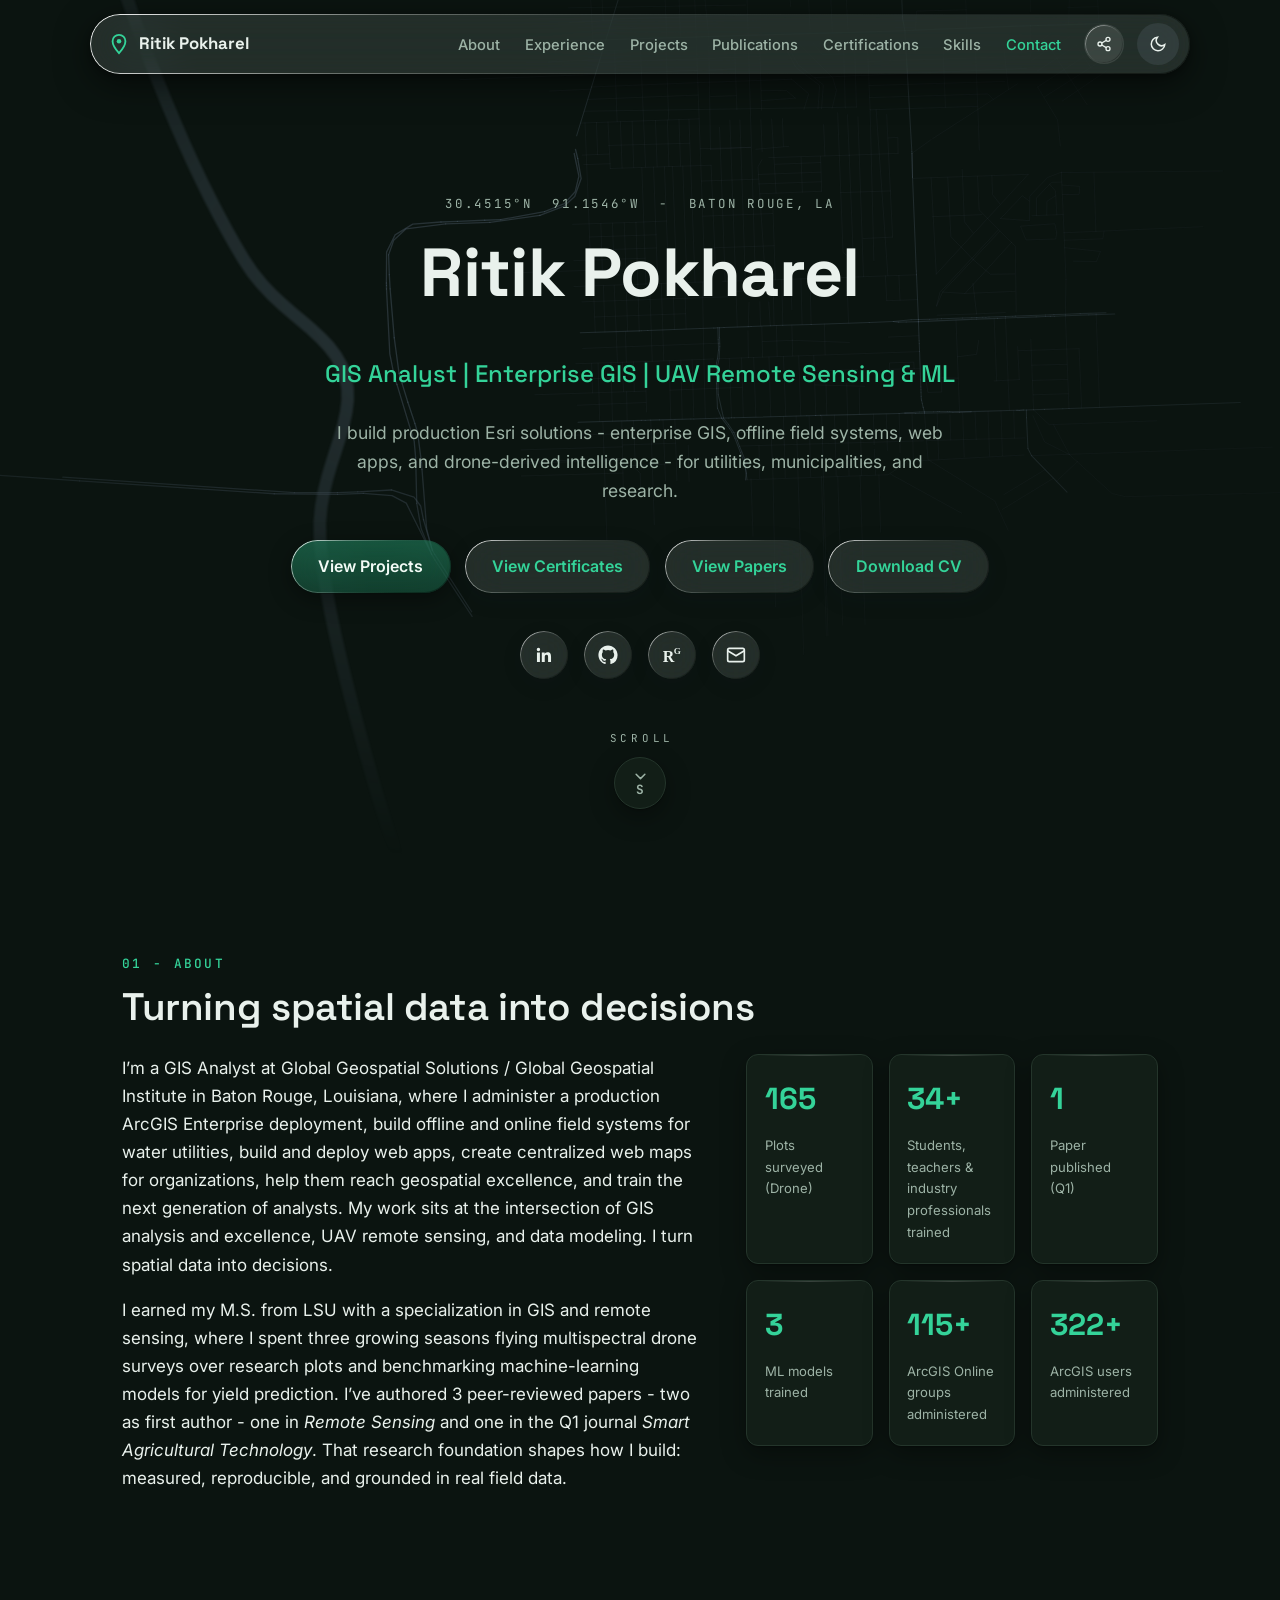
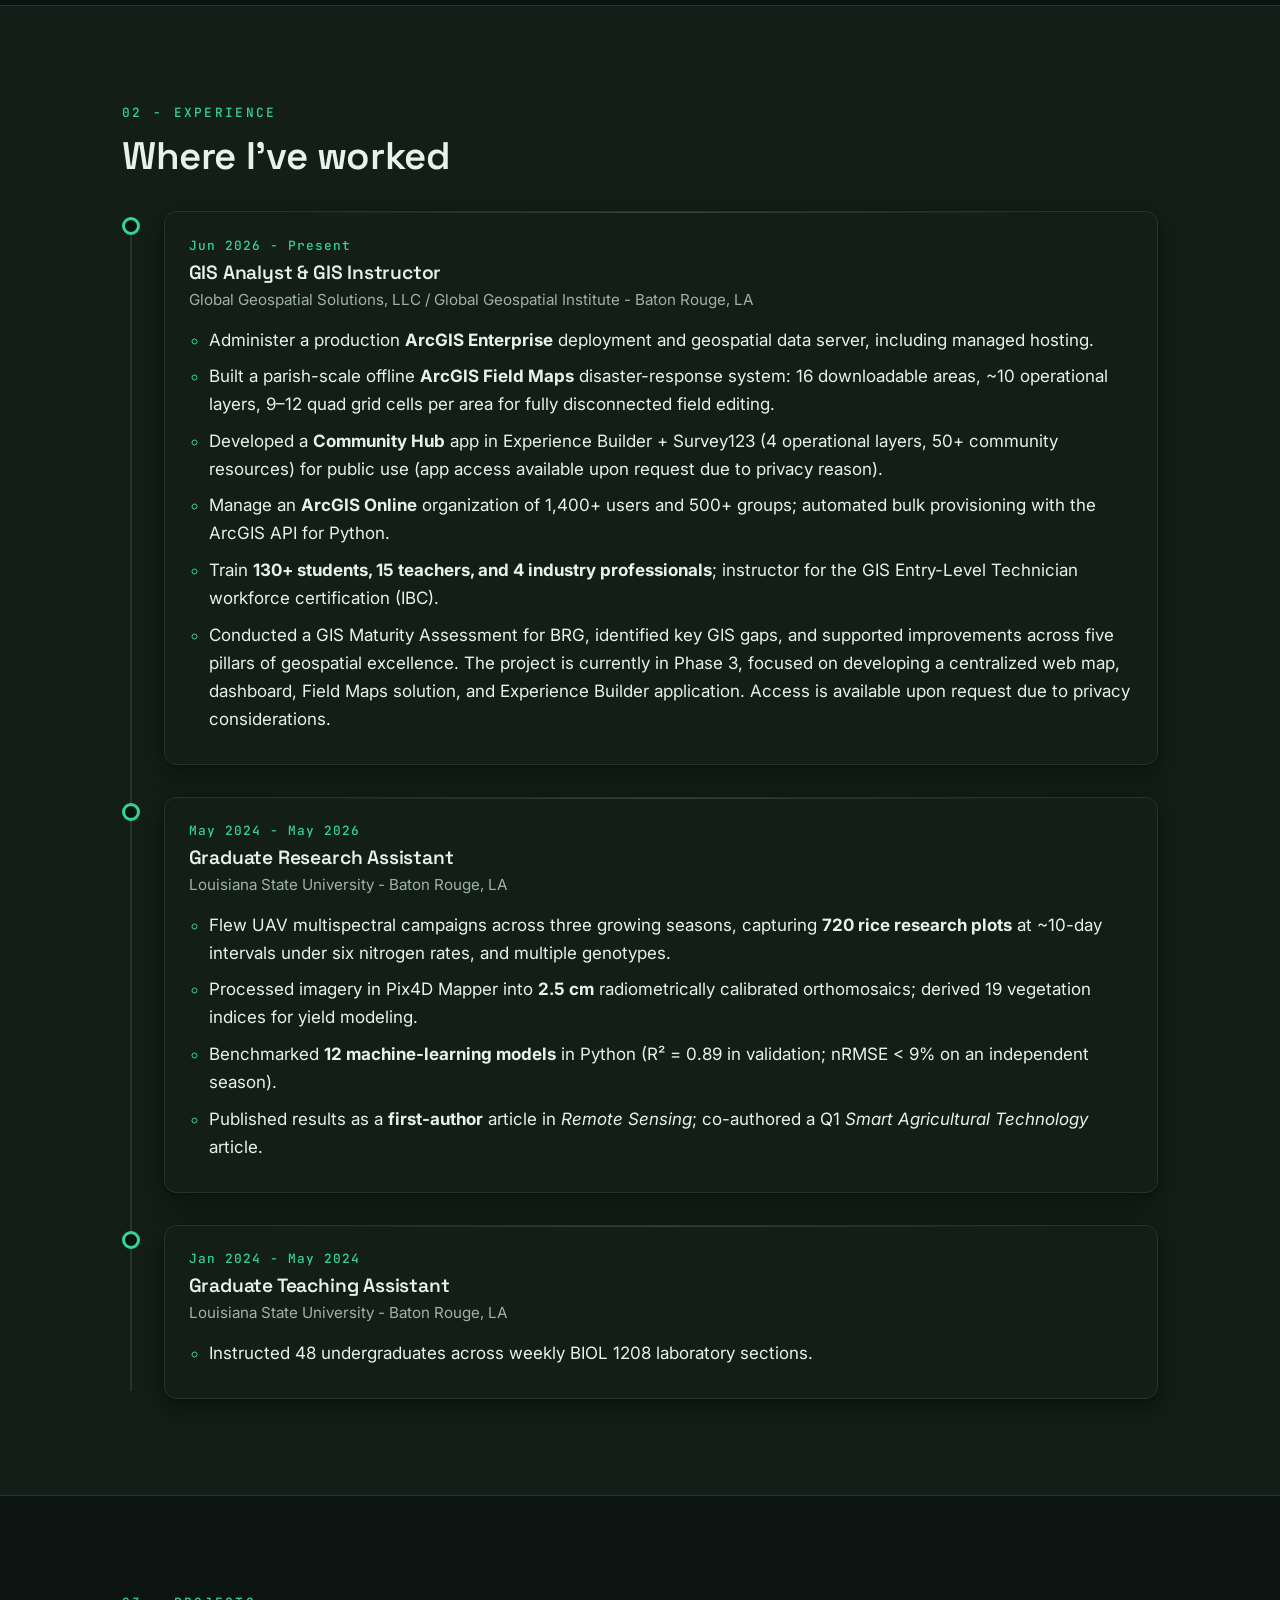
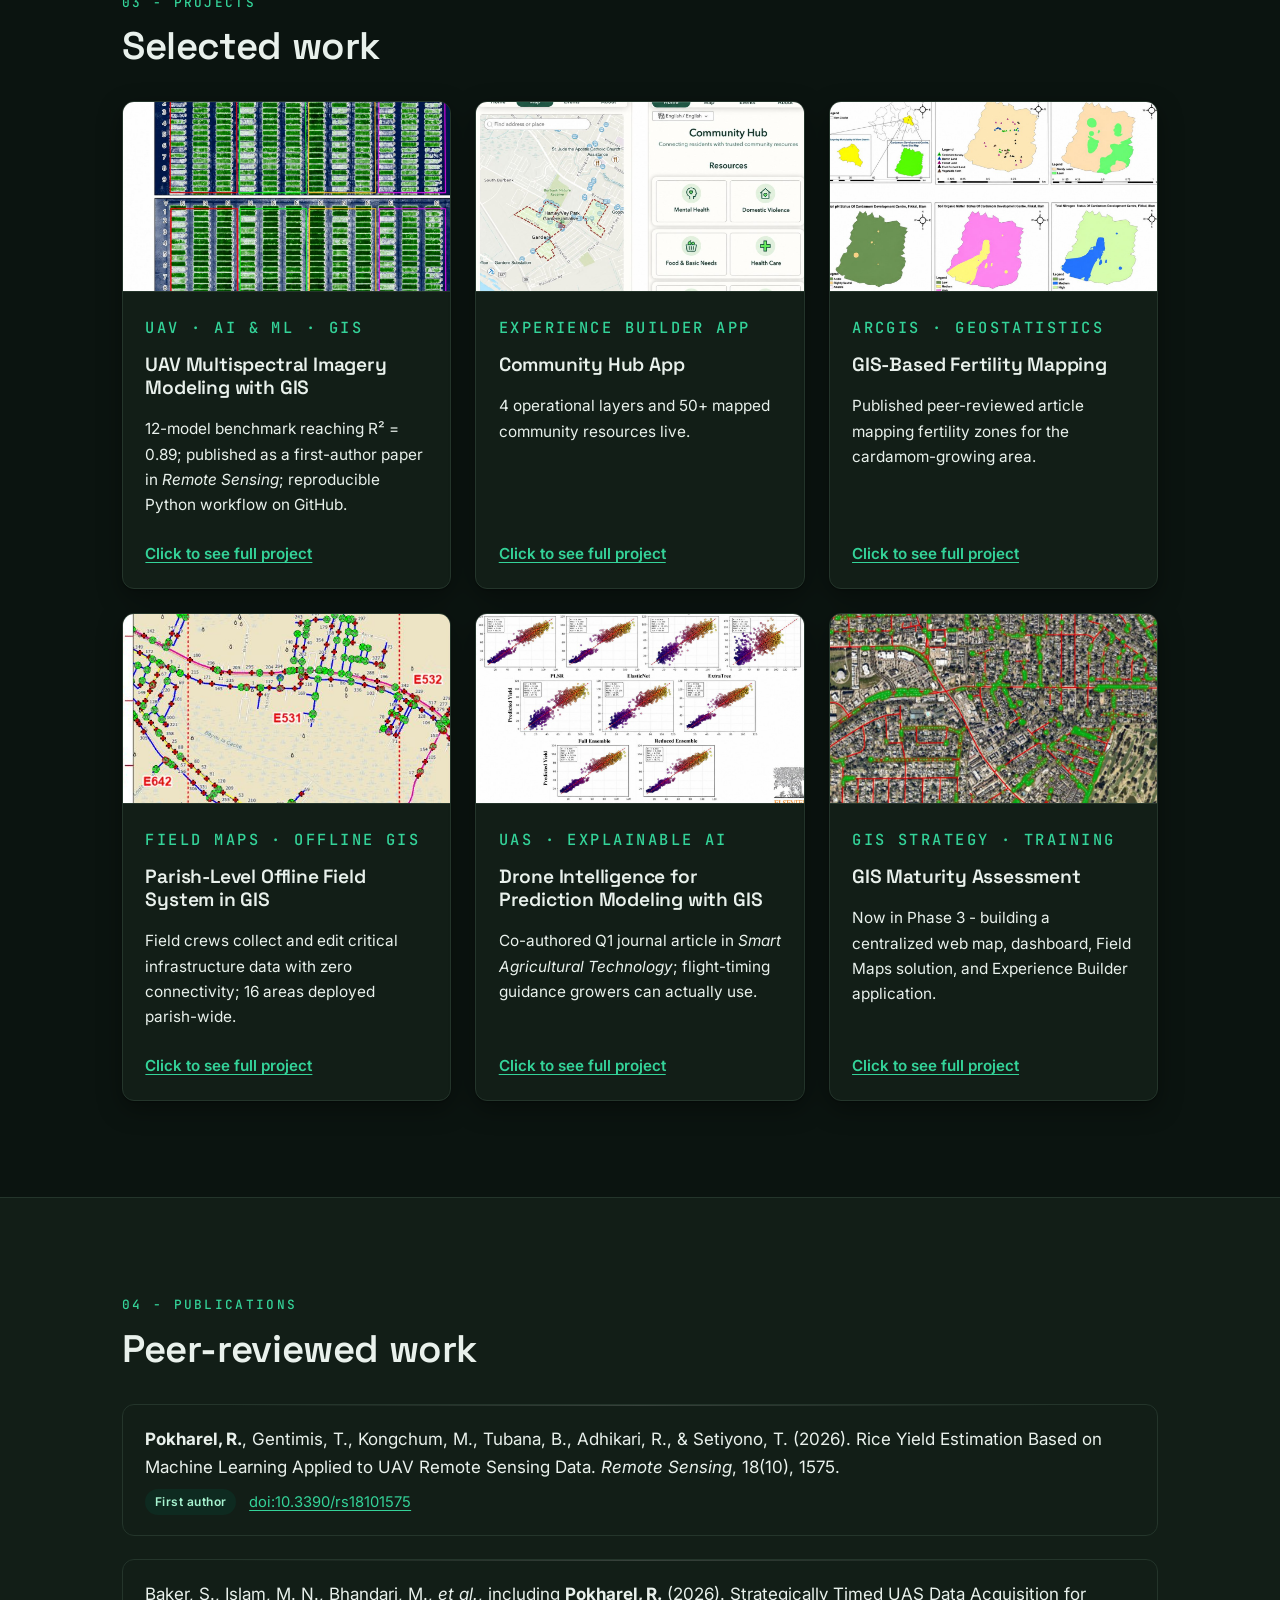
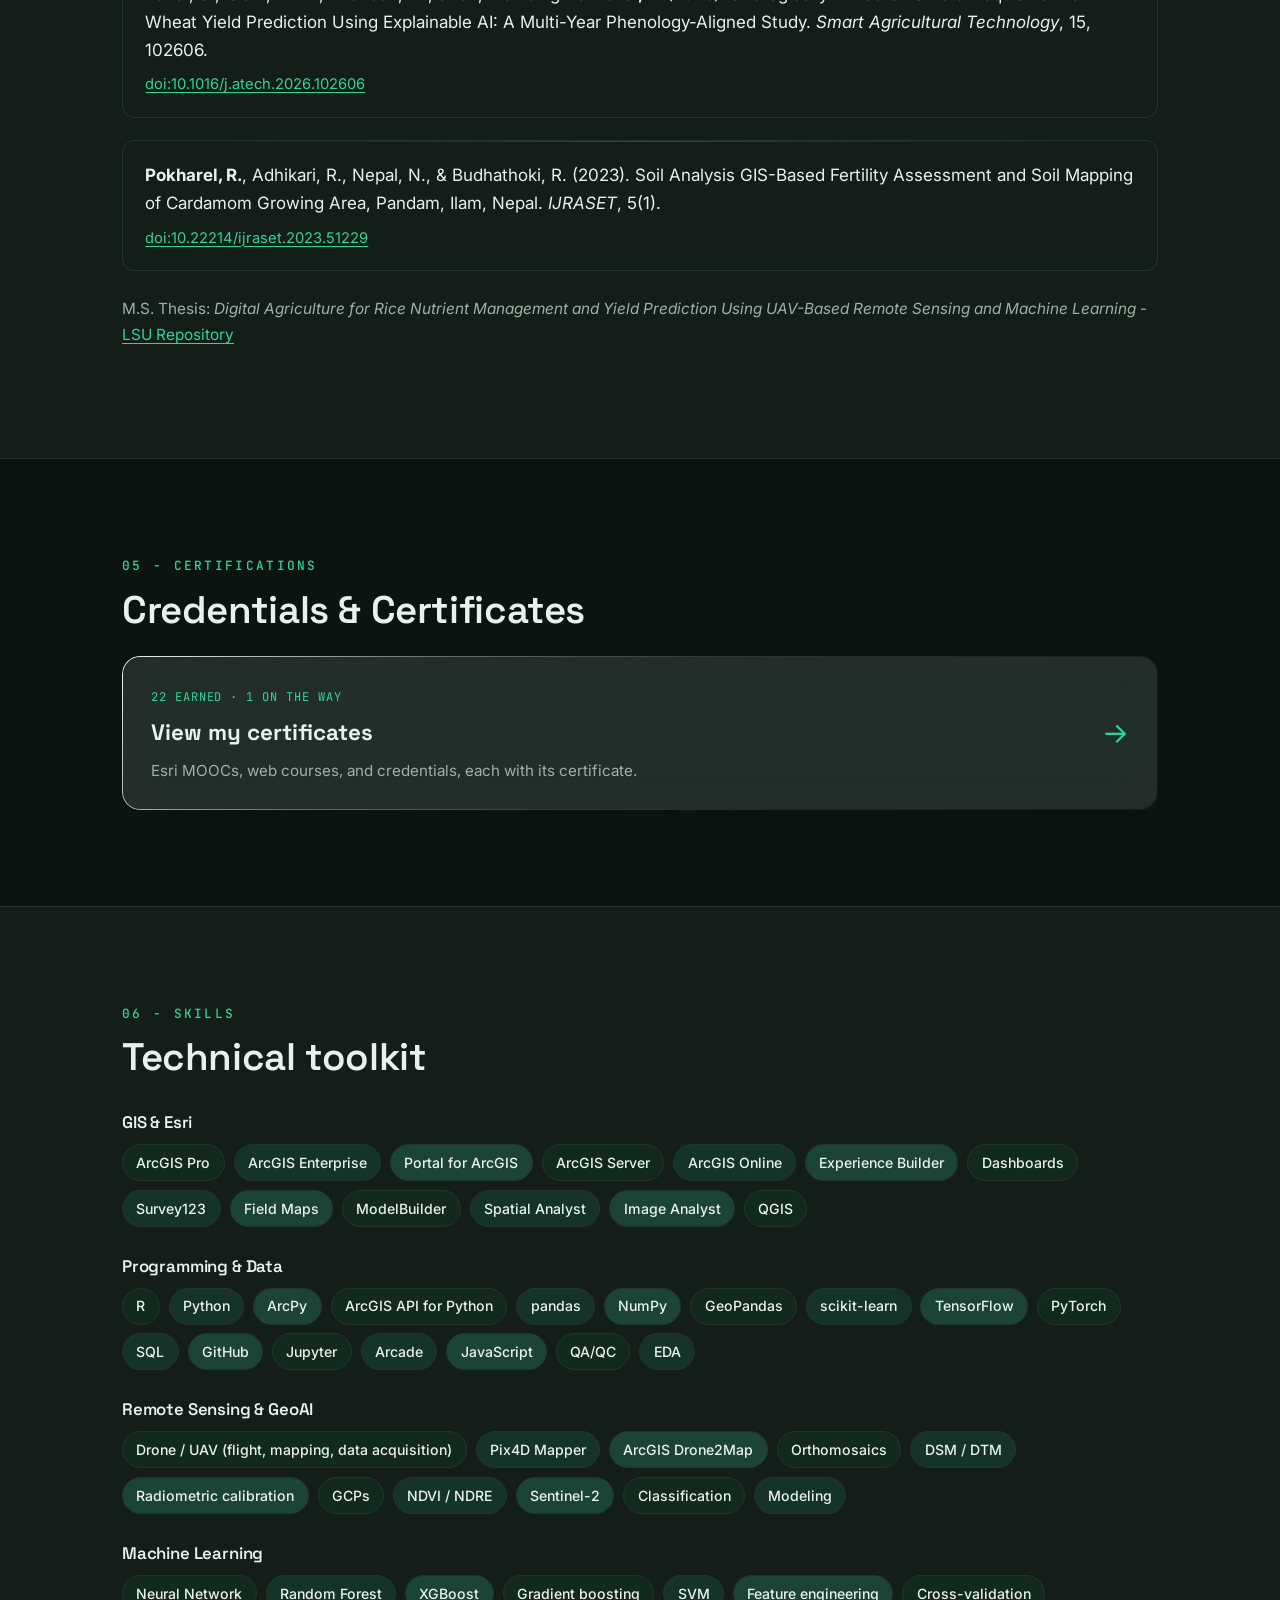
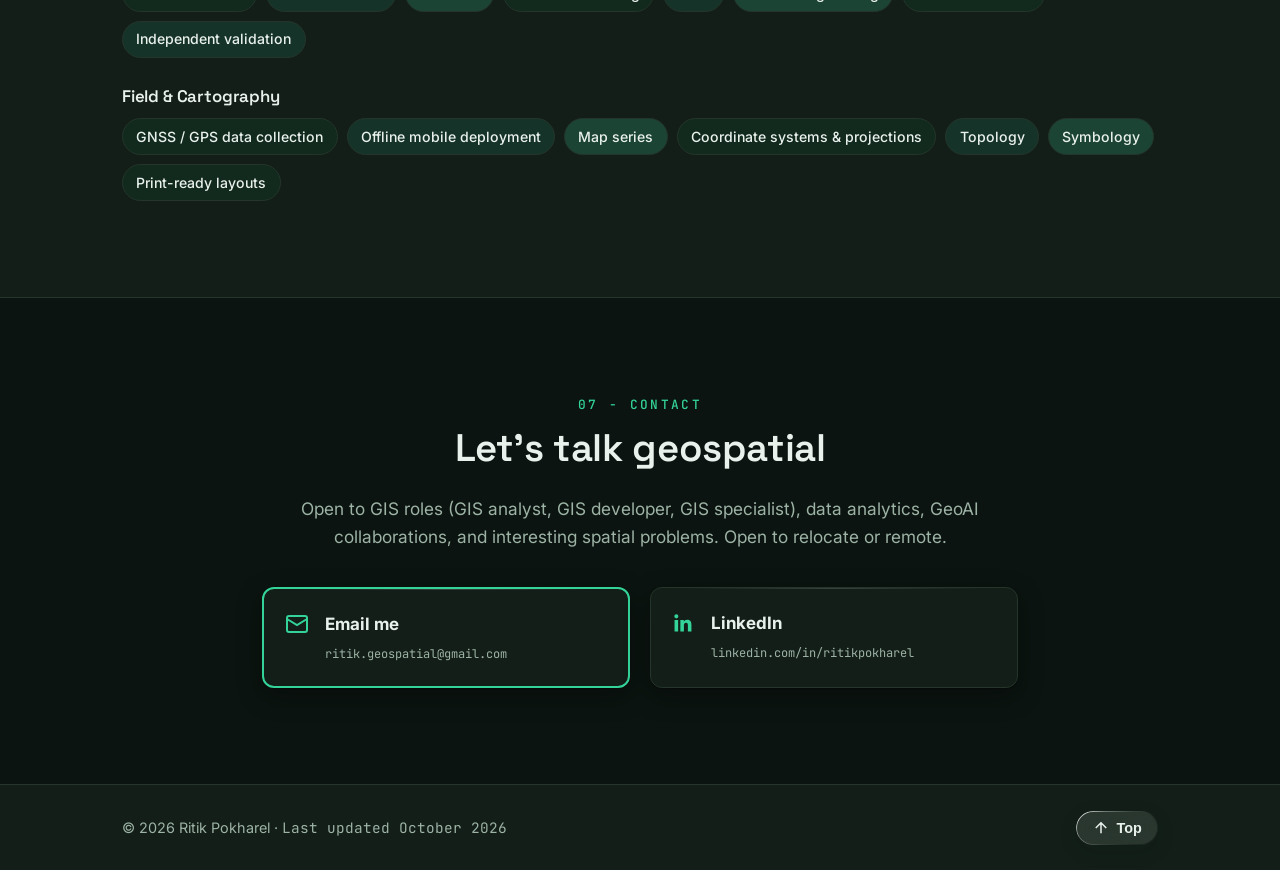
<file: index.html>
<!DOCTYPE html>
<html lang="en" data-theme="dark">
<head>
  <meta charset="UTF-8">
  <meta name="viewport" content="width=device-width, initial-scale=1.0">
  <title>Ritik Pokharel - GIS Analyst | Enterprise GIS | UAV Remote Sensing & ML</title>
  <meta name="description" content="Ritik Pokharel is a GIS Analyst in Baton Rouge, LA delivering production Esri solutions: ArcGIS Enterprise administration, offline field systems, web apps, UAV remote sensing, and machine learning for utilities, municipalities, and research.">
  <link rel="canonical" href="https://ritikpokharel21.github.io/">
  <meta name="robots" content="index, follow">
  <meta name="theme-color" content="#F8FAFC" media="(prefers-color-scheme: light)">
  <meta name="theme-color" content="#0B1410" media="(prefers-color-scheme: dark)">

  <!-- Open Graph -->
  <meta property="og:type" content="website">
  <meta property="og:title" content="Ritik Pokharel - GIS Analyst">
  <meta property="og:description" content="Enterprise GIS | UAV Remote Sensing &amp; ML. Production Esri solutions for utilities, municipalities, and research.">
  <meta property="og:url" content="https://ritikpokharel21.github.io/">
  <meta property="og:site_name" content="Ritik Pokharel - GIS Analyst">

  <!-- Twitter -->
  <meta name="twitter:card" content="summary">
  <meta name="twitter:title" content="Ritik Pokharel - GIS Analyst">
  <meta name="twitter:description" content="Enterprise GIS | UAV Remote Sensing &amp; ML. Based in Baton Rouge, LA.">

  <link rel="icon" type="image/svg+xml" href="favicon.svg">

  <link rel="preconnect" href="https://fonts.googleapis.com">
  <link rel="preconnect" href="https://fonts.gstatic.com" crossorigin>
  <link href="https://fonts.googleapis.com/css2?family=Space+Grotesk:wght@500;600;700&family=Inter:wght@400;500;600&family=JetBrains+Mono:wght@400;500&display=swap" rel="stylesheet">

  <link rel="stylesheet" href="assets/css/style.css">

  <script type="application/ld+json">
  {
    "@context": "https://schema.org",
    "@type": "Person",
    "name": "Ritik Pokharel",
    "jobTitle": "GIS Analyst",
    "address": {
      "@type": "PostalAddress",
      "addressLocality": "Baton Rouge",
      "addressRegion": "LA",
      "addressCountry": "US"
    },
    "email": "mailto:ritik.geospatial@gmail.com",
    "url": "https://ritikpokharel21.github.io/",
    "sameAs": [
      "https://www.linkedin.com/in/ritikpokharel",
      "https://github.com/ritikpokharel21"
    ],
    "knowsAbout": ["GIS", "ArcGIS Pro", "ArcGIS Enterprise", "Remote Sensing", "UAV Mapping", "Machine Learning", "GeoAI", "Python", "Spatial Analysis"]
  }
  </script>
</head>
<body>
  <!-- Fixed real-street map backdrop: downtown Baton Rouge (OpenStreetMap), whisper-faint -->
  <div class="map-backdrop">
    <svg viewBox="0 0 9645 11654" preserveAspectRatio="xMidYMid slice" aria-hidden="true" focusable="false">
<!-- Street geometry: real OpenStreetMap data, downtown Baton Rouge (simplified). Interstates I-10/I-110 included. River band: stylized, approximate course. -->
<g transform="translate(108.1,521.1)">
<g class="br-river" fill="none" stroke-linecap="round" stroke-linejoin="round">
<path d="M191.9,-221.1 L229.0,-101.1 L275.4,52.5 L329.9,234.0 L390.9,438.1 L457.4,659.0 L527.8,891.2 L600.9,1129.2 L675.3,1367.4 L749.7,1600.2 L822.8,1822.1 L893.2,2027.5 L959.6,2210.8 L1023.6,2378.5 L1087.5,2540.9 L1151.5,2697.9 L1215.5,2849.5 L1279.5,2995.7 L1343.4,3136.6 L1407.4,3272.1 L1471.4,3402.2 L1535.3,3526.9 L1599.3,3646.3 L1663.3,3760.3 L1727.3,3868.9 L1794.3,3968.6 L1866.3,4057.2 L1941.7,4136.6 L2018.7,4208.7 L2095.7,4275.4 L2171.1,4338.7 L2243.1,4400.4 L2310.1,4462.5 L2370.5,4527.0 L2422.5,4595.6 L2464.6,4670.4 L2494.9,4753.2 L2510.7,4841.2 L2511.8,4930.3 L2500.9,5020.9 L2480.7,5113.5 L2453.8,5208.4 L2423.0,5305.9 L2390.8,5406.5 L2359.9,5510.6 L2333.0,5618.5 L2312.8,5730.7 L2301.9,5847.4 L2303.0,5969.2 L2314.2,6097.5 L2331.4,6233.2 L2354.0,6375.0 L2381.2,6521.9 L2412.4,6672.5 L2447.0,6825.8 L2484.2,6980.7 L2523.4,7136.0 L2563.9,7290.5 L2605.1,7443.0 L2646.3,7592.5 L2686.9,7737.8 L2728.1,7880.5 L2771.7,8023.1 L2817.3,8165.3 L2864.6,8306.9 L2913.1,8447.7 L2962.7,8587.6 L3013.0,8726.3 L3063.6,8863.7 L3114.2,8999.5 L3164.4,9133.6 L3214.0,9265.8 L3262.6,9395.9 L3312.4,9528.0 L3365.2,9664.8 L3420.0,9804.4 L3475.8,9944.5 L3531.7,10083.1 L3586.5,10218.0 L3639.3,10347.2 L3689.1,10468.5 L3734.9,10579.9 L3775.7,10679.1 L3810.5,10764.2 L3838.4,10832.9"/>
</g>
<g class="br-interstate" fill="none" stroke-linecap="round" stroke-linejoin="round">
<path d="M2587.7,5620.9 L2434.4,5627.0"/>
<path d="M3149.8,6062.4 L3107.2,5902.9 L3071.7,5451.7"/>
<path d="M3149.8,6062.4 L3083.1,5831.5"/>
<path d="M2883.4,4813.3 L3009.8,5231.8"/>
<path d="M3032.1,5707.5 L3065.3,5899.3 L3144.5,6091.5"/>
<path d="M3144.5,6091.5 L3169.2,6134.7"/>
<path d="M4218.7,3071.7 L4254.1,3241.7 L4225.8,3360.4 L4144.1,3449.1 L3995.2,3509.6"/>
<path d="M2820.1,3835.7 L2858.4,3726.0 L2951.9,3639.3 L3250.1,3602.2"/>
<path d="M3544.4,3574.6 L3338.8,3583.5"/>
<path d="M3665.2,3570.0 L3544.4,3574.6"/>
<path d="M3018.2,5105.9 L2965.1,4945.7"/>
<path d="M2804.1,4066.2 L2804.3,4092.6"/>
<path d="M3083.1,5831.5 L3061.6,5727.8 L3011.4,5660.6 L2840.5,5607.1"/>
<path d="M3214.7,3588.0 L3002.1,3603.6 L2869.1,3684.7 L2805.0,3814.8 L2803.5,4047.8"/>
<path d="M2831.4,4091.3 L2825.3,3984.4"/>
<path d="M3039.1,5176.1 L3018.2,5105.9"/>
<path d="M3067.6,5400.7 L3039.1,5176.1"/>
<path d="M2629.0,5632.4 L2846.0,5650.0 L2953.0,5706.3 L3144.5,6091.5"/>
<path d="M2825.3,3984.4 L2820.1,3835.7"/>
<path d="M2862.5,4459.9 L2831.4,4091.3"/>
<path d="M1958.4,5635.8 L2435.1,5639.8"/>
<path d="M3166.5,6091.2 L3149.8,6062.4"/>
<path d="M-195.4,5491.5 L491.3,5539.1"/>
<path d="M3338.8,3583.5 L3214.7,3588.0"/>
<path d="M3960.1,3538.6 L4141.8,3468.7 L4222.5,3396.4 L4271.0,3260.7 L4244.9,3108.3"/>
<path d="M3445.9,6524.7 L3166.5,6091.2"/>
<path d="M2840.5,5607.1 L2587.7,5620.9"/>
<path d="M3012.6,5237.3 L3024.0,5364.9"/>
<path d="M3169.2,6134.7 L3449.2,6559.2"/>
<path d="M2435.1,5639.8 L2629.0,5632.4"/>
<path d="M2109.8,5627.2 L365.4,5510.9"/>
<path d="M2804.3,4092.6 L2829.2,4581.1 L2868.2,4777.0"/>
<path d="M491.3,5539.1 L1958.4,5635.8"/>
<path d="M4244.9,3108.3 L4228.5,3041.7"/>
<path d="M2803.5,4047.8 L2804.1,4066.2"/>
<path d="M2965.1,4945.7 L2922.6,4807.7"/>
<path d="M2868.2,4777.0 L2883.4,4813.3"/>
<path d="M3024.0,5364.9 L3025.6,5429.6"/>
<path d="M2899.0,4729.8 L2862.5,4459.9"/>
<path d="M2922.6,4807.7 L2899.0,4729.8"/>
<path d="M3071.7,5451.7 L3067.6,5400.7"/>
<path d="M3025.6,5429.6 L3032.1,5707.5"/>
<path d="M3250.1,3602.2 L3583.4,3590.1"/>
<path d="M3583.4,3590.1 L3960.1,3538.6"/>
<path d="M3995.2,3509.6 L3665.2,3570.0"/>
<path d="M2434.4,5627.0 L2109.8,5627.2"/>
</g>
<g class="br-arterial" fill="none" stroke-linecap="round" stroke-linejoin="round">
<path d="M4457.5,2215.3 L4467.7,2181.8"/>
<path d="M6821.0,4564.4 L6828.7,4777.7"/>
<path d="M6817.7,4482.9 L6812.3,4338.7"/>
<path d="M6710.5,2146.1 L6693.4,2057.8"/>
<path d="M7626.8,5062.8 L7637.6,5294.6"/>
<path d="M4255.6,1855.9 L4572.3,1840.7"/>
<path d="M6442.2,4344.6 L6622.6,4337.2"/>
<path d="M6003.7,4359.8 L6442.2,4344.6"/>
<path d="M4862.1,5078.8 L5097.9,5072.4"/>
<path d="M6762.8,3056.6 L6710.5,2146.1"/>
<path d="M6796.2,3957.2 L6767.9,3249.9"/>
<path d="M7946.8,4993.6 L9237.1,4947.6"/>
<path d="M6767.9,3249.9 L6763.7,3070.6"/>
<path d="M6763.7,3070.6 L6767.9,3249.9"/>
<path d="M6763.7,3070.6 L6762.8,3056.6"/>
<path d="M5291.8,4840.1 L5298.2,4990.4"/>
<path d="M5302.6,4841.2 L5299.8,4668.4"/>
<path d="M5520.5,5529.0 L5500.1,5366.5"/>
<path d="M6833.1,4901.8 L6833.8,4921.0"/>
<path d="M6841.1,4953.6 L6847.5,4982.8"/>
<path d="M6832.0,4870.1 L6833.1,4901.8"/>
<path d="M6830.6,4830.4 L6831.2,4849.4"/>
<path d="M6828.7,4777.7 L6830.6,4830.4"/>
<path d="M7664.5,5348.3 L7932.2,5623.2"/>
<path d="M6693.4,2057.8 L6692.4,2041.7"/>
<path d="M6692.4,2041.7 L6639.3,649.3"/>
<path d="M4773.2,4405.8 L5267.9,4386.7"/>
<path d="M7048.3,5015.8 L7030.3,5015.7"/>
<path d="M7209.1,5016.7 L7553.8,5005.7"/>
<path d="M7030.3,5015.7 L6971.2,5016.2"/>
<path d="M6925.8,5017.2 L6857.2,5018.7"/>
<path d="M5429.7,5218.3 L5471.2,5325.0"/>
<path d="M6812.3,4338.7 L7251.6,4319.8"/>
<path d="M6896.4,4320.0 L6812.1,4322.0"/>
<path d="M6757.3,4324.8 L6622.6,4337.2"/>
<path d="M6719.9,4340.8 L6812.3,4338.7"/>
<path d="M6812.3,4338.7 L6812.1,4322.0"/>
<path d="M6812.1,4322.0 L6797.9,3985.6"/>
<path d="M4247.6,5096.8 L4724.5,5082.5"/>
<path d="M4236.6,2938.5 L4349.6,2570.3"/>
<path d="M4572.3,1840.7 L4730.4,1322.2"/>
<path d="M7769.8,4288.4 L7542.8,4297.0"/>
<path d="M7468.5,4311.6 L7699.7,4302.9"/>
<path d="M6074.7,5044.9 L6666.8,5030.4"/>
<path d="M5448.2,5235.4 L5421.9,5174.1"/>
<path d="M5347.5,4383.4 L5530.2,4376.1"/>
<path d="M5310.3,4618.4 L5315.7,4527.0"/>
<path d="M5306.2,4551.7 L5297.7,4618.8"/>
<path d="M4758.1,5081.7 L4795.4,5080.7"/>
<path d="M4751.8,5081.7 L4758.1,5081.7"/>
<path d="M7900.6,4995.1 L7946.8,4993.6"/>
<path d="M7762.8,5000.0 L7900.6,4995.1"/>
<path d="M7678.3,5002.4 L7762.8,5000.0"/>
<path d="M7625.8,5003.9 L7626.8,5062.8"/>
<path d="M5232.2,2190.4 L5181.6,2192.0"/>
<path d="M5181.6,2192.0 L5137.4,2193.6"/>
<path d="M6710.5,2146.1 L5232.2,2190.4"/>
<path d="M6857.9,5029.1 L7072.3,5023.7"/>
<path d="M6818.7,5019.4 L6710.8,5028.1"/>
<path d="M7209.1,5016.7 L7048.3,5015.8"/>
<path d="M6857.2,5018.7 L6818.7,5019.4"/>
<path d="M6710.8,5028.1 L6791.6,5031.1"/>
<path d="M6791.6,5031.1 L6857.9,5029.1"/>
<path d="M7122.7,5022.3 L7209.1,5016.7"/>
<path d="M7072.3,5023.7 L7122.7,5022.3"/>
<path d="M6971.2,5016.2 L6958.6,5016.4"/>
<path d="M6958.6,5016.4 L6925.8,5017.2"/>
<path d="M7606.9,5004.5 L7625.8,5003.9"/>
<path d="M7606.9,5004.5 L7553.8,5005.7"/>
<path d="M7571.7,5008.3 L7606.9,5004.5"/>
<path d="M7553.8,5005.7 L7571.7,5008.3"/>
<path d="M5515.0,5480.6 L5508.9,5531.2"/>
<path d="M5383.6,5064.3 L5403.7,5063.6"/>
<path d="M5403.7,5063.6 L5423.5,5063.1"/>
<path d="M5379.8,5111.7 L5344.1,5065.3"/>
<path d="M5344.1,5065.3 L5383.6,5064.3"/>
<path d="M5421.9,5174.1 L5379.8,5111.7"/>
<path d="M5500.1,5366.5 L5481.9,5321.0"/>
<path d="M5481.9,5321.0 L5464.8,5278.6"/>
<path d="M5464.8,5278.6 L5448.2,5235.4"/>
<path d="M5344.1,5065.3 L5304.3,4889.4"/>
<path d="M5304.3,4889.4 L5302.6,4841.2"/>
<path d="M5299.8,4668.4 L5310.3,4618.4"/>
<path d="M5137.4,2193.6 L4457.5,2215.3"/>
<path d="M5313.9,4459.6 L5312.2,4384.8"/>
<path d="M5300.8,4385.3 L5303.5,4474.2"/>
<path d="M5303.5,4474.2 L5304.6,4501.3"/>
<path d="M5315.2,4500.8 L5313.9,4459.6"/>
<path d="M5315.7,4527.0 L5315.2,4500.8"/>
<path d="M5304.6,4501.3 L5306.2,4551.7"/>
<path d="M5291.6,4649.9 L5291.1,4807.4"/>
<path d="M5291.1,4807.4 L5291.8,4840.1"/>
<path d="M5407.5,5172.0 L5429.7,5218.3"/>
<path d="M5388.9,5143.7 L5407.5,5172.0"/>
<path d="M5471.2,5325.0 L5503.5,5408.7"/>
<path d="M5503.5,5408.7 L5515.0,5480.6"/>
<path d="M8225.7,4271.4 L8031.1,4278.5"/>
<path d="M7919.8,4282.9 L7833.5,4285.9"/>
<path d="M7833.5,4285.9 L7769.8,4288.4"/>
<path d="M8031.1,4278.5 L7919.8,4282.9"/>
<path d="M7468.1,4299.8 L7344.3,4304.4"/>
<path d="M7523.4,4297.7 L7468.1,4299.8"/>
<path d="M7542.8,4297.0 L7523.4,4297.7"/>
<path d="M7344.3,4304.4 L7320.7,4305.3"/>
<path d="M7297.3,4306.2 L7252.0,4307.9"/>
<path d="M7320.7,4305.3 L7297.3,4306.2"/>
<path d="M7252.0,4307.9 L7215.2,4309.3"/>
<path d="M7215.2,4309.3 L7144.7,4311.9"/>
<path d="M7144.7,4311.9 L6986.6,4317.5"/>
<path d="M6986.6,4317.5 L6953.4,4318.7"/>
<path d="M6953.4,4318.7 L6896.4,4320.0"/>
<path d="M6812.1,4322.0 L6757.3,4324.8"/>
<path d="M5329.9,5065.9 L5388.9,5143.7"/>
<path d="M5298.2,4990.4 L5329.9,5065.9"/>
<path d="M5790.5,4366.3 L6003.7,4359.8"/>
<path d="M6857.2,5018.7 L6857.9,5029.1"/>
<path d="M5300.8,4385.3 L5312.2,4384.8"/>
<path d="M4264.1,4422.9 L4708.4,4408.2"/>
<path d="M4708.4,4408.2 L4723.7,4407.6"/>
<path d="M5696.3,4369.8 L5790.5,4366.3"/>
<path d="M5551.3,4375.3 L5696.3,4369.8"/>
<path d="M5530.2,4376.1 L5551.3,4375.3"/>
<path d="M6622.6,4337.2 L6661.7,4342.4"/>
<path d="M6661.7,4342.4 L6719.9,4340.8"/>
<path d="M7408.3,4314.0 L7468.5,4311.6"/>
<path d="M7838.9,4297.8 L7920.0,4294.7"/>
<path d="M7699.7,4302.9 L7770.1,4300.6"/>
<path d="M7770.1,4300.6 L7806.7,4298.9"/>
<path d="M7806.7,4298.9 L7838.9,4297.8"/>
<path d="M7920.0,4294.7 L8097.1,4287.8"/>
<path d="M8097.1,4287.8 L8151.3,4285.9"/>
<path d="M8151.3,4285.9 L8292.1,4280.7"/>
<path d="M7251.6,4319.8 L7408.3,4314.0"/>
<path d="M6666.8,5030.4 L6710.8,5028.1"/>
<path d="M7625.8,5003.9 L7678.3,5002.4"/>
<path d="M5297.7,4618.8 L5291.6,4649.9"/>
<path d="M4457.5,2215.3 L4421.7,2216.1"/>
<path d="M4349.6,2570.3 L4446.2,2252.0"/>
<path d="M5267.9,4386.7 L5279.2,4386.2"/>
<path d="M5279.2,4386.2 L5300.8,4385.3"/>
<path d="M5312.2,4384.8 L5347.5,4383.4"/>
<path d="M4723.7,4407.6 L4773.2,4405.8"/>
<path d="M4446.2,2252.0 L4457.5,2215.3"/>
<path d="M4421.7,2216.1 L4015.2,2227.7"/>
<path d="M4467.7,2181.8 L4572.3,1840.7"/>
<path d="M5293.9,5067.2 L5329.9,5065.9"/>
<path d="M5329.9,5065.9 L5344.1,5065.3"/>
<path d="M6831.2,4849.4 L6832.0,4870.1"/>
<path d="M6848.1,4985.4 L6857.2,5018.7"/>
<path d="M6833.8,4921.0 L6836.3,4932.1"/>
<path d="M6836.3,4932.1 L6841.1,4953.6"/>
<path d="M8221.9,2093.3 L7714.3,2107.2"/>
<path d="M7714.3,2107.2 L7657.4,2109.0"/>
<path d="M7657.4,2109.0 L7600.6,2110.7"/>
<path d="M6797.9,3985.6 L6796.2,3957.2"/>
<path d="M7600.6,2110.7 L6771.8,2142.7"/>
<path d="M6771.8,2142.7 L6710.5,2146.1"/>
<path d="M4795.4,5080.7 L4862.1,5078.8"/>
<path d="M4724.5,5082.5 L4751.8,5081.7"/>
<path d="M5120.2,5071.9 L5293.9,5067.2"/>
<path d="M5097.9,5072.4 L5120.2,5071.9"/>
<path d="M5423.5,5063.1 L5971.9,5047.8"/>
<path d="M5971.9,5047.8 L6036.2,5045.8"/>
<path d="M6039.3,5045.7 L6074.7,5044.9"/>
<path d="M6036.2,5045.8 L6039.3,5045.7"/>
<path d="M7637.6,5294.6 L7664.5,5348.3"/>
<path d="M6821.0,4564.4 L6818.6,4504.5"/>
<path d="M6818.6,4504.5 L6817.7,4482.9"/>
<path d="M6847.5,4982.8 L6848.1,4985.4"/>
</g>
<g class="br-minor" fill="none" stroke-linecap="round" stroke-linejoin="round">
<path d="M3680.1,4791.0 L4530.5,4762.8"/>
<path d="M8013.4,5389.7 L7853.3,5542.2"/>
<path d="M8023.0,4542.7 L8042.2,4990.2"/>
<path d="M7177.2,2123.5 L7139.3,1204.0"/>
<path d="M4652.8,5423.2 L4715.8,5479.2 L4718.1,5597.4 L4630.3,5670.4"/>
<path d="M5996.6,2165.1 L5955.1,1259.7"/>
<path d="M7468.5,4311.6 L7497.8,5007.2"/>
<path d="M6952.8,4290.2 L7250.5,4280.2"/>
<path d="M5202.1,4039.2 L4216.8,4074.3"/>
<path d="M7909.5,3669.1 L8956.1,3623.1"/>
<path d="M5938.0,3362.5 L5928.0,3098.0"/>
<path d="M7944.9,2099.8 L7964.8,1187.8"/>
<path d="M5530.2,4376.1 L5535.9,4193.5"/>
<path d="M4336.6,3700.9 L4836.3,3684.0"/>
<path d="M6429.3,2285.9 L7659.6,2247.8"/>
<path d="M4023.0,2381.4 L4412.0,2364.6"/>
<path d="M4405.5,2386.6 L5618.9,2339.8"/>
<path d="M6018.4,2241.6 L6088.4,2325.8 L6249.0,2322.0"/>
<path d="M7560.1,4526.1 L7572.5,4775.2"/>
<path d="M5272.3,3782.2 L5724.3,3766.5"/>
<path d="M6395.6,3712.4 L6617.6,3701.7"/>
<path d="M5022.3,4629.2 L5032.5,5074.2"/>
<path d="M6163.7,2159.8 L6123.3,1254.1"/>
<path d="M7444.3,5754.3 L7830.4,5518.5"/>
<path d="M4665.7,5084.4 L4678.7,5420.6"/>
<path d="M7260.1,2736.0 L7240.7,2260.4"/>
<path d="M4241.3,4968.6 L4759.1,4948.0"/>
<path d="M7889.4,3215.6 L9105.5,3203.3"/>
<path d="M6090.2,5258.4 L6096.0,5505.9"/>
<path d="M6116.1,4811.7 L6122.1,5043.7"/>
<path d="M4893.5,4633.8 L4875.2,4051.8"/>
<path d="M6764.0,5031.9 L6774.5,5386.9"/>
<path d="M5724.6,4368.6 L5717.5,4024.9"/>
<path d="M6375.5,5143.0 L6384.6,5498.4"/>
<path d="M6372.9,5498.4 L6410.2,6620.5"/>
<path d="M7951.3,5341.5 L8270.8,5633.7 L8373.3,5657.8 L10274.9,5608.1"/>
<path d="M4667.1,3178.8 L4655.2,2829.9"/>
<path d="M4698.1,4057.9 L4683.7,3590.2"/>
<path d="M5078.1,5269.3 L5084.3,5543.6"/>
<path d="M4939.2,4855.1 L5484.8,4833.5"/>
<path d="M4756.5,3174.7 L4715.6,2237.8"/>
<path d="M4759.3,4055.9 L4728.1,3176.4"/>
<path d="M6322.7,3877.3 L6290.7,3084.4"/>
<path d="M5696.3,4369.8 L5684.3,4190.3"/>
<path d="M4847.8,4052.3 L4816.6,3173.6"/>
<path d="M4843.5,3172.7 L4830.8,2822.8"/>
<path d="M5739.6,3369.1 L5706.3,2812.1"/>
<path d="M5734.3,4024.2 L5713.8,3423.1"/>
<path d="M5790.5,4366.3 L5782.8,4022.5"/>
<path d="M7530.2,5006.2 L7535.8,5216.9"/>
<path d="M7678.3,5002.4 L7798.2,5115.3 L8607.3,5085.9"/>
<path d="M6448.3,2742.5 L6429.3,2285.9"/>
<path d="M7426.1,3451.8 L7371.3,3381.8 L7365.5,3238.0"/>
<path d="M4478.0,3011.0 L5088.9,2994.5"/>
<path d="M4349.8,4653.0 L4356.5,4875.0"/>
<path d="M6398.3,4000.1 L6356.6,2795.5"/>
<path d="M6946.9,3980.5 L6908.1,3254.3"/>
<path d="M6322.7,3877.3 L6244.6,3817.2 L6203.8,2764.9"/>
<path d="M4490.3,3184.7 L5250.0,3160.1"/>
<path d="M6476.6,3879.8 L6448.3,2742.5"/>
<path d="M4034.2,2600.9 L4344.6,2586.8"/>
<path d="M6659.2,3070.7 L6657.2,2950.1 L6582.9,2954.2"/>
<path d="M6582.1,3992.6 L6493.8,2741.1"/>
<path d="M6573.9,4181.0 L6563.5,3993.1"/>
<path d="M5067.7,4044.8 L5036.7,3165.9"/>
<path d="M5019.1,2196.1 L5008.5,1902.4"/>
<path d="M7920.0,4294.7 L7946.8,4993.6"/>
<path d="M4430.6,3947.4 L4419.4,3599.3"/>
<path d="M4450.3,4417.6 L4438.9,4067.0"/>
<path d="M4395.1,3079.0 L4386.2,2837.2"/>
<path d="M5187.0,3544.2 L5714.3,3524.3"/>
<path d="M5862.1,4479.5 L6291.8,4495.3"/>
<path d="M6585.3,4455.0 L6816.2,4444.5"/>
<path d="M6617.6,3701.7 L6573.1,2777.4"/>
<path d="M6674.2,4177.7 L6664.9,3989.6"/>
<path d="M3817.9,5305.0 L4584.6,5282.1"/>
<path d="M6356.5,1683.0 L7157.4,1660.4"/>
<path d="M7937.5,1972.4 L8165.8,1964.9"/>
<path d="M6790.4,2141.7 L6797.3,1998.9 L7172.8,1988.4"/>
<path d="M4544.4,4646.0 L4519.9,4064.0"/>
<path d="M4490.3,3184.7 L4473.3,2834.1"/>
<path d="M4519.3,3944.4 L4506.7,3596.3"/>
<path d="M4974.8,4397.8 L4962.5,4048.4"/>
<path d="M6768.2,3259.2 L7639.4,3228.6"/>
<path d="M6027.8,4712.0 L6352.6,4700.1"/>
<path d="M4611.8,4643.7 L4604.2,4412.1"/>
<path d="M4607.9,3941.8 L4595.8,3593.5"/>
<path d="M4621.1,4411.4 L4610.1,4060.7"/>
<path d="M4579.3,3181.4 L4566.7,2831.1"/>
<path d="M4542.0,2831.9 L4522.1,2294.5"/>
<path d="M7658.7,2270.9 L7810.6,2167.7"/>
<path d="M8083.5,2704.4 L7759.8,2208.5"/>
<path d="M6953.4,5026.9 L6965.1,5373.6"/>
<path d="M4338.9,3800.3 L4838.5,3783.5"/>
<path d="M3356.8,2515.4 L5146.8,2445.5"/>
<path d="M6432.4,2377.6 L7657.9,2337.9"/>
<path d="M5241.3,2441.8 L5432.0,2435.3"/>
<path d="M7710.5,2570.6 L8218.6,2237.3"/>
<path d="M4585.3,5426.0 L4899.8,5412.7"/>
<path d="M7566.3,4557.7 L8023.0,4542.7"/>
<path d="M7896.9,2676.2 L8228.3,2450.0"/>
<path d="M4887.6,5078.0 L4906.7,5538.9"/>
<path d="M7257.4,3243.0 L7270.0,3496.8 L7542.4,3771.3 L7549.1,4266.2"/>
<path d="M7145.6,5021.9 L7157.3,5359.4"/>
<path d="M8171.7,2093.4 L8149.2,1612.5"/>
<path d="M5129.1,4041.9 L5083.2,2814.3"/>
<path d="M5717.0,5517.1 L5735.5,6487.9"/>
<path d="M7919.8,4282.9 L7924.3,4020.0"/>
<path d="M7537.7,3979.1 L7353.9,3981.8 L7224.3,3870.6"/>
<path d="M7951.3,5341.5 L7830.9,5116.1"/>
<path d="M6570.0,5033.1 L6578.9,5309.6"/>
<path d="M5447.2,4379.6 L5435.2,4033.7"/>
<path d="M5421.9,5174.1 L5702.0,5171.2"/>
<path d="M6361.2,1772.9 L7162.7,1763.0"/>
<path d="M7950.1,1699.3 L8153.4,1693.8"/>
<path d="M7163.1,4126.3 L7540.8,4110.5"/>
<path d="M6285.7,4350.0 L6273.7,4005.7"/>
<path d="M5858.5,4249.5 L5851.6,4019.7"/>
<path d="M5864.5,4597.8 L5858.7,4363.9"/>
<path d="M7671.3,4781.5 L7935.4,4774.0"/>
<path d="M7911.1,3725.4 L8202.1,3714.4 L8211.3,3657.5"/>
<path d="M5622.6,4372.4 L5617.3,4188.4"/>
<path d="M5638.1,4605.7 L5631.9,4372.1"/>
<path d="M4360.1,3992.8 L4558.6,3986.9"/>
<path d="M6473.2,5035.3 L6479.3,5266.0"/>
<path d="M5608.5,3301.2 L6080.2,3284.6"/>
<path d="M7238.9,5016.7 L7247.7,5224.8"/>
<path d="M7953.3,1776.8 L8156.9,1770.2"/>
<path d="M4505.4,2058.7 L5513.3,2029.8"/>
<path d="M6994.6,4115.8 L7163.1,4126.3 L7515.0,3740.8"/>
<path d="M6946.9,3980.5 L7639.4,3228.6"/>
<path d="M6365.8,1864.5 L6328.5,1246.6"/>
<path d="M4290.8,3155.6 L4490.4,3148.6"/>
<path d="M7224.3,3870.6 L7057.1,3698.2 L7033.2,3251.0"/>
<path d="M5245.4,3040.3 L5548.7,3025.1"/>
<path d="M4434.8,5090.6 L4465.2,5989.8"/>
<path d="M4482.1,2134.0 L5134.3,2115.9"/>
<path d="M7455.6,5642.4 L7766.8,5453.8"/>
<path d="M7015.9,2724.0 L6997.4,2265.1"/>
<path d="M5949.7,2740.0 L5985.7,2621.4 L5857.6,2512.2"/>
<path d="M5850.3,1964.7 L5813.4,1588.7"/>
<path d="M4359.2,2216.9 L4323.0,1529.1"/>
<path d="M7434.6,5010.9 L7445.4,5348.1"/>
<path d="M4985.8,3892.9 L4959.7,3169.6"/>
<path d="M5551.0,5523.1 L5565.9,5955.1"/>
<path d="M5387.0,4616.2 L5403.7,5063.6"/>
<path d="M5177.2,3279.4 L5606.9,3265.0"/>
<path d="M6082.5,2734.9 L6095.7,2554.0 L5908.9,2406.5 L5818.9,2247.6"/>
<path d="M4164.5,1755.9 L4604.5,1735.9"/>
<path d="M5438.9,4109.8 L5718.3,4101.0"/>
<path d="M5891.1,5050.0 L5947.9,6848.5"/>
<path d="M5910.0,4596.5 L5926.0,5049.2"/>
<path d="M4496.0,4648.0 L4507.0,5089.3"/>
<path d="M7903.5,3531.5 L7668.2,3540.4"/>
<path d="M5988.6,5047.1 L6000.8,5508.4"/>
<path d="M6023.6,4592.3 L6039.3,5045.7"/>
<path d="M7658.8,4470.4 L7680.0,5002.3"/>
<path d="M4437.2,2072.3 L4420.1,1743.5"/>
<path d="M4614.3,1702.6 L5872.1,1670.3"/>
<path d="M5630.0,2745.4 L5617.0,2256.1"/>
<path d="M5660.1,4026.1 L5603.2,3172.7 L5633.3,3117.8"/>
<path d="M5195.4,4623.0 L5184.9,4039.8"/>
<path d="M6821.0,4564.4 L5531.1,4609.9"/>
<path d="M6368.4,5037.8 L6366.5,4838.6"/>
<path d="M6109.2,4588.7 L6104.4,4356.1"/>
<path d="M4752.7,4639.7 L4764.1,5019.4"/>
<path d="M4795.4,5080.7 L4822.4,5869.2"/>
<path d="M4293.6,2753.1 L6345.2,2722.0"/>
<path d="M6444.5,2650.5 L7337.4,2622.9 L7376.4,2662.9"/>
<path d="M6345.2,2722.0 L6330.7,2237.6"/>
<path d="M4708.4,4408.2 L4698.1,4057.9"/>
<path d="M4806.8,4638.0 L4787.6,4054.9"/>
<path d="M4321.0,2664.3 L5153.4,2631.2"/>
<path d="M6440.2,2559.7 L7462.9,2528.9"/>
<path d="M5248.4,2641.9 L5439.2,2635.9"/>
<path d="M4613.7,4866.5 L4617.3,5085.6"/>
<path d="M4577.1,5086.6 L4590.1,5671.5"/>
<path d="M4580.9,4644.9 L4590.2,4866.5"/>
<path d="M6107.6,3090.8 L6098.1,2854.0"/>
<path d="M6083.1,3356.1 L6075.0,3092.1"/>
<path d="M5748.0,4602.0 L5742.5,4368.0"/>
<path d="M7676.8,4890.0 L7940.9,4881.7"/>
<path d="M5630.0,2673.1 L5885.1,2654.6"/>
<path d="M7250.5,4280.2 L7223.3,4051.0"/>
<path d="M8149.7,3660.5 L8135.1,3215.8"/>
<path d="M4665.2,4642.3 L4671.5,4865.5"/>
<path d="M5628.2,2598.6 L5816.8,2596.6 L5885.1,2654.6"/>
<path d="M4266.7,2842.6 L5160.2,2810.8"/>
<path d="M6448.3,2742.5 L7258.3,2716.6"/>
<path d="M5610.8,5271.8 L5616.6,5519.7"/>
<path d="M4277.9,3083.9 L4480.7,3075.9"/>
<path d="M7225.0,3670.0 L7158.6,3586.1 L7142.4,3191.0"/>
<path d="M6162.1,2730.4 L6194.6,2596.4 L6165.8,2499.8 L5912.9,2245.2"/>
<path d="M4945.8,5076.4 L4934.9,4632.3"/>
<path d="M4932.4,3170.3 L4920.4,2818.5"/>
<path d="M4925.6,3894.9 L4898.6,3171.4"/>
<path d="M4916.4,2199.6 L4902.9,1902.4"/>
<path d="M5794.9,5052.9 L5801.8,5267.7"/>
<path d="M7337.0,5014.3 L7348.2,5351.9"/>
<path d="M5795.0,3018.2 L5787.5,2808.3"/>
<path d="M5935.9,4361.7 L5927.1,4017.0"/>
<path d="M4490.1,1421.9 L4510.6,1843.5"/>
<path d="M5731.8,3153.0 L6075.5,3139.8"/>
<path d="M6918.7,3547.7 L7291.2,3532.4"/>
<path d="M6055.5,2736.1 L6068.2,2558.3 L5888.3,2423.3 L5797.2,2248.0"/>
<path d="M8110.0,2421.1 L8003.9,2257.7"/>
<path d="M4344.5,3951.4 L4300.1,2840.9"/>
<path d="M4377.1,4419.8 L4363.4,4068.7"/>
<path d="M4373.0,4303.6 L5058.4,4279.1"/>
<path d="M6573.9,4181.0 L6805.1,4172.7"/>
<path d="M5356.3,4034.8 L5313.9,2873.9"/>
<path d="M4432.6,2298.1 L5140.1,2269.6"/>
<path d="M4016.9,2264.7 L4446.2,2252.0"/>
<path d="M5617.0,2256.1 L6330.7,2237.6"/>
<path d="M5234.6,2265.3 L5574.6,2256.1"/>
<path d="M5587.1,3039.9 L5835.6,3017.7"/>
<path d="M4398.7,4651.2 L4410.6,5091.5"/>
<path d="M7617.1,5214.9 L7247.7,5224.8"/>
<path d="M7665.9,4667.2 L7931.2,4660.3"/>
<path d="M5435.2,4033.7 L5391.6,2819.7"/>
<path d="M4215.8,3879.5 L4752.9,3861.0"/>
<path d="M8151.3,4274.1 L8177.8,4985.3"/>
<path d="M4349.6,2570.3 L5150.2,2537.9"/>
<path d="M5444.6,2740.6 L5426.9,2258.4"/>
<path d="M5508.3,4031.4 L5467.3,2818.9"/>
<path d="M7956.5,1853.5 L8159.9,1846.4"/>
<path d="M6365.8,1864.5 L7166.8,1869.2"/>
<path d="M5570.7,4608.4 L5587.6,5058.7"/>
<path d="M5584.1,4028.9 L5473.7,305.2"/>
<path d="M6272.3,4804.7 L6289.4,5500.2"/>
<path d="M7661.6,2371.1 L7952.5,2190.0"/>
<path d="M6032.8,4815.4 L6408.4,4825.8"/>
<path d="M4977.2,5075.4 L4992.4,5537.9"/>
<path d="M3817.2,5406.4 L4586.0,5383.5"/>
<path d="M7760.6,2646.4 L8222.9,2351.1"/>
<path d="M4586.7,1793.3 L5881.5,1755.4"/>
<path d="M3820.1,5501.7 L4586.3,5479.7"/>
<path d="M5195.4,4623.0 L5207.0,5069.6"/>
<path d="M6003.7,4359.8 L5996.1,4014.7"/>
<path d="M7381.8,4785.5 L7572.5,4775.2"/>
<path d="M7664.5,5348.3 L9479.2,5284.4"/>
<path d="M5605.2,3229.5 L6077.6,3212.3"/>
<path d="M6282.8,2156.8 L6192.0,546.4"/>
<path d="M6261.4,2729.1 L6247.6,2235.4"/>
<path d="M3815.3,5207.6 L4581.9,5183.0"/>
<path d="M5137.4,2193.6 L5196.3,3799.9"/>
<path d="M5617.0,3375.4 L6083.1,3356.1"/>
<path d="M6225.3,3366.5 L6603.3,3353.5"/>
<path d="M7490.8,2589.8 L7453.1,2253.1"/>
<path d="M5508.1,1890.2 L5847.4,1909.3"/>
<path d="M6179.7,5042.3 L6193.1,5502.9"/>
<path d="M5795.3,4601.2 L5812.9,5052.3"/>
<path d="M5061.7,4394.9 L5051.8,4045.6"/>
<path d="M5479.6,4612.0 L5493.0,5061.3"/>
<path d="M4563.2,1870.2 L5889.8,1829.1"/>
<path d="M4180.9,2083.8 L4502.4,2069.8"/>
<path d="M4175.4,1974.3 L5509.8,1953.2"/>
<path d="M4206.6,3605.3 L4683.7,3590.2"/>
<path d="M4276.7,4189.7 L5439.3,4149.4"/>
<path d="M6480.1,5300.0 L6490.2,5494.7"/>
<path d="M7657.9,2337.9 L7657.4,2109.0"/>
<path d="M5634.8,3057.0 L5625.1,2817.5"/>
<path d="M6204.2,5502.7 L6242.0,6625.3"/>
<path d="M4930.9,2817.8 L4910.7,2278.8"/>
<path d="M5020.4,3166.8 L5008.1,2816.5"/>
<path d="M5508.9,5531.2 L6584.3,5492.3 L6722.4,5401.1"/>
<path d="M6130.8,6707.0 L6096.0,5505.9"/>
<path d="M6081.8,5506.3 L6118.8,6707.2"/>
<path d="M4584.2,5267.9 L4983.1,5254.7"/>
<path d="M5285.2,3977.9 L5250.0,3160.1"/>
<path d="M5684.8,3102.9 L6290.7,3084.4"/>
<path d="M5548.7,3025.1 L5168.5,3035.6"/>
<path d="M6527.5,5924.4 L6514.6,5493.8"/>
<path d="M7702.4,3539.1 L7702.6,3406.0 L7814.9,3289.0 L7893.8,3286.8"/>
<path d="M7855.4,3533.6 L7845.1,3354.0 L7799.6,3301.7"/>
<path d="M7779.1,3536.4 L7780.6,3432.1 L7847.7,3388.8"/>
<path d="M7122.7,5022.3 L7095.3,4325.6"/>
<path d="M6948.5,4221.7 L6994.6,4115.8 L7426.1,3657.0"/>
<path d="M7415.1,3646.7 L6974.4,4118.1 L6948.5,4221.7"/>
<path d="M5531.1,4609.9 L5528.0,4407.7"/>
<path d="M5635.4,4489.2 L5862.1,4479.5"/>
<path d="M6031.4,2499.2 L7630.3,2429.6"/>
<path d="M6763.7,3070.6 L6908.0,2967.4"/>
<path d="M7382.9,4314.8 L7402.0,4785.4"/>
<path d="M7106.1,4603.6 L7250.8,4585.1 L7266.4,4478.0"/>
<path d="M6872.9,4797.9 L6883.4,4871.9 L6987.8,4868.9 L6988.0,4761.9"/>
<path d="M6825.6,4693.6 L6592.1,4697.5 L6594.4,4649.4 L6777.7,4644.1 L6779.7,4694.4"/>
<path d="M6666.8,5030.4 L6674.3,5326.9"/>
<path d="M6602.0,5487.6 L7138.9,5782.4"/>
<path d="M7913.2,3781.5 L8184.0,3809.7 L8154.4,3885.3 L7981.1,3883.4"/>
<path d="M7897.5,3381.3 L8023.2,3379.4 L8028.1,3319.5 L7894.7,3309.3"/>
<path d="M7889.2,3212.2 L7786.1,3252.1 L7651.0,3393.3 L7650.4,3577.8 L7431.3,3562.4"/>
<path d="M7648.3,3430.0 L7594.8,3390.2 L7431.3,3562.4"/>
<path d="M7909.5,3669.1 L7889.2,3212.2"/>
<path d="M8259.6,2091.2 L7705.9,2451.6"/>
<path d="M7557.6,2547.4 L6919.3,2960.2"/>
<path d="M7656.2,2004.7 L7644.9,1191.3"/>
<path d="M3766.1,3970.7 L4755.9,3938.3"/>
<path d="M7049.8,5040.2 L7055.9,5230.4"/>
<path d="M6857.9,5029.1 L6884.7,5378.6 L7387.4,5689.6 L7488.9,5912.1"/>
<path d="M7250.5,4280.2 L7466.9,4270.1"/>
<path d="M6797.9,3985.6 L6359.5,4001.5"/>
<path d="M6290.7,3084.4 L6277.5,2778.4"/>
<path d="M6290.7,3084.4 L6659.2,3070.7"/>
<path d="M6359.5,4001.5 L5660.1,4026.1"/>
<path d="M4282.1,4540.4 L5304.6,4501.3"/>
<path d="M5270.1,4619.9 L4752.7,4639.7"/>
<path d="M7924.3,4020.0 L7909.5,3669.1"/>
<path d="M5119.7,5054.8 L5106.9,4626.2"/>
<path d="M5686.1,4604.6 L5699.8,5055.7"/>
<path d="M7247.7,5224.8 L6878.8,5235.5"/>
<path d="M5801.8,5267.7 L5809.2,5514.1"/>
<path d="M6850.5,5236.5 L5468.6,5276.1"/>
<path d="M6751.9,5391.1 L7608.4,5343.6"/>
<path d="M4683.7,3590.2 L4914.4,3580.4"/>
<path d="M7881.9,3014.9 L7860.9,2818.4 L7710.5,2570.6"/>
<path d="M4585.8,5368.8 L3817.4,5396.1"/>
<path d="M5660.1,4026.1 L5336.7,4034.9"/>
<path d="M7854.6,3670.2 L7840.5,3601.0 L7581.6,3619.3 L7622.3,3722.6 L7847.1,3716.4 L7854.6,3670.2"/>
<path d="M6985.1,4706.9 L6988.0,4761.9 L7112.6,4764.5"/>
<path d="M5232.2,2190.4 L5177.9,1651.6"/>
<path d="M5120.2,1732.3 L5137.4,2193.6"/>
<path d="M5245.4,3040.3 L5232.2,2190.4"/>
<path d="M7675.0,5046.8 L7763.0,5245.1 L7951.3,5341.5"/>
<path d="M5112.2,1512.9 L5120.2,1732.3"/>
<path d="M4752.7,4639.7 L4231.1,4655.8"/>
<path d="M6083.5,5044.6 L6090.2,5258.4"/>
<path d="M3921.8,4889.7 L4759.4,4862.1"/>
<path d="M7271.5,3045.4 L7260.1,2736.0"/>
<path d="M5150.2,2537.9 L5857.6,2512.2"/>
<path d="M5702.0,5171.2 L5717.0,5517.1"/>
<path d="M5531.1,4609.9 L5310.3,4618.4"/>
</g>
</g></svg>
  </div>
  <a class="skip-link" href="#main">Skip to content</a>

  <header class="site-header" id="top">
    <nav class="nav glass" aria-label="Primary">
      <a class="brand" href="#top" aria-label="Ritik Pokharel - home">
        <svg class="brand-pin" width="22" height="22" viewBox="0 0 24 24" fill="none" aria-hidden="true">
          <path d="M12 2C8.13 2 5 5.13 5 9c0 5.25 7 13 7 13s7-7.75 7-13c0-3.87-3.13-7-7-7z" stroke="currentColor" stroke-width="2"/>
          <circle cx="12" cy="9" r="2.5" fill="currentColor"/>
        </svg>
        <span class="brand-name">Ritik Pokharel</span>
      </a>
      <button class="nav-toggle" id="navToggle" aria-expanded="false" aria-controls="navLinks" aria-label="Open menu">
        <span></span><span></span><span></span>
      </button>
      <ul class="nav-links" id="navLinks">
        <li><a href="#about">About</a></li>
        <li><a href="#experience">Experience</a></li>
        <li><a href="#projects">Projects</a></li>
        <li><a href="#publications">Publications</a></li>
        <li><a href="#certifications">Certifications</a></li>
        <li><a href="#skills">Skills</a></li>
        <li><a href="#contact">Contact</a></li>
      </ul>
      <button class="share-btn glass" id="shareBtn" type="button" aria-label="Share this page" data-tip="Share">
        <svg width="16" height="16" viewBox="0 0 24 24" fill="none" stroke="currentColor" stroke-width="2" stroke-linecap="round" stroke-linejoin="round" aria-hidden="true"><circle cx="18" cy="5" r="3"/><circle cx="6" cy="12" r="3"/><circle cx="18" cy="19" r="3"/><line x1="8.59" y1="13.51" x2="15.42" y2="17.49"/><line x1="15.41" y1="6.51" x2="8.59" y2="10.49"/></svg>
      </button>
      <button class="theme-toggle" id="themeToggle" aria-label="Toggle dark mode" aria-pressed="false">
        <svg class="icon-sun" width="18" height="18" viewBox="0 0 24 24" fill="none" stroke="currentColor" stroke-width="2" aria-hidden="true">
          <circle cx="12" cy="12" r="4"/><path d="M12 2v2M12 20v2M4.9 4.9l1.4 1.4M17.7 17.7l1.4 1.4M2 12h2M20 12h2M4.9 19.1l1.4-1.4M17.7 6.3l1.4-1.4"/>
        </svg>
        <svg class="icon-moon" width="18" height="18" viewBox="0 0 24 24" fill="none" stroke="currentColor" stroke-width="2" aria-hidden="true">
          <path d="M21 12.8A9 9 0 1 1 11.2 3a7 7 0 0 0 9.8 9.8z"/>
        </svg>
      </button>
    </nav>
  </header>

  <main id="main">
    <!-- HERO -->
    <section class="hero" aria-labelledby="hero-title">
      <div class="container hero-inner">
        <p class="hero-coords mono">30.4515&deg;N&nbsp;&nbsp;91.1546&deg;W&nbsp;&nbsp;-&nbsp;&nbsp;BATON ROUGE, LA</p>
        <h1 id="hero-title">Ritik Pokharel</h1>
        <p class="hero-subtitle">GIS Analyst | Enterprise GIS | UAV Remote Sensing &amp; ML</p>
        <p class="hero-value">I build production Esri solutions - enterprise GIS, offline field systems, web apps, and drone-derived intelligence - for utilities, municipalities, and research.</p>
        <div class="hero-ctas">
          <a class="btn btn-primary glass" href="#projects">View Projects</a>
          <a class="btn btn-secondary glass" href="certifications.html">View Certificates</a>
          <a class="btn btn-secondary glass" href="publications.html">View Papers</a>
          <a class="btn btn-secondary glass" id="cvDownloadBtn" href="files/Ritik-Pokharel-Resume.pdf" download>Download CV</a>
        </div>
        <div class="hero-social">
          <a class="glass" href="https://www.linkedin.com/in/ritikpokharel" target="_blank" rel="noopener" data-label="LinkedIn" aria-label="LinkedIn profile">
            <svg width="20" height="20" viewBox="0 0 24 24" fill="currentColor" aria-hidden="true"><path d="M20.45 20.45h-3.55v-5.57c0-1.33-.03-3.04-1.85-3.04-1.86 0-2.14 1.45-2.14 2.94v5.67H9.35V9h3.41v1.56h.05c.47-.9 1.63-1.85 3.36-1.85 3.6 0 4.27 2.37 4.27 5.46v6.28zM5.34 7.43a2.06 2.06 0 1 1 0-4.12 2.06 2.06 0 0 1 0 4.12zM7.12 20.45H3.55V9h3.57v11.45z"/></svg>
          </a>
          <a class="glass" href="https://github.com/ritikpokharel21" target="_blank" rel="noopener" data-label="GitHub" aria-label="GitHub profile">
            <svg width="20" height="20" viewBox="0 0 24 24" fill="currentColor" aria-hidden="true"><path d="M12 .5C5.65.5.5 5.65.5 12c0 5.08 3.29 9.39 7.86 10.91.58.11.79-.25.79-.55 0-.27-.01-1.17-.02-2.12-3.2.7-3.88-1.36-3.88-1.36-.52-1.33-1.28-1.68-1.28-1.68-1.04-.71.08-.7.08-.7 1.15.08 1.76 1.19 1.76 1.19 1.03 1.76 2.7 1.25 3.36.96.1-.75.4-1.25.72-1.54-2.55-.29-5.24-1.28-5.24-5.69 0-1.26.45-2.28 1.19-3.09-.12-.29-.52-1.46.11-3.05 0 0 .97-.31 3.18 1.18a11.1 11.1 0 0 1 5.8 0c2.2-1.49 3.17-1.18 3.17-1.18.63 1.59.23 2.76.11 3.05.74.81 1.19 1.83 1.19 3.09 0 4.42-2.7 5.39-5.27 5.68.41.35.77 1.05.77 2.12 0 1.53-.01 2.76-.01 3.14 0 .3.2.67.8.55A11.51 11.51 0 0 0 23.5 12C23.5 5.65 18.35.5 12 .5z"/></svg>
          </a>
          <a class="glass" href="https://www.researchgate.net/profile/Ritik-Pokharel" target="_blank" rel="noopener" data-label="ResearchGate" aria-label="ResearchGate profile">
            <svg width="22" height="22" viewBox="0 0 24 24" fill="currentColor" aria-hidden="true"><text x="2" y="19.2" font-size="17.5" font-weight="700" font-family="Georgia, 'Times New Roman', serif">R</text><text x="13.9" y="10.8" font-size="10" font-weight="700" font-family="Georgia, 'Times New Roman', serif">G</text></svg>
          </a>
          <a class="glass" href="mailto:ritik.geospatial@gmail.com" data-label="Email" aria-label="Email Ritik Pokharel">
            <svg width="20" height="20" viewBox="0 0 24 24" fill="none" stroke="currentColor" stroke-width="2" aria-hidden="true"><rect x="2" y="4" width="20" height="16" rx="2"/><path d="m22 7-10 6L2 7"/></svg>
          </a>
        </div>
      </div>
      <a class="south-scroll" href="#about" aria-label="Scroll down to the About section">
        <span class="south-word mono">Scroll</span>
        <span class="south-badge">
          <svg width="15" height="15" viewBox="0 0 24 24" fill="none" stroke="currentColor" stroke-width="2.4" stroke-linecap="round" stroke-linejoin="round" aria-hidden="true"><polyline points="5 10 12 17 19 10"/></svg>
          <span class="south-letter mono">S</span>
        </span>
      </a>
      <div class="scroll-hint glass mono" id="scrollHint" aria-hidden="true">
        <span>Scroll</span>
        <svg width="13" height="13" viewBox="0 0 24 24" fill="none" stroke="currentColor" stroke-width="2.4" stroke-linecap="round" stroke-linejoin="round"><polyline points="5 10 12 17 19 10"/></svg>
      </div>
    </section>

    <!-- ABOUT -->
    <section class="section" id="about" aria-labelledby="about-title">
      <div class="container">
        <p class="section-kicker mono">01 - ABOUT</p>
        <h2 id="about-title">Turning spatial data into decisions</h2>
        <div class="about-grid">
          <div class="about-copy">
            <p>I&rsquo;m a GIS Analyst at Global Geospatial Solutions / Global Geospatial Institute in Baton Rouge, Louisiana, where I administer a production ArcGIS Enterprise deployment, build offline and online field systems for water utilities, build and deploy web apps, create centralized web maps for organizations, help them reach geospatial excellence, and train the next generation of analysts. My work sits at the intersection of GIS analysis and excellence, UAV remote sensing, and data modeling. I turn spatial data into decisions.</p>
            <p>I earned my M.S. from LSU with a specialization in GIS and remote sensing, where I spent three growing seasons flying multispectral drone surveys over research plots and benchmarking machine-learning models for yield prediction. I&rsquo;ve authored 3 peer-reviewed papers - two as first author - one in <em>Remote Sensing</em> and one in the Q1 journal <em>Smart Agricultural Technology</em>. That research foundation shapes how I build: measured, reproducible, and grounded in real field data.</p>
          </div>
          <dl class="stats">
            <div class="stat"><dt>Plots surveyed (Drone)</dt><dd><span class="stat-num" data-target="720" data-decimals="0">0</span></dd></div>
            <div class="stat"><dt>Students, teachers &amp; industry professionals trained</dt><dd><span class="stat-num" data-target="150" data-decimals="0" data-suffix="+">0</span></dd></div>
            <div class="stat"><dt>Paper published (Q1)</dt><dd><span class="stat-num" data-target="3" data-decimals="0">0</span></dd></div>
            <div class="stat"><dt>ML models trained</dt><dd><span class="stat-num" data-target="12" data-decimals="0">0</span></dd></div>
            <div class="stat"><dt>ArcGIS Online groups administered</dt><dd><span class="stat-num" data-target="500" data-decimals="0" data-suffix="+">0</span></dd></div>
            <div class="stat"><dt>ArcGIS users administered</dt><dd><span class="stat-num" data-target="1400" data-decimals="0" data-suffix="+">0</span></dd></div>
          </dl>
        </div>
      </div>
    </section>

    <!-- EXPERIENCE -->
    <section class="section section-alt" id="experience" aria-labelledby="experience-title">
      <div class="container">
        <p class="section-kicker mono">02 - EXPERIENCE</p>
        <h2 id="experience-title">Where I&rsquo;ve worked</h2>
        <ol class="timeline">
          <li class="timeline-item">
            <div class="timeline-marker" aria-hidden="true"></div>
            <div class="timeline-card">
              <p class="timeline-date mono">Jun 2026 - Present</p>
              <h3>GIS Analyst &amp; GIS Instructor</h3>
              <p class="timeline-org">Global Geospatial Solutions, LLC / Global Geospatial Institute - Baton Rouge, LA</p>
              <ul>
                <li>Administer a production <strong>ArcGIS Enterprise</strong> deployment and geospatial data server, including managed hosting.</li>
                <li>Built a parish-scale offline <strong>ArcGIS Field Maps</strong> disaster-response system: 16 downloadable areas, ~10 operational layers, 9&ndash;12 quad grid cells per area for fully disconnected field editing.</li>
                <li>Developed a <strong>Community Hub</strong> app in Experience Builder + Survey123 (4 operational layers, 50+ community resources) for public use (app access available upon request due to privacy reason).</li>
                <li>Manage an <strong>ArcGIS Online</strong> organization of 1,400+ users and 500+ groups; automated bulk provisioning with the ArcGIS API for Python.</li>
                <li>Train <strong>130+ students, 15 teachers, and 4 industry professionals</strong>; instructor for the GIS Entry-Level Technician workforce certification (IBC).</li>
                <li>Conducted a GIS Maturity Assessment for BRG, identified key GIS gaps, and supported improvements across five pillars of geospatial excellence. The project is currently in Phase 3, focused on developing a centralized web map, dashboard, Field Maps solution, and Experience Builder application. Access is available upon request due to privacy considerations.</li>
              </ul>
            </div>
          </li>
          <li class="timeline-item">
            <div class="timeline-marker" aria-hidden="true"></div>
            <div class="timeline-card">
              <p class="timeline-date mono">May 2024 - May 2026</p>
              <h3>Graduate Research Assistant</h3>
              <p class="timeline-org">Louisiana State University - Baton Rouge, LA</p>
              <ul>
                <li>Flew UAV multispectral campaigns across three growing seasons, capturing <strong>720 rice research plots</strong> at ~10-day intervals under six nitrogen rates, and multiple genotypes.</li>
                <li>Processed imagery in Pix4D Mapper into <strong>2.5&nbsp;cm</strong> radiometrically calibrated orthomosaics; derived 19 vegetation indices for yield modeling.</li>
                <li>Benchmarked <strong>12 machine-learning models</strong> in Python (R&sup2; = 0.89 in validation; nRMSE &lt; 9% on an independent season).</li>
                <li>Published results as a <strong>first-author</strong> article in <em>Remote Sensing</em>; co-authored a Q1 <em>Smart Agricultural Technology</em> article.</li>
              </ul>
            </div>
          </li>
          <li class="timeline-item">
            <div class="timeline-marker" aria-hidden="true"></div>
            <div class="timeline-card">
              <p class="timeline-date mono">Jan 2024 - May 2024</p>
              <h3>Graduate Teaching Assistant</h3>
              <p class="timeline-org">Louisiana State University - Baton Rouge, LA</p>
              <ul>
                <li>Instructed 48 undergraduates across weekly BIOL 1208 laboratory sections.</li>
              </ul>
            </div>
          </li>
        </ol>
      </div>
    </section>

    <!-- PROJECTS -->
    <section class="section" id="projects" aria-labelledby="projects-title">
      <div class="container">
        <p class="section-kicker mono">03 - PROJECTS</p>
        <h2 id="projects-title">Selected work</h2>
        <div class="cards">
          <article class="card" data-project="project-rice-yield.html">
            <img class="card-img" src="assets/img/project-1-rice.jpg" alt="UAV multispectral imagery of 720 rice research plots with nitrogen treatment zones" loading="lazy" width="1280" height="720">
            <div class="card-body">
              <p class="card-kicker mono">UAV &middot; AI &amp; ML &middot; GIS</p>
              <h3>UAV Multispectral Imagery Modeling with GIS</h3>
              <p>12-model benchmark reaching R&sup2; = 0.89; published as a first-author paper in <em>Remote Sensing</em>; reproducible Python workflow on GitHub.</p>
              <div class="card-links">
                <a href="project-rice-yield.html">Click to see full project</a>
              </div>
            </div>
          </article>
          <article class="card" data-project="project-community-hub.html">
            <img class="card-img" src="assets/img/project-2-hub.jpg" alt="Community Hub app: map view and community resources" loading="lazy" width="1280" height="720">
            <div class="card-body">
              <p class="card-kicker mono">EXPERIENCE BUILDER APP</p>
              <h3>Community Hub App</h3>
              <p>4 operational layers and 50+ mapped community resources live.</p>
              <div class="card-links">
                <a href="project-community-hub.html">Click to see full project</a>
              </div>
            </div>
          </article>
          <article class="card" data-project="project-soil-fertility.html">
            <img class="card-img" src="assets/img/project-3-soil.jpg" alt="GIS soil fertility maps: survey locations, texture, pH, organic matter, and nitrogen" loading="lazy" width="1280" height="720">
            <div class="card-body">
              <p class="card-kicker mono">ARCGIS &middot; GEOSTATISTICS</p>
              <h3>GIS-Based Fertility Mapping</h3>
              <p>Published peer-reviewed article mapping fertility zones for the cardamom-growing area.</p>
              <div class="card-links">
                <a href="project-soil-fertility.html">Click to see full project</a>
              </div>
            </div>
          </article>
          <article class="card" data-project="project-parish-field-system.html">
            <img class="card-img" src="assets/img/project-4-parish.jpg" alt="Offline map book grid cell E531 for the parish field system" loading="lazy" width="526" height="295">
            <div class="card-body">
              <p class="card-kicker mono">FIELD MAPS &middot; OFFLINE GIS</p>
              <h3>Parish-Level Offline Field System in GIS</h3>
              <p>Field crews collect and edit critical infrastructure data with zero connectivity; 16 areas deployed parish-wide.</p>
              <div class="card-links">
                <a href="project-parish-field-system.html">Click to see full project</a>
              </div>
            </div>
          </article>
          <article class="card" data-project="project-uas-acquisition.html">
            <img class="card-img" src="assets/img/project-5-ml.jpg" alt="Machine-learning model comparison for yield prediction: predicted vs measured" loading="lazy" width="1280" height="720">
            <div class="card-body">
              <p class="card-kicker mono">UAS &middot; EXPLAINABLE AI</p>
              <h3>Drone Intelligence for Prediction Modeling with GIS</h3>
              <p>Co-authored Q1 journal article in <em>Smart Agricultural Technology</em>; flight-timing guidance growers can actually use.</p>
              <div class="card-links">
                <a href="project-uas-acquisition.html">Click to see full project</a>
              </div>
            </div>
          </article>
          <article class="card" data-project="project-brg-modernization.html">
            <img class="card-img" src="assets/img/project-6-brg.jpg" alt="Aerial view of tree inventory corridors in the Baton Rouge Green project area" loading="lazy" width="883" height="496">
            <div class="card-body">
              <p class="card-kicker mono">GIS STRATEGY &middot; TRAINING</p>
              <h3>GIS Maturity Assessment</h3>
              <p>Now in Phase 3 - building a centralized web map, dashboard, Field Maps solution, and Experience Builder application.</p>
              <div class="card-links">
                <a href="project-brg-modernization.html">Click to see full project</a>
              </div>
            </div>
          </article>
        </div>
      </div>
    </section>

    <!-- PUBLICATIONS -->
    <section class="section section-alt" id="publications" aria-labelledby="publications-title">
      <div class="container">
        <p class="section-kicker mono">04 - PUBLICATIONS</p>
        <h2 id="publications-title">Peer-reviewed work</h2>
        <ol class="pub-list">
          <li>
            <p class="pub-citation"><strong>Pokharel, R.</strong>, Gentimis, T., Kongchum, M., Tubana, B., Adhikari, R., &amp; Setiyono, T. (2026). Rice Yield Estimation Based on Machine Learning Applied to UAV Remote Sensing Data. <em>Remote Sensing</em>, 18(10), 1575.</p>
            <p class="pub-meta"><span class="badge">First author</span> <a href="https://doi.org/10.3390/rs18101575" target="_blank" rel="noopener">doi:10.3390/rs18101575</a></p>
          </li>
          <li>
            <p class="pub-citation">Baker, S., Islam, M. N., Bhandari, M., <em>et al.</em>, including <strong>Pokharel, R.</strong> (2026). Strategically Timed UAS Data Acquisition for Wheat Yield Prediction Using Explainable AI: A Multi-Year Phenology-Aligned Study. <em>Smart Agricultural Technology</em>, 15, 102606.</p>
            <p class="pub-meta"><a href="https://doi.org/10.1016/j.atech.2026.102606" target="_blank" rel="noopener">doi:10.1016/j.atech.2026.102606</a></p>
          </li>
          <li>
            <p class="pub-citation"><strong>Pokharel, R.</strong>, Adhikari, R., Nepal, N., &amp; Budhathoki, R. (2023). Soil Analysis GIS-Based Fertility Assessment and Soil Mapping of Cardamom Growing Area, Pandam, Ilam, Nepal. <em>IJRASET</em>, 5(1).</p>
            <p class="pub-meta"><a href="https://doi.org/10.22214/ijraset.2023.51229" target="_blank" rel="noopener">doi:10.22214/ijraset.2023.51229</a></p>
          </li>
        </ol>
        <p class="thesis-line">M.S. Thesis: <em>Digital Agriculture for Rice Nutrient Management and Yield Prediction Using UAV-Based Remote Sensing and Machine Learning</em> - <a href="https://repository.lsu.edu/gradschool_theses/6375/" target="_blank" rel="noopener">LSU Repository</a></p>
      </div>
    </section>

    <!-- CERTIFICATIONS -->
    <section class="section" id="certifications" aria-labelledby="certifications-title">
      <div class="container">
        <p class="section-kicker mono">05 - CERTIFICATIONS</p>
        <h2 id="certifications-title">Credentials &amp; Certificates</h2>
        <a class="cert-cta glass" href="certifications.html">
          <span class="cert-cta-text">
            <span class="mono cert-cta-kicker">22 EARNED &middot; 1 ON THE WAY</span>
            <span class="cert-cta-title">View my certificates</span>
            <span class="cert-cta-sub">Esri MOOCs, web courses, and credentials, each with its certificate.</span>
          </span>
          <span class="cert-cta-arrow" aria-hidden="true">&rarr;</span>
        </a>
    </section>

    <!-- SKILLS -->
    <section class="section section-alt" id="skills" aria-labelledby="skills-title">
      <div class="container">
        <p class="section-kicker mono">06 - SKILLS</p>
        <h2 id="skills-title">Technical toolkit</h2>
        <div class="skill-groups">
          <div class="skill-group">
            <h3>GIS &amp; Esri</h3>
            <ul class="chips">
              <li>ArcGIS Pro</li><li>ArcGIS Enterprise</li><li>Portal for ArcGIS</li><li>ArcGIS Server</li><li>ArcGIS Online</li><li>Experience Builder</li><li>Dashboards</li><li>Survey123</li><li>Field Maps</li><li>ModelBuilder</li><li>Spatial Analyst</li><li>Image Analyst</li><li>QGIS</li>
            </ul>
          </div>
          <div class="skill-group">
            <h3>Programming &amp; Data</h3>
            <ul class="chips">
              <li>R</li><li>Python</li><li>ArcPy</li><li>ArcGIS API for Python</li><li>pandas</li><li>NumPy</li><li>GeoPandas</li><li>scikit-learn</li><li>TensorFlow</li><li>PyTorch</li><li>SQL</li><li>GitHub</li><li>Jupyter</li><li>Arcade</li><li>JavaScript</li><li>QA/QC</li><li>EDA</li>
            </ul>
          </div>
          <div class="skill-group">
            <h3>Remote Sensing &amp; GeoAI</h3>
            <ul class="chips">
              <li>Drone / UAV (flight, mapping, data acquisition)</li><li>Pix4D Mapper</li><li>ArcGIS Drone2Map</li><li>Orthomosaics</li><li>DSM / DTM</li><li>Radiometric calibration</li><li>GCPs</li><li>NDVI / NDRE</li><li>Sentinel-2</li><li>Classification</li><li>Modeling</li>
            </ul>
          </div>
          <div class="skill-group">
            <h3>Machine Learning</h3>
            <ul class="chips">
              <li>Neural Network</li><li>Random Forest</li><li>XGBoost</li><li>Gradient boosting</li><li>SVM</li><li>Feature engineering</li><li>Cross-validation</li><li>Independent validation</li>
            </ul>
          </div>
          <div class="skill-group">
            <h3>Field &amp; Cartography</h3>
            <ul class="chips">
              <li>GNSS / GPS data collection</li><li>Offline mobile deployment</li><li>Map series</li><li>Coordinate systems &amp; projections</li><li>Topology</li><li>Symbology</li><li>Print-ready layouts</li>
            </ul>
          </div>
        </div>
      </div>
    </section>

    <!-- GALLERY -->


    <!-- CONTACT -->
    <section class="section" id="contact" aria-labelledby="contact-title">
      <div class="container contact-inner">
        <p class="section-kicker mono">07 - CONTACT</p>
        <h2 id="contact-title">Let&rsquo;s talk geospatial</h2>
        <p class="section-lede">Open to GIS roles (GIS analyst, GIS developer, GIS specialist), data analytics, GeoAI collaborations, and interesting spatial problems. Open to relocate or remote.</p>
        <div class="contact-cards">
          <a class="contact-card contact-card-primary" href="mailto:ritik.geospatial@gmail.com">
            <svg width="24" height="24" viewBox="0 0 24 24" fill="none" stroke="currentColor" stroke-width="2" aria-hidden="true"><rect x="2" y="4" width="20" height="16" rx="2"/><path d="m22 7-10 6L2 7"/></svg>
            <span><strong>Email me</strong><br><span class="mono">ritik.geospatial@gmail.com</span></span>
          </a>
          <a class="contact-card" href="https://www.linkedin.com/in/ritikpokharel" target="_blank" rel="noopener">
            <svg width="24" height="24" viewBox="0 0 24 24" fill="currentColor" aria-hidden="true"><path d="M20.45 20.45h-3.55v-5.57c0-1.33-.03-3.04-1.85-3.04-1.86 0-2.14 1.45-2.14 2.94v5.67H9.35V9h3.41v1.56h.05c.47-.9 1.63-1.85 3.36-1.85 3.6 0 4.27 2.37 4.27 5.46v6.28zM5.34 7.43a2.06 2.06 0 1 1 0-4.12 2.06 2.06 0 0 1 0 4.12zM7.12 20.45H3.55V9h3.57v11.45z"/></svg>
            <span><strong>LinkedIn</strong><br><span class="mono">linkedin.com/in/ritikpokharel</span></span>
          </a>
        </div>
      </div>
    </section>
  </main>

  <footer class="site-footer">
    <div class="container footer-inner">
      <p>&copy; 2026 Ritik Pokharel &middot; <span class="mono">Last updated October 2026</span></p>
      <button class="back-to-top glass" id="backToTop" aria-label="Back to top">
        <svg width="18" height="18" viewBox="0 0 24 24" fill="none" stroke="currentColor" stroke-width="2" aria-hidden="true"><path d="M12 19V5M5 12l7-7 7 7"/></svg>
        Top
      </button>
    </div>
  </footer>

  <script src="assets/js/main.js" defer></script>
</body>
</html>
</file>
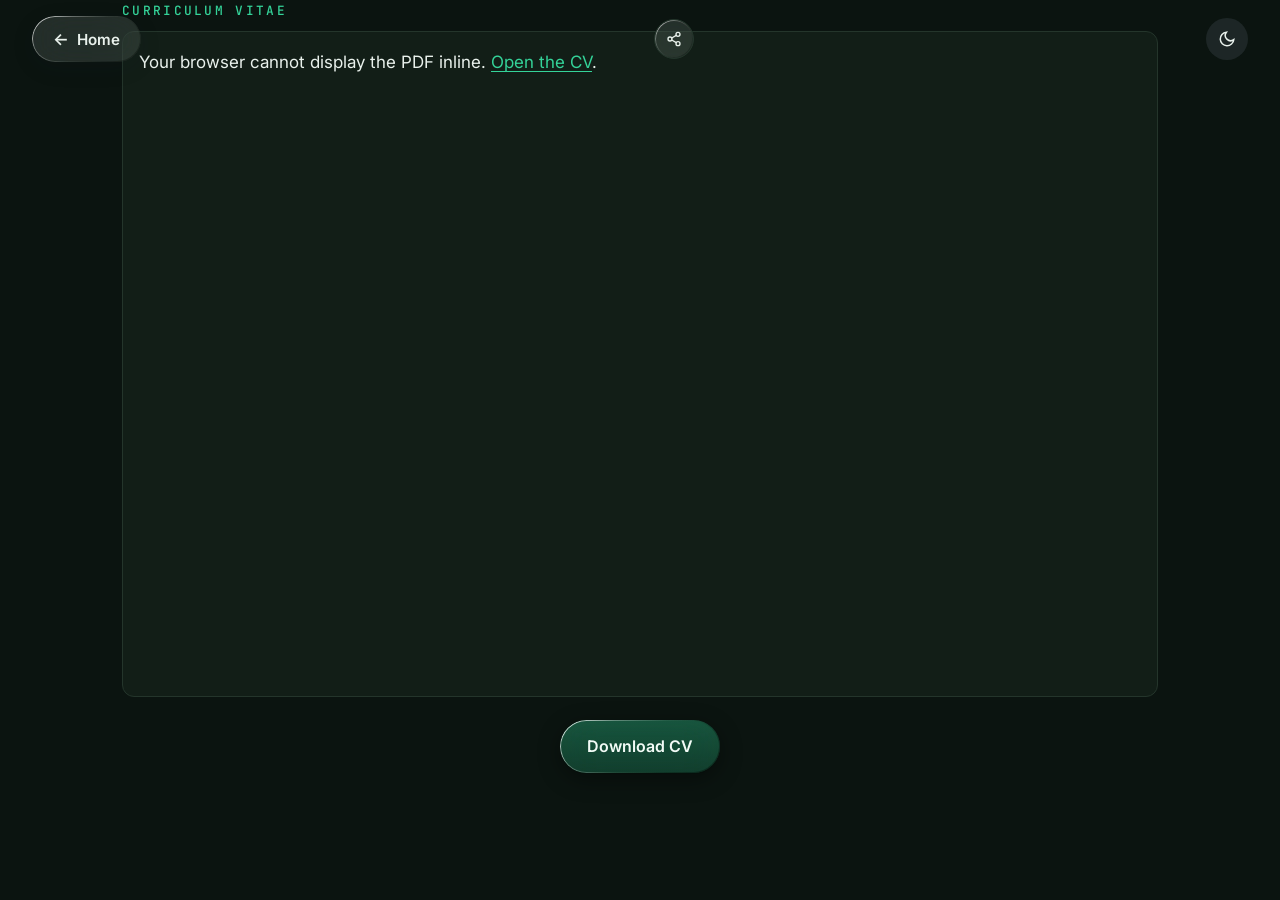
<file: cv.html>
<!DOCTYPE html>
<html lang="en" data-theme="dark">
<head>
  <meta charset="UTF-8">
  <meta name="viewport" content="width=device-width, initial-scale=1.0">
  <title>CV - Ritik Pokharel</title>
  <meta name="description" content="Curriculum vitae of Ritik Pokharel, GIS Analyst: Enterprise GIS, UAV remote sensing, and machine learning. View online or download the one-page PDF.">
  <link rel="canonical" href="https://ritikpokharel21.github.io/cv.html">
  <meta name="robots" content="index, follow">
  <meta name="theme-color" content="#0B1410" media="(prefers-color-scheme: dark)">
  <meta name="theme-color" content="#F8FAFC" media="(prefers-color-scheme: light)">
  <link rel="icon" type="image/svg+xml" href="favicon.svg">
  <link rel="preconnect" href="https://fonts.googleapis.com">
  <link rel="preconnect" href="https://fonts.gstatic.com" crossorigin>
  <link href="https://fonts.googleapis.com/css2?family=Space+Grotesk:wght@500;600;700&family=Inter:wght@400;500;600&family=JetBrains+Mono:wght@400;500&display=swap" rel="stylesheet">
  <link rel="stylesheet" href="assets/css/style.css">
</head>
<body>
  <header class="topbar">
    <a class="back-home glass" href="index.html"><span aria-hidden="true">&larr;</span> Home</a>
    <button class="share-btn glass" id="shareBtn" type="button" aria-label="Share this page" data-tip="Share">
        <svg width="16" height="16" viewBox="0 0 24 24" fill="none" stroke="currentColor" stroke-width="2" stroke-linecap="round" stroke-linejoin="round" aria-hidden="true"><circle cx="18" cy="5" r="3"/><circle cx="6" cy="12" r="3"/><circle cx="18" cy="19" r="3"/><line x1="8.59" y1="13.51" x2="15.42" y2="17.49"/><line x1="15.41" y1="6.51" x2="8.59" y2="10.49"/></svg>
      </button>
      <button class="theme-toggle" id="themeToggle" aria-label="Toggle dark mode" aria-pressed="false">
      <svg class="icon-sun" width="18" height="18" viewBox="0 0 24 24" fill="none" stroke="currentColor" stroke-width="2" aria-hidden="true">
        <circle cx="12" cy="12" r="4"/><path d="M12 2v2M12 20v2M4.9 4.9l1.4 1.4M17.7 17.7l1.4 1.4M2 12h2M20 12h2M4.9 19.1l1.4-1.4M17.7 6.3l1.4-1.4"/>
      </svg>
      <svg class="icon-moon" width="18" height="18" viewBox="0 0 24 24" fill="none" stroke="currentColor" stroke-width="2" aria-hidden="true">
        <path d="M21 12.8A9 9 0 1 1 11.2 3a7 7 0 0 0 9.8 9.8z"/>
      </svg>
    </button>
  </header>

  <main class="container">
    <p class="section-kicker mono">CURRICULUM VITAE</p>
    <object class="cv-frame" data="files/Ritik-Pokharel-Resume.pdf" type="application/pdf" aria-label="Ritik Pokharel CV, PDF">
      <p style="padding:1rem;">Your browser cannot display the PDF inline. <a href="files/Ritik-Pokharel-Resume.pdf">Open the CV</a>.</p>
    </object>
    <p class="cv-actions">
      <a class="btn btn-primary glass" href="files/Ritik-Pokharel-Resume.pdf" download>Download CV</a>
    </p>
  </main>

  <script src="assets/js/main.js"></script>
</body>
</html>
</file>
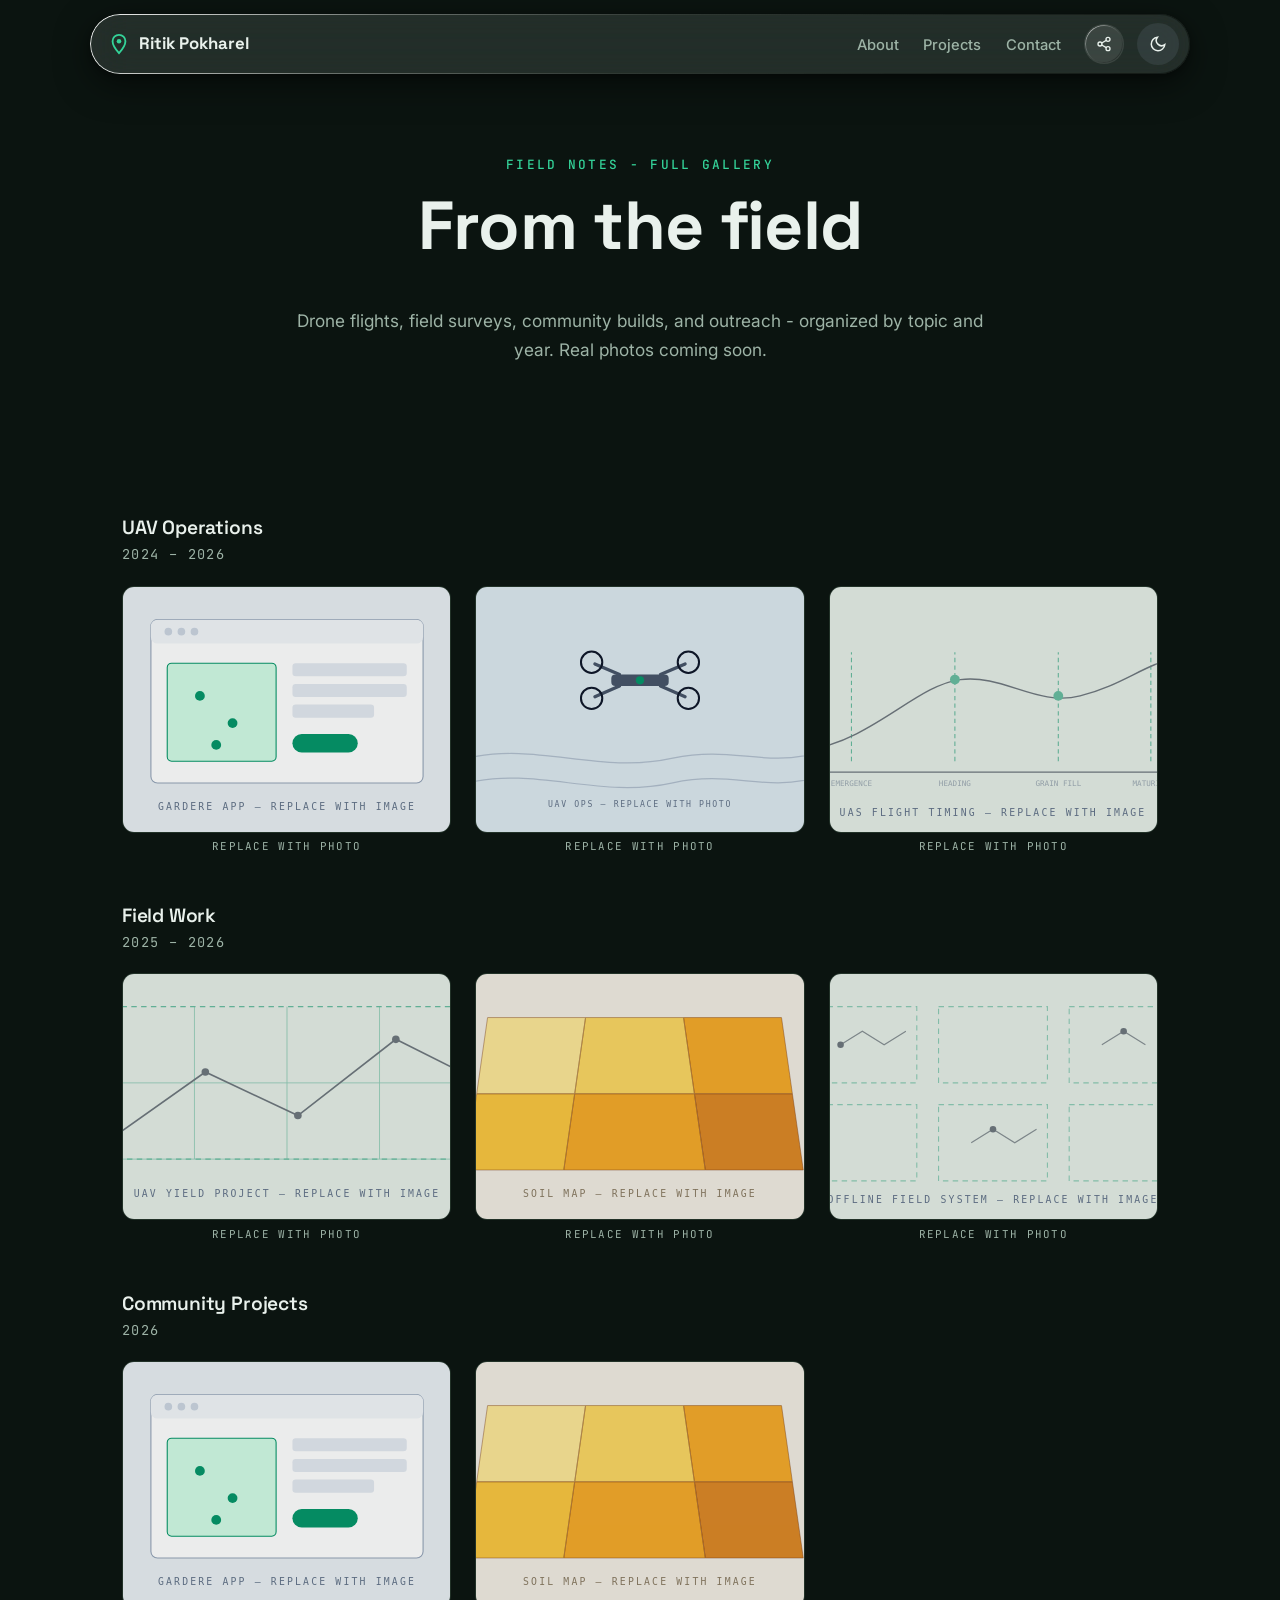
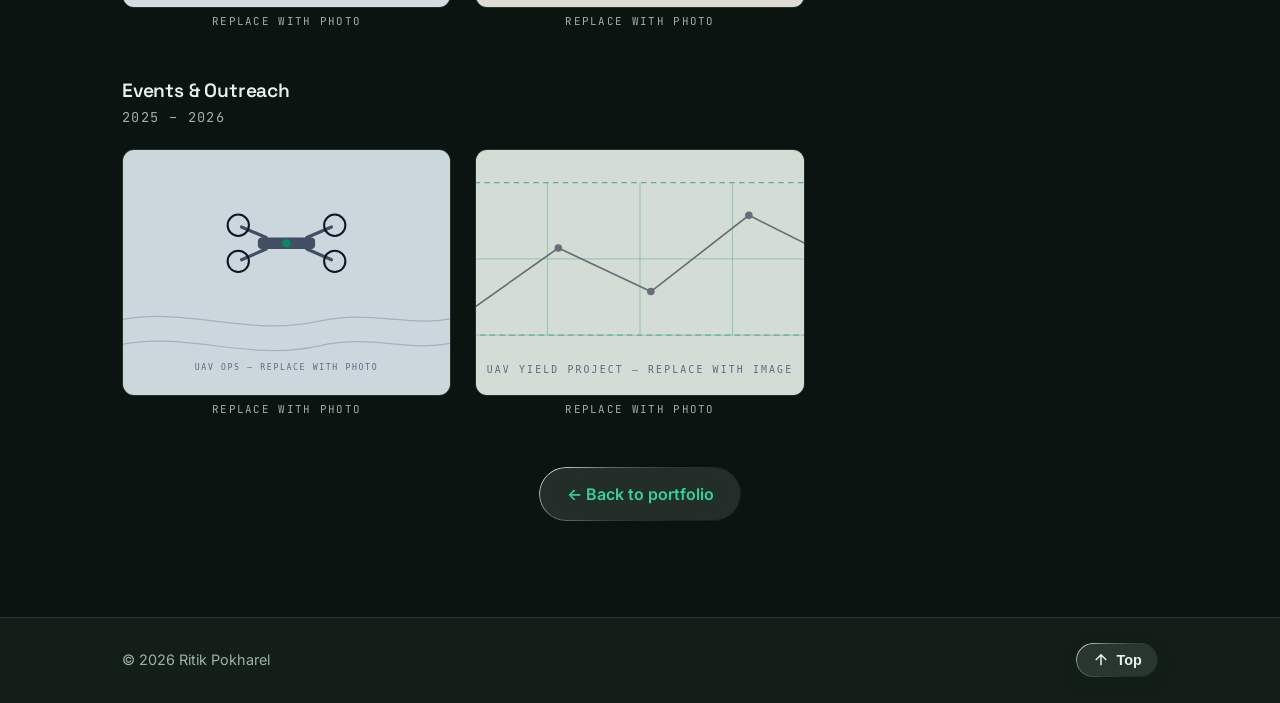
<file: gallery.html>
<!DOCTYPE html>
<html lang="en" data-theme="dark">
<head>
  <meta charset="UTF-8">
  <meta name="viewport" content="width=device-width, initial-scale=1.0">
  <title>Field Notes - Ritik Pokharel</title>
  <meta name="description" content="Field notes gallery: UAV operations, field work, community projects, and outreach - organized by topic and year.">
  <link rel="canonical" href="https://ritikpokharel21.github.io/gallery.html">
  <meta name="robots" content="index, follow">
  <meta name="theme-color" content="#0B1410">
  <link rel="icon" type="image/svg+xml" href="favicon.svg">
  <link rel="preconnect" href="https://fonts.googleapis.com">
  <link rel="preconnect" href="https://fonts.gstatic.com" crossorigin>
  <link href="https://fonts.googleapis.com/css2?family=Space+Grotesk:wght@500;600;700&family=Inter:wght@400;500;600&family=JetBrains+Mono:wght@400;500&display=swap" rel="stylesheet">
  <link rel="stylesheet" href="assets/css/style.css">
</head>
<body>
  <header class="site-header" id="top">
    <nav class="nav glass" aria-label="Primary">
      <a class="brand" href="index.html" aria-label="Ritik Pokharel - home">
        <svg class="brand-pin" width="22" height="22" viewBox="0 0 24 24" fill="none" aria-hidden="true">
          <path d="M12 2C8.13 2 5 5.13 5 9c0 5.25 7 13 7 13s7-7.75 7-13c0-3.87-3.13-7-7-7z" stroke="currentColor" stroke-width="2"/>
          <circle cx="12" cy="9" r="2.5" fill="currentColor"/>
        </svg>
        <span class="brand-name">Ritik Pokharel</span>
      </a>
      <button class="nav-toggle" id="navToggle" aria-expanded="false" aria-controls="navLinks" aria-label="Open menu">
        <span></span><span></span><span></span>
      </button>
      <ul class="nav-links" id="navLinks">
        <li><a href="index.html#about">About</a></li>
        <li><a href="index.html#projects">Projects</a></li>
        <li><a href="index.html#contact">Contact</a></li>
      </ul>
      <button class="share-btn glass" id="shareBtn" type="button" aria-label="Share this page" data-tip="Share">
        <svg width="16" height="16" viewBox="0 0 24 24" fill="none" stroke="currentColor" stroke-width="2" stroke-linecap="round" stroke-linejoin="round" aria-hidden="true"><circle cx="18" cy="5" r="3"/><circle cx="6" cy="12" r="3"/><circle cx="18" cy="19" r="3"/><line x1="8.59" y1="13.51" x2="15.42" y2="17.49"/><line x1="15.41" y1="6.51" x2="8.59" y2="10.49"/></svg>
      </button>
      <button class="theme-toggle" id="themeToggle" aria-label="Toggle dark mode" aria-pressed="true">
        <svg class="icon-sun" width="18" height="18" viewBox="0 0 24 24" fill="none" stroke="currentColor" stroke-width="2" aria-hidden="true">
          <circle cx="12" cy="12" r="4"/><path d="M12 2v2M12 20v2M4.9 4.9l1.4 1.4M17.7 17.7l1.4 1.4M2 12h2M20 12h2M4.9 19.1l1.4-1.4M17.7 6.3l1.4-1.4"/>
        </svg>
        <svg class="icon-moon" width="18" height="18" viewBox="0 0 24 24" fill="none" stroke="currentColor" stroke-width="2" aria-hidden="true">
          <path d="M21 12.8A9 9 0 1 1 11.2 3a7 7 0 0 0 9.8 9.8z"/>
        </svg>
      </button>
    </nav>
  </header>

  <main id="main">
    <section class="gallery-hero" aria-labelledby="gallery-page-title">
      <div class="container">
        <p class="section-kicker mono">FIELD NOTES - FULL GALLERY</p>
        <h1 id="gallery-page-title" style="font-family: var(--font-head);">From the field</h1>
        <p class="section-lede" style="margin: 0 auto; text-align: center;">Drone flights, field surveys, community builds, and outreach - organized by topic and year. Real photos coming soon.</p>
      </div>
    </section>

    <section class="section" aria-labelledby="g-uav">
      <div class="container">
        <div class="gallery-group">
          <h3 id="g-uav">UAV Operations</h3>
          <p class="mono group-meta">2024 &ndash; 2026</p>
          <div class="g-grid">
            <figure><img src="assets/img/gallery-2.svg" alt="Placeholder: UAV operations photo" data-placeholder="true" loading="lazy" width="800" height="600"><figcaption class="mono">REPLACE WITH PHOTO</figcaption></figure>
            <figure><img src="assets/img/gallery-4.svg" alt="Placeholder: UAV operations photo" data-placeholder="true" loading="lazy" width="800" height="600"><figcaption class="mono">REPLACE WITH PHOTO</figcaption></figure>
            <figure><img src="assets/img/gallery-6.svg" alt="Placeholder: UAV operations photo" data-placeholder="true" loading="lazy" width="800" height="600"><figcaption class="mono">REPLACE WITH PHOTO</figcaption></figure>
          </div>
        </div>

        <div class="gallery-group">
          <h3 id="g-field">Field Work</h3>
          <p class="mono group-meta">2025 &ndash; 2026</p>
          <div class="g-grid">
            <figure><img src="assets/img/gallery-1.svg" alt="Placeholder: field work photo" data-placeholder="true" loading="lazy" width="800" height="600"><figcaption class="mono">REPLACE WITH PHOTO</figcaption></figure>
            <figure><img src="assets/img/gallery-3.svg" alt="Placeholder: field work photo" data-placeholder="true" loading="lazy" width="800" height="600"><figcaption class="mono">REPLACE WITH PHOTO</figcaption></figure>
            <figure><img src="assets/img/gallery-5.svg" alt="Placeholder: field work photo" data-placeholder="true" loading="lazy" width="800" height="600"><figcaption class="mono">REPLACE WITH PHOTO</figcaption></figure>
          </div>
        </div>

        <div class="gallery-group">
          <h3 id="g-community">Community Projects</h3>
          <p class="mono group-meta">2026</p>
          <div class="g-grid">
            <figure><img src="assets/img/gallery-2.svg" alt="Placeholder: community project photo" data-placeholder="true" loading="lazy" width="800" height="600"><figcaption class="mono">REPLACE WITH PHOTO</figcaption></figure>
            <figure><img src="assets/img/gallery-3.svg" alt="Placeholder: community project photo" data-placeholder="true" loading="lazy" width="800" height="600"><figcaption class="mono">REPLACE WITH PHOTO</figcaption></figure>
          </div>
        </div>

        <div class="gallery-group">
          <h3 id="g-events">Events &amp; Outreach</h3>
          <p class="mono group-meta">2025 &ndash; 2026</p>
          <div class="g-grid">
            <figure><img src="assets/img/gallery-4.svg" alt="Placeholder: outreach event photo" data-placeholder="true" loading="lazy" width="800" height="600"><figcaption class="mono">REPLACE WITH PHOTO</figcaption></figure>
            <figure><img src="assets/img/gallery-1.svg" alt="Placeholder: outreach event photo" data-placeholder="true" loading="lazy" width="800" height="600"><figcaption class="mono">REPLACE WITH PHOTO</figcaption></figure>
          </div>
        </div>

        <div class="gallery-cta" style="margin-top: 3rem;">
          <a class="btn btn-secondary glass" href="index.html#field-notes">&larr; Back to portfolio</a>
        </div>
      </div>
    </section>
  </main>

  <footer class="site-footer">
    <div class="container footer-inner">
      <p>&copy; 2026 Ritik Pokharel</p>
      <button class="back-to-top glass" id="backToTop" aria-label="Back to top">
        <svg width="18" height="18" viewBox="0 0 24 24" fill="none" stroke="currentColor" stroke-width="2" aria-hidden="true"><path d="M12 19V5M5 12l7-7 7 7"/></svg>
        Top
      </button>
    </div>
  </footer>

  <script src="assets/js/main.js" defer></script>
</body>
</html>
</file>
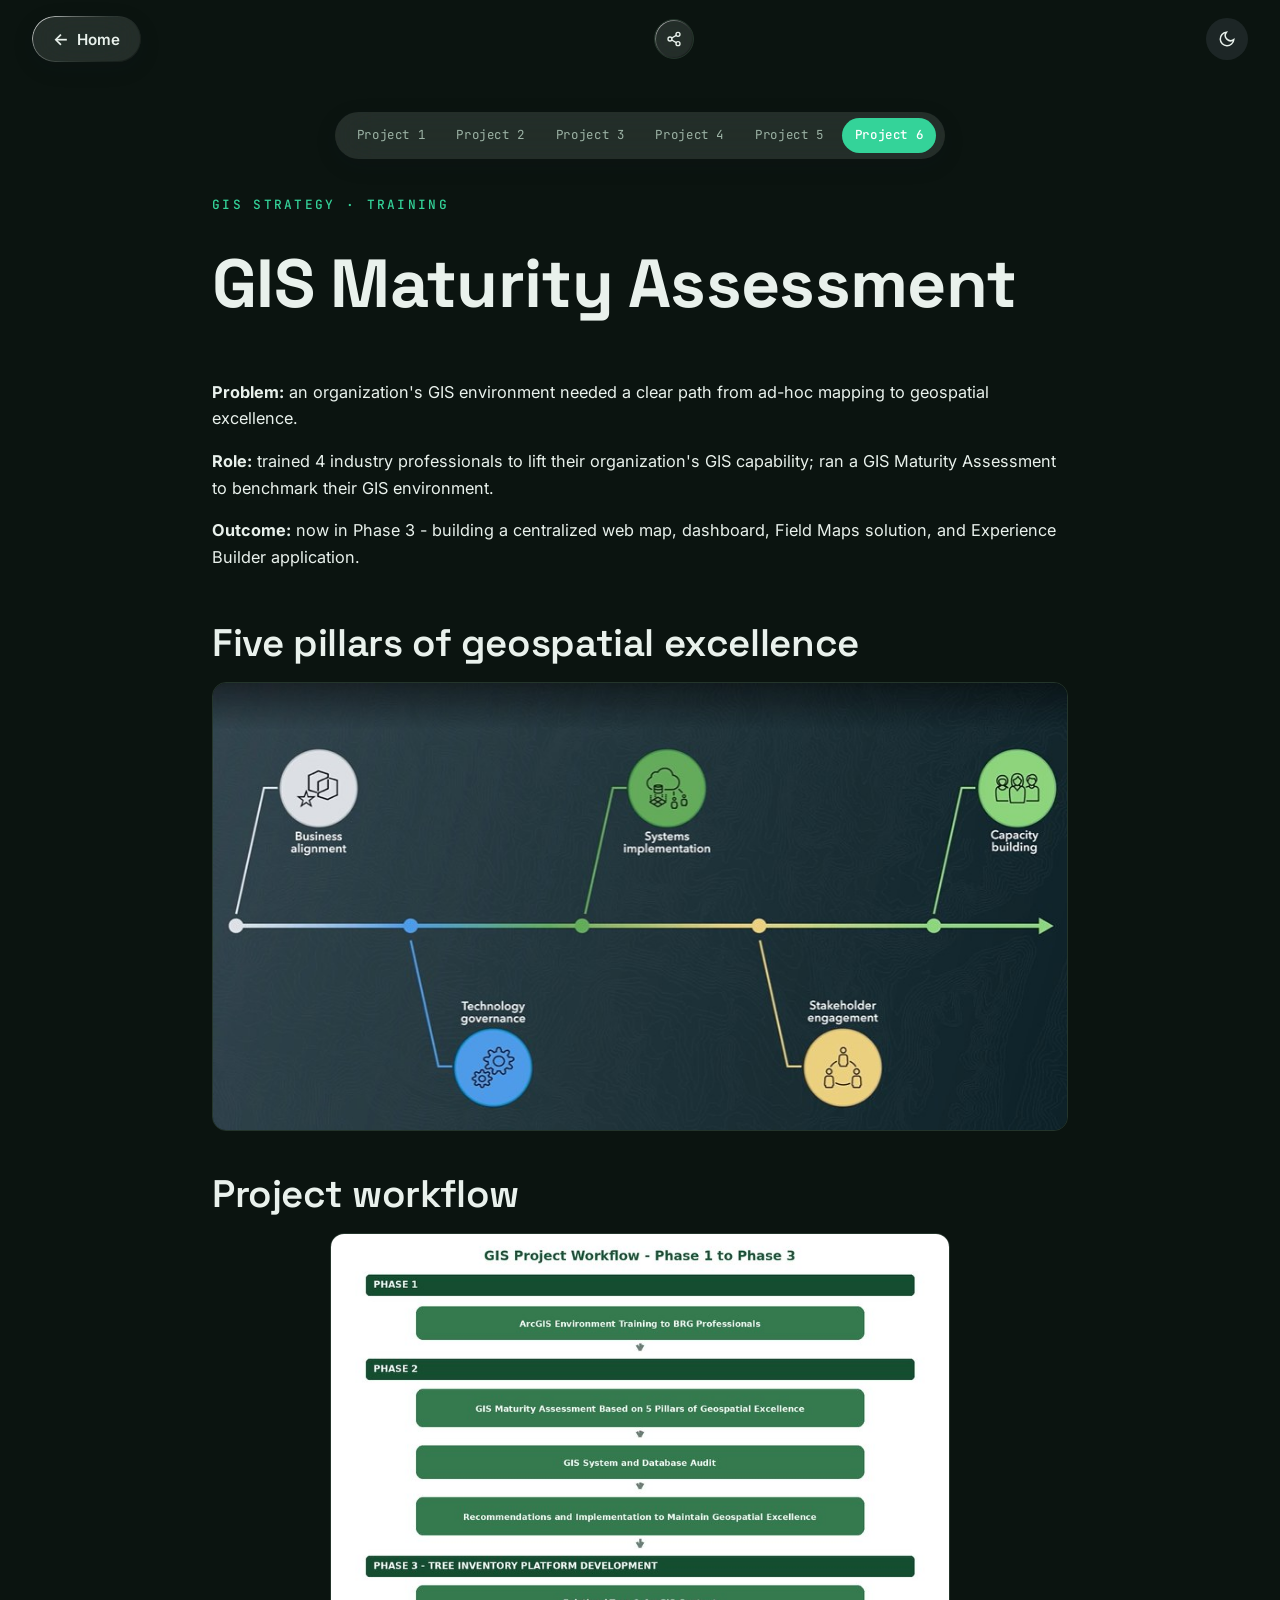
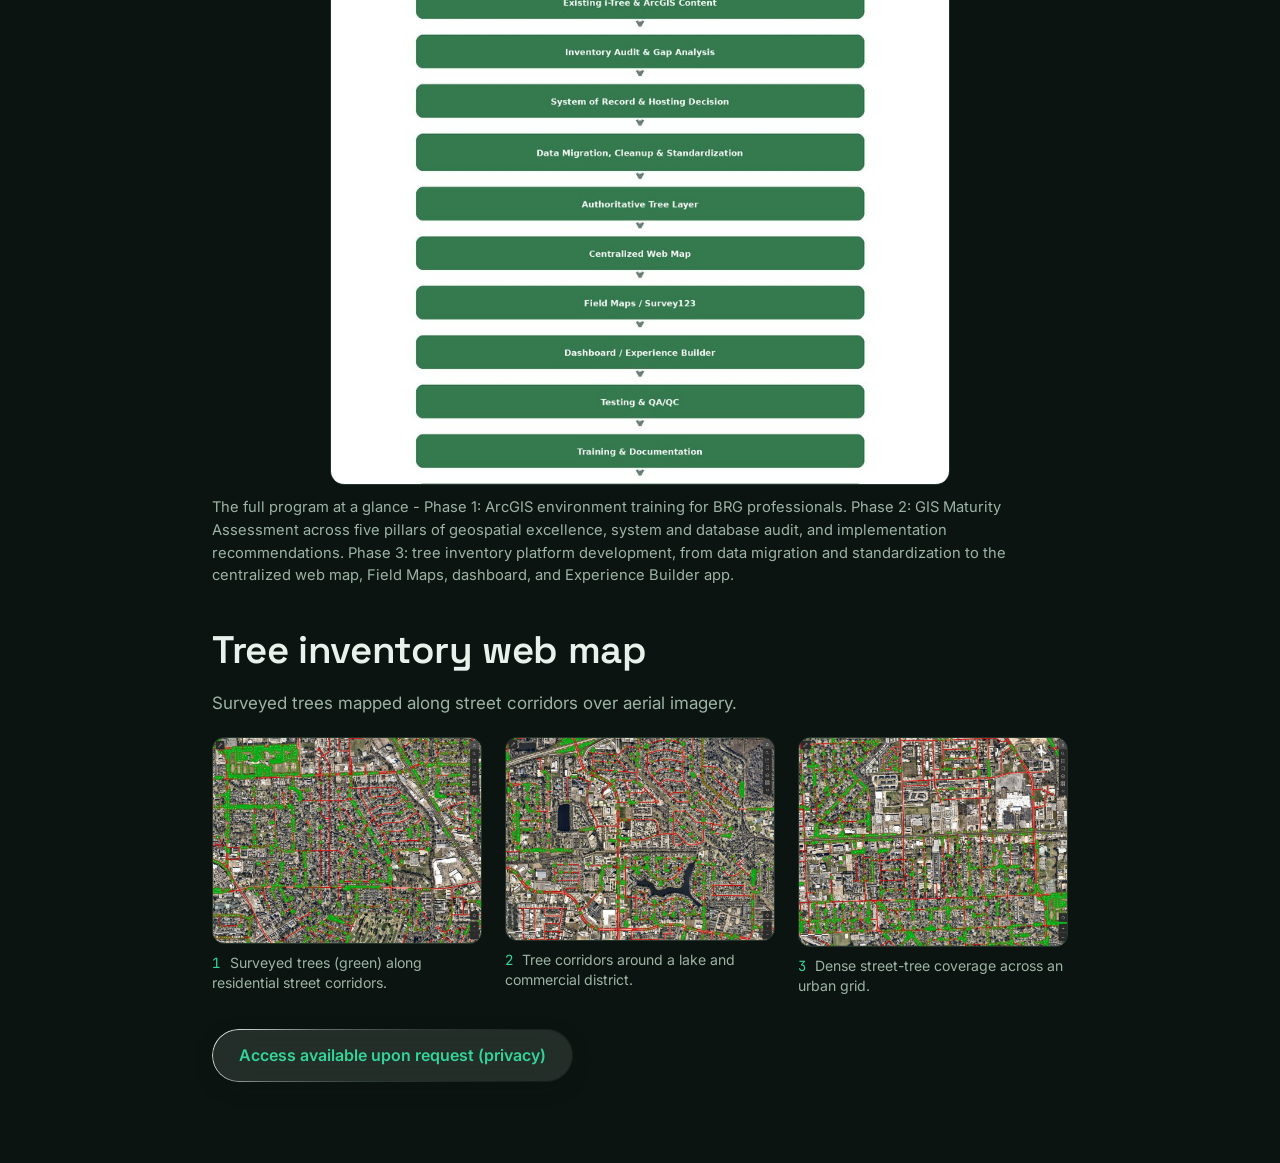
<file: project-brg-modernization.html>
<!DOCTYPE html>
<html lang="en" data-theme="dark">
<head>
  <meta charset="UTF-8">
  <meta name="viewport" content="width=device-width, initial-scale=1.0">
  <title>GIS Maturity Assessment - Ritik Pokharel</title>
  <meta name="description" content="GIS Maturity Assessment: five-pillar GIS maturity assessment for Baton Rouge Green, now in Phase 3 building a centralized web map, dashboard, Field Maps solution, and Experience Builder application.">
  <link rel="canonical" href="https://ritikpokharel21.github.io/project-brg-modernization.html">
  <meta name="robots" content="index, follow">
  <meta name="theme-color" content="#0B1410" media="(prefers-color-scheme: dark)">
  <meta name="theme-color" content="#F8FAFC" media="(prefers-color-scheme: light)">
  <link rel="icon" type="image/svg+xml" href="favicon.svg">
  <link rel="preconnect" href="https://fonts.googleapis.com">
  <link rel="preconnect" href="https://fonts.gstatic.com" crossorigin>
  <link href="https://fonts.googleapis.com/css2?family=Space+Grotesk:wght@500;600;700&family=Inter:wght@400;500;600&family=JetBrains+Mono:wght@400;500&display=swap" rel="stylesheet">
  <link rel="stylesheet" href="assets/css/style.css">
</head>
<body>
  <header class="topbar">
    <a class="back-home glass" href="index.html"><span aria-hidden="true">&larr;</span> Home</a>
    <button class="share-btn glass" id="shareBtn" type="button" aria-label="Share this page" data-tip="Share">
        <svg width="16" height="16" viewBox="0 0 24 24" fill="none" stroke="currentColor" stroke-width="2" stroke-linecap="round" stroke-linejoin="round" aria-hidden="true"><circle cx="18" cy="5" r="3"/><circle cx="6" cy="12" r="3"/><circle cx="18" cy="19" r="3"/><line x1="8.59" y1="13.51" x2="15.42" y2="17.49"/><line x1="15.41" y1="6.51" x2="8.59" y2="10.49"/></svg>
      </button>
      <button class="theme-toggle" id="themeToggle" aria-label="Toggle dark mode" aria-pressed="false">
      <svg class="icon-sun" width="18" height="18" viewBox="0 0 24 24" fill="none" stroke="currentColor" stroke-width="2" aria-hidden="true">
        <circle cx="12" cy="12" r="4"/><path d="M12 2v2M12 20v2M4.9 4.9l1.4 1.4M17.7 17.7l1.4 1.4M2 12h2M20 12h2M4.9 19.1l1.4-1.4M17.7 6.3l1.4-1.4"/>
      </svg>
      <svg class="icon-moon" width="18" height="18" viewBox="0 0 24 24" fill="none" stroke="currentColor" stroke-width="2" aria-hidden="true">
        <path d="M21 12.8A9 9 0 1 1 11.2 3a7 7 0 0 0 9.8 9.8z"/>
      </svg>
    </button>
  </header>

  <main class="container project-page">
    <div class="project-tabs-wrap glass"><nav class="project-tabs" aria-label="Projects">
        <a href="project-rice-yield.html" class="ptab">Project 1</a>
        <a href="project-community-hub.html" class="ptab">Project 2</a>
        <a href="project-soil-fertility.html" class="ptab">Project 3</a>
        <a href="project-parish-field-system.html" class="ptab">Project 4</a>
        <a href="project-uas-acquisition.html" class="ptab">Project 5</a>
        <a href="project-brg-modernization.html" class="ptab active" aria-current="page">Project 6</a>
      </nav></div>
    <p class="section-kicker mono">GIS STRATEGY &middot; TRAINING</p>
    <h1>GIS Maturity Assessment</h1>
    <div class="project-summary">
      <p><strong>Problem:</strong> an organization's GIS environment needed a clear path from ad-hoc mapping to geospatial excellence.</p>
      <p><strong>Role:</strong> trained 4 industry professionals to lift their organization's GIS capability; ran a GIS Maturity Assessment to benchmark their GIS environment.</p>
      <p><strong>Outcome:</strong> now in Phase 3 - building a centralized web map, dashboard, Field Maps solution, and Experience Builder application.</p>
    </div>
    <h2>Five pillars of geospatial excellence</h2>
    <figure class="workflow-figure">
      <img src="assets/img/brg-pillars.jpg" alt="Five pillars of geospatial excellence framework: business alignment, technology governance, systems implementation, stakeholder engagement, and capacity building" loading="lazy" width="928" height="486">
    </figure>
    <h2>Project workflow</h2>
    <figure class="workflow-figure tall">
      <img src="assets/img/brg-workflow.jpg" alt="GIS Project Workflow diagram from Phase 1 to Phase 3: ArcGIS training, maturity assessment and system audit, and tree inventory platform development" loading="lazy" width="800" height="1100">
      <figcaption>The full program at a glance - Phase 1: ArcGIS environment training for BRG professionals. Phase 2: GIS Maturity Assessment across five pillars of geospatial excellence, system and database audit, and implementation recommendations. Phase 3: tree inventory platform development, from data migration and standardization to the centralized web map, Field Maps, dashboard, and Experience Builder app.</figcaption>
    </figure>
    <h2>Tree inventory web map</h2>
    <p class="shots-intro">Surveyed trees mapped along street corridors over aerial imagery.</p>
    <div class="shots">
      <figure>
        <img src="assets/img/brg-map-1.jpg" alt="Tree inventory web map: surveyed trees along residential street corridors" loading="lazy" width="900" height="689">
        <figcaption><span class="mono">1</span> Surveyed trees (green) along residential street corridors.</figcaption>
      </figure>
      <figure>
        <img src="assets/img/brg-map-2.jpg" alt="Tree inventory web map: tree corridors around a lake and commercial district" loading="lazy" width="900" height="678">
        <figcaption><span class="mono">2</span> Tree corridors around a lake and commercial district.</figcaption>
      </figure>
      <figure>
        <img src="assets/img/brg-map-3.jpg" alt="Tree inventory web map: dense street-tree coverage in an urban grid" loading="lazy" width="900" height="699">
        <figcaption><span class="mono">3</span> Dense street-tree coverage across an urban grid.</figcaption>
      </figure>
    </div>
    <p class="pdf-actions">
      <a class="btn btn-secondary glass" href="https://mail.google.com/mail/?view=cm&to=ritik.geospatial@gmail.com&su=Request%3A%20BRG%20project%20access" target="_blank" rel="noopener">Access available upon request (privacy)</a>
    </p>
  </main>

  <script src="assets/js/main.js"></script>
</body>
</html>
</file>
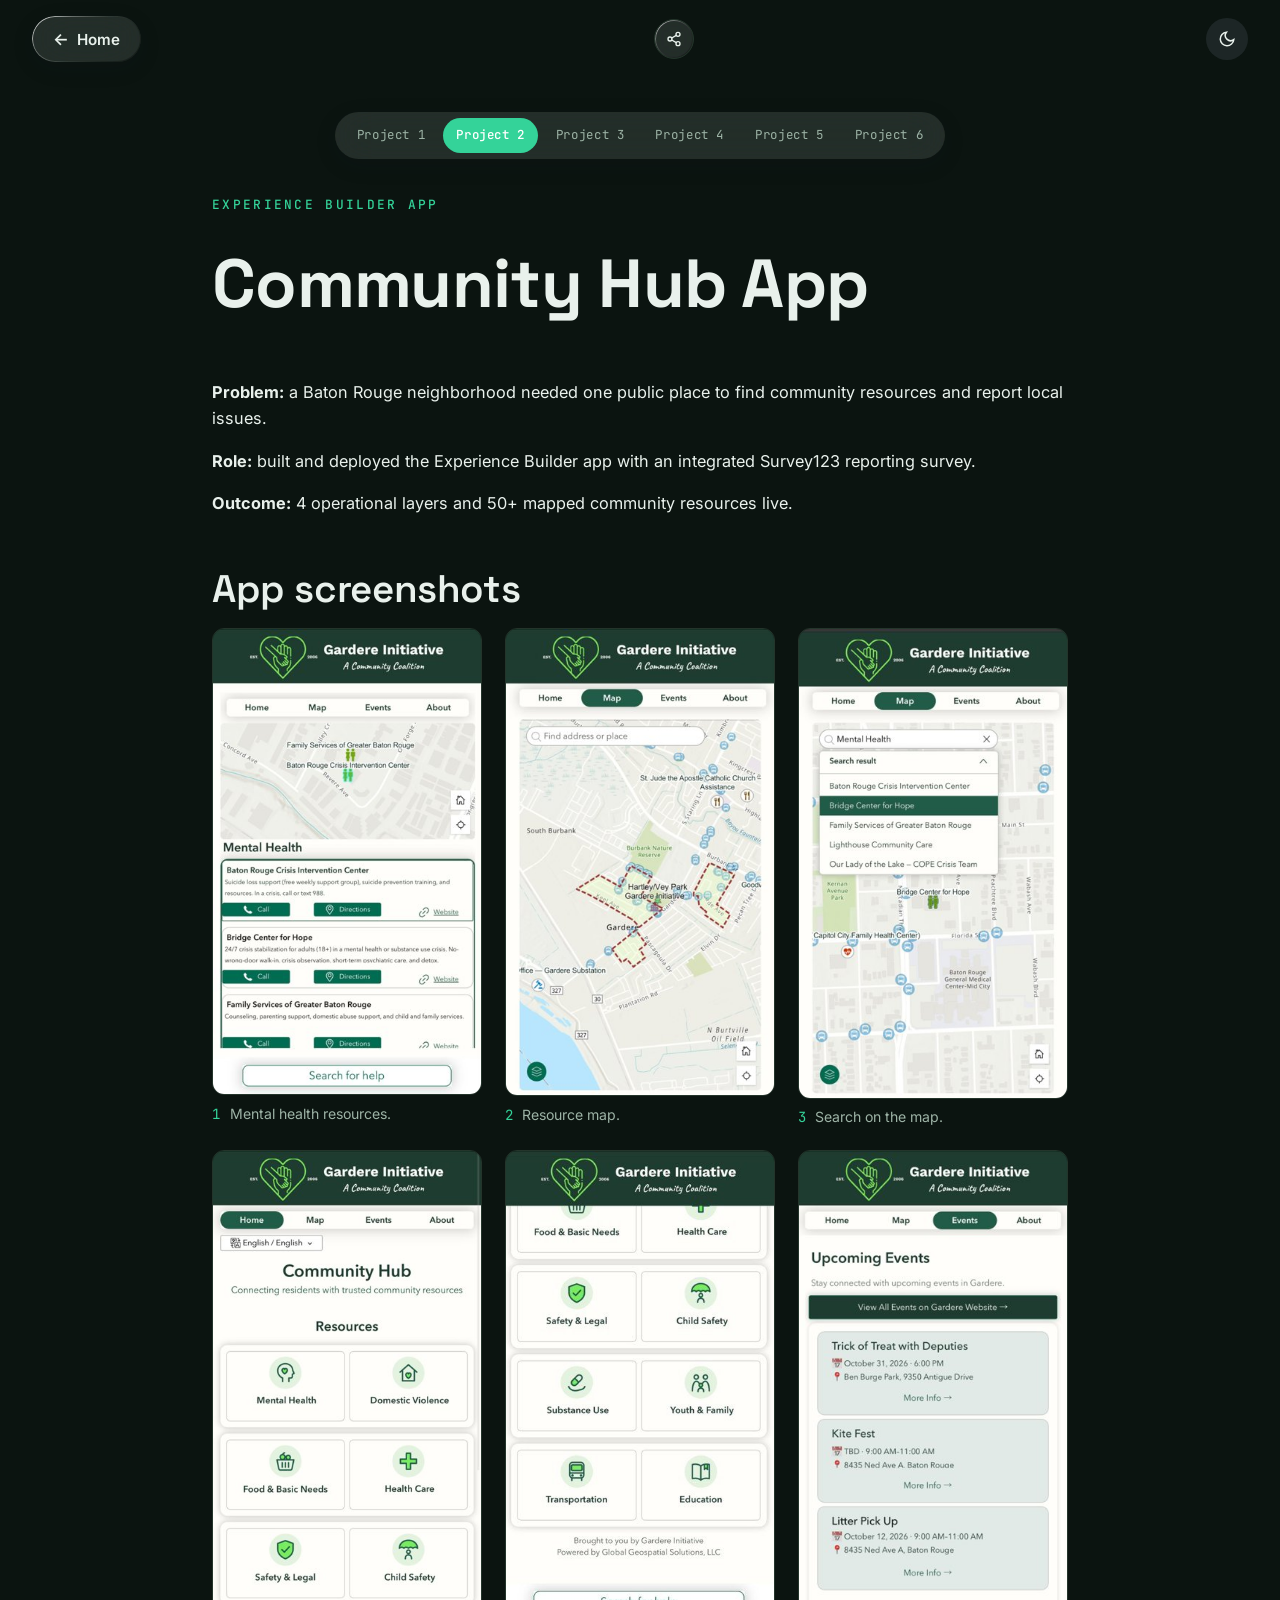
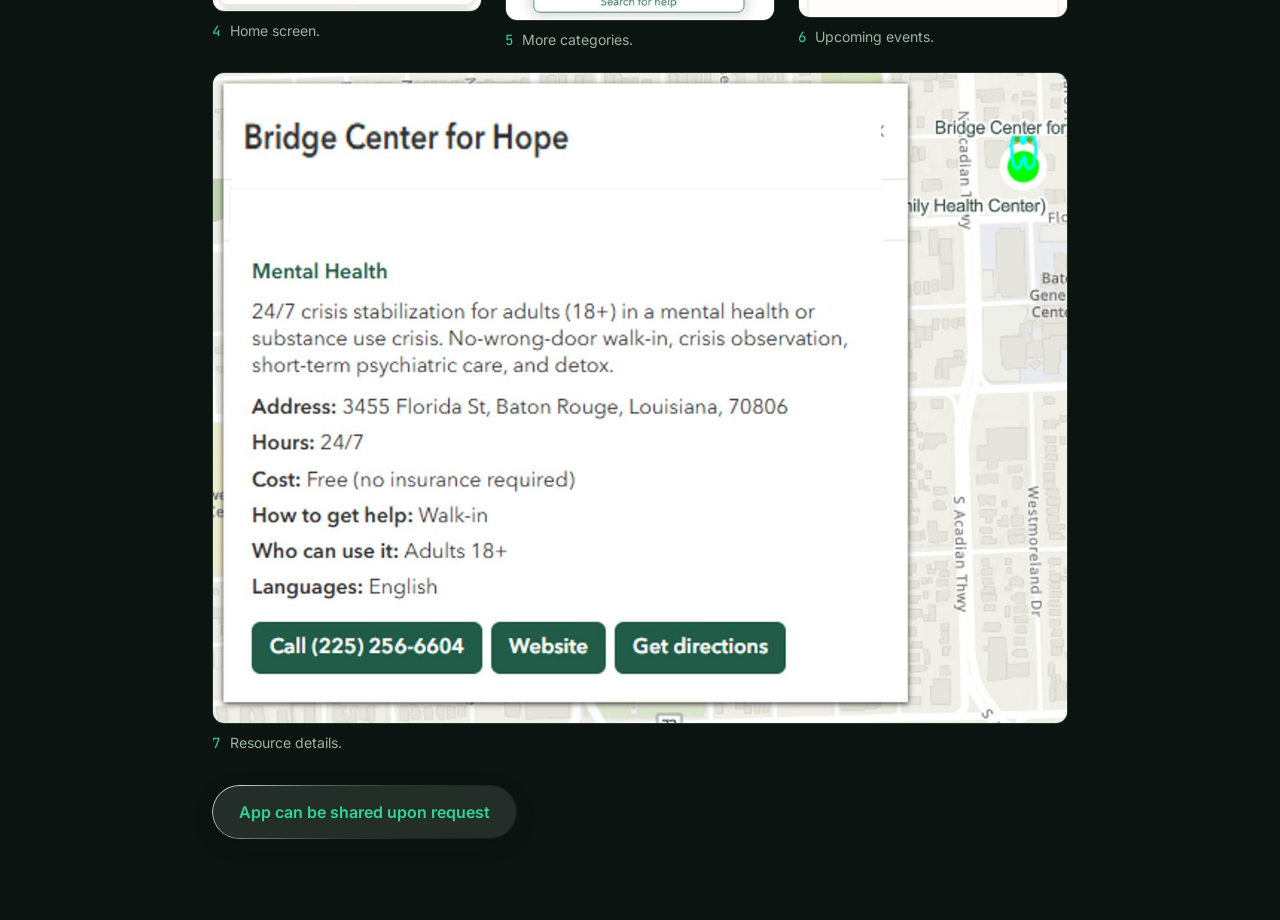
<file: project-community-hub.html>
<!DOCTYPE html>
<html lang="en" data-theme="dark">
<head>
  <meta charset="UTF-8">
  <meta name="viewport" content="width=device-width, initial-scale=1.0">
  <title>Community Hub App - Ritik Pokharel</title>
  <meta name="description" content="Community Hub App: an Experience Builder + Survey123 app with 4 operational layers and 50+ community resources for a Baton Rouge neighborhood.">
  <link rel="canonical" href="https://ritikpokharel21.github.io/project-community-hub.html">
  <meta name="robots" content="index, follow">
  <meta name="theme-color" content="#0B1410" media="(prefers-color-scheme: dark)">
  <meta name="theme-color" content="#F8FAFC" media="(prefers-color-scheme: light)">
  <link rel="icon" type="image/svg+xml" href="favicon.svg">
  <link rel="preconnect" href="https://fonts.googleapis.com">
  <link rel="preconnect" href="https://fonts.gstatic.com" crossorigin>
  <link href="https://fonts.googleapis.com/css2?family=Space+Grotesk:wght@500;600;700&family=Inter:wght@400;500;600&family=JetBrains+Mono:wght@400;500&display=swap" rel="stylesheet">
  <link rel="stylesheet" href="assets/css/style.css">
</head>
<body>
  <header class="topbar">
    <a class="back-home glass" href="index.html"><span aria-hidden="true">&larr;</span> Home</a>
    <button class="share-btn glass" id="shareBtn" type="button" aria-label="Share this page" data-tip="Share">
        <svg width="16" height="16" viewBox="0 0 24 24" fill="none" stroke="currentColor" stroke-width="2" stroke-linecap="round" stroke-linejoin="round" aria-hidden="true"><circle cx="18" cy="5" r="3"/><circle cx="6" cy="12" r="3"/><circle cx="18" cy="19" r="3"/><line x1="8.59" y1="13.51" x2="15.42" y2="17.49"/><line x1="15.41" y1="6.51" x2="8.59" y2="10.49"/></svg>
      </button>
      <button class="theme-toggle" id="themeToggle" aria-label="Toggle dark mode" aria-pressed="false">
      <svg class="icon-sun" width="18" height="18" viewBox="0 0 24 24" fill="none" stroke="currentColor" stroke-width="2" aria-hidden="true">
        <circle cx="12" cy="12" r="4"/><path d="M12 2v2M12 20v2M4.9 4.9l1.4 1.4M17.7 17.7l1.4 1.4M2 12h2M20 12h2M4.9 19.1l1.4-1.4M17.7 6.3l1.4-1.4"/>
      </svg>
      <svg class="icon-moon" width="18" height="18" viewBox="0 0 24 24" fill="none" stroke="currentColor" stroke-width="2" aria-hidden="true">
        <path d="M21 12.8A9 9 0 1 1 11.2 3a7 7 0 0 0 9.8 9.8z"/>
      </svg>
    </button>
  </header>

  <main class="container project-page">
    <div class="project-tabs-wrap glass"><nav class="project-tabs" aria-label="Projects">
        <a href="project-rice-yield.html" class="ptab">Project 1</a>
        <a href="project-community-hub.html" class="ptab active" aria-current="page">Project 2</a>
        <a href="project-soil-fertility.html" class="ptab">Project 3</a>
        <a href="project-parish-field-system.html" class="ptab">Project 4</a>
        <a href="project-uas-acquisition.html" class="ptab">Project 5</a>
        <a href="project-brg-modernization.html" class="ptab">Project 6</a>
      </nav></div>
    <p class="section-kicker mono">EXPERIENCE BUILDER APP</p>
    <h1>Community Hub App</h1>
    <div class="project-summary">
      <p><strong>Problem:</strong> a Baton Rouge neighborhood needed one public place to find community resources and report local issues.</p>
      <p><strong>Role:</strong> built and deployed the Experience Builder app with an integrated Survey123 reporting survey.</p>
      <p><strong>Outcome:</strong> 4 operational layers and 50+ mapped community resources live.</p>
    </div>
    <h2>App screenshots</h2>
    <div class="shots">
      <figure>
        <img src="assets/img/hub-shot-1.jpg" alt="Mental Health resource listings with tap-to-call, directions, and website actions" loading="lazy" width="367" height="636">
        <figcaption><span class="mono">1</span> Mental health resources.</figcaption>
      </figure>
      <figure>
        <img src="assets/img/hub-shot-2.jpg" alt="Interactive map of community resources across the neighborhood" loading="lazy" width="360" height="625">
        <figcaption><span class="mono">2</span> Resource map.</figcaption>
      </figure>
      <figure>
        <img src="assets/img/hub-shot-3.jpg" alt="Search results for Mental Health plotted on the map" loading="lazy" width="358" height="625">
        <figcaption><span class="mono">3</span> Search on the map.</figcaption>
      </figure>
      <figure>
        <img src="assets/img/hub-shot-5.jpg" alt="Community Hub home screen with six resource categories" loading="lazy" width="381" height="653">
        <figcaption><span class="mono">4</span> Home screen.</figcaption>
      </figure>
      <figure>
        <img src="assets/img/hub-shot-6.jpg" alt="More resource categories, powered by Global Geospatial Solutions" loading="lazy" width="374" height="653">
        <figcaption><span class="mono">5</span> More categories.</figcaption>
      </figure>
      <figure>
        <img src="assets/img/hub-shot-7.jpg" alt="Upcoming Events page with neighborhood happenings" loading="lazy" width="343" height="595">
        <figcaption><span class="mono">6</span> Upcoming events.</figcaption>
      </figure>
      <figure class="wide">
        <img src="assets/img/hub-shot-4.jpg" alt="Resource detail card with hours, cost, eligibility, and one-tap actions" loading="lazy" width="1280" height="974">
        <figcaption><span class="mono">7</span> Resource details.</figcaption>
      </figure>
    </div>
    <p class="pdf-actions">
      <a class="btn btn-secondary glass" href="https://mail.google.com/mail/?view=cm&to=ritik.geospatial@gmail.com&su=Request%3A%20Community%20Hub%20app%20access" target="_blank" rel="noopener">App can be shared upon request</a>
    </p>
  </main>

  <script src="assets/js/main.js"></script>
</body>
</html>
</file>
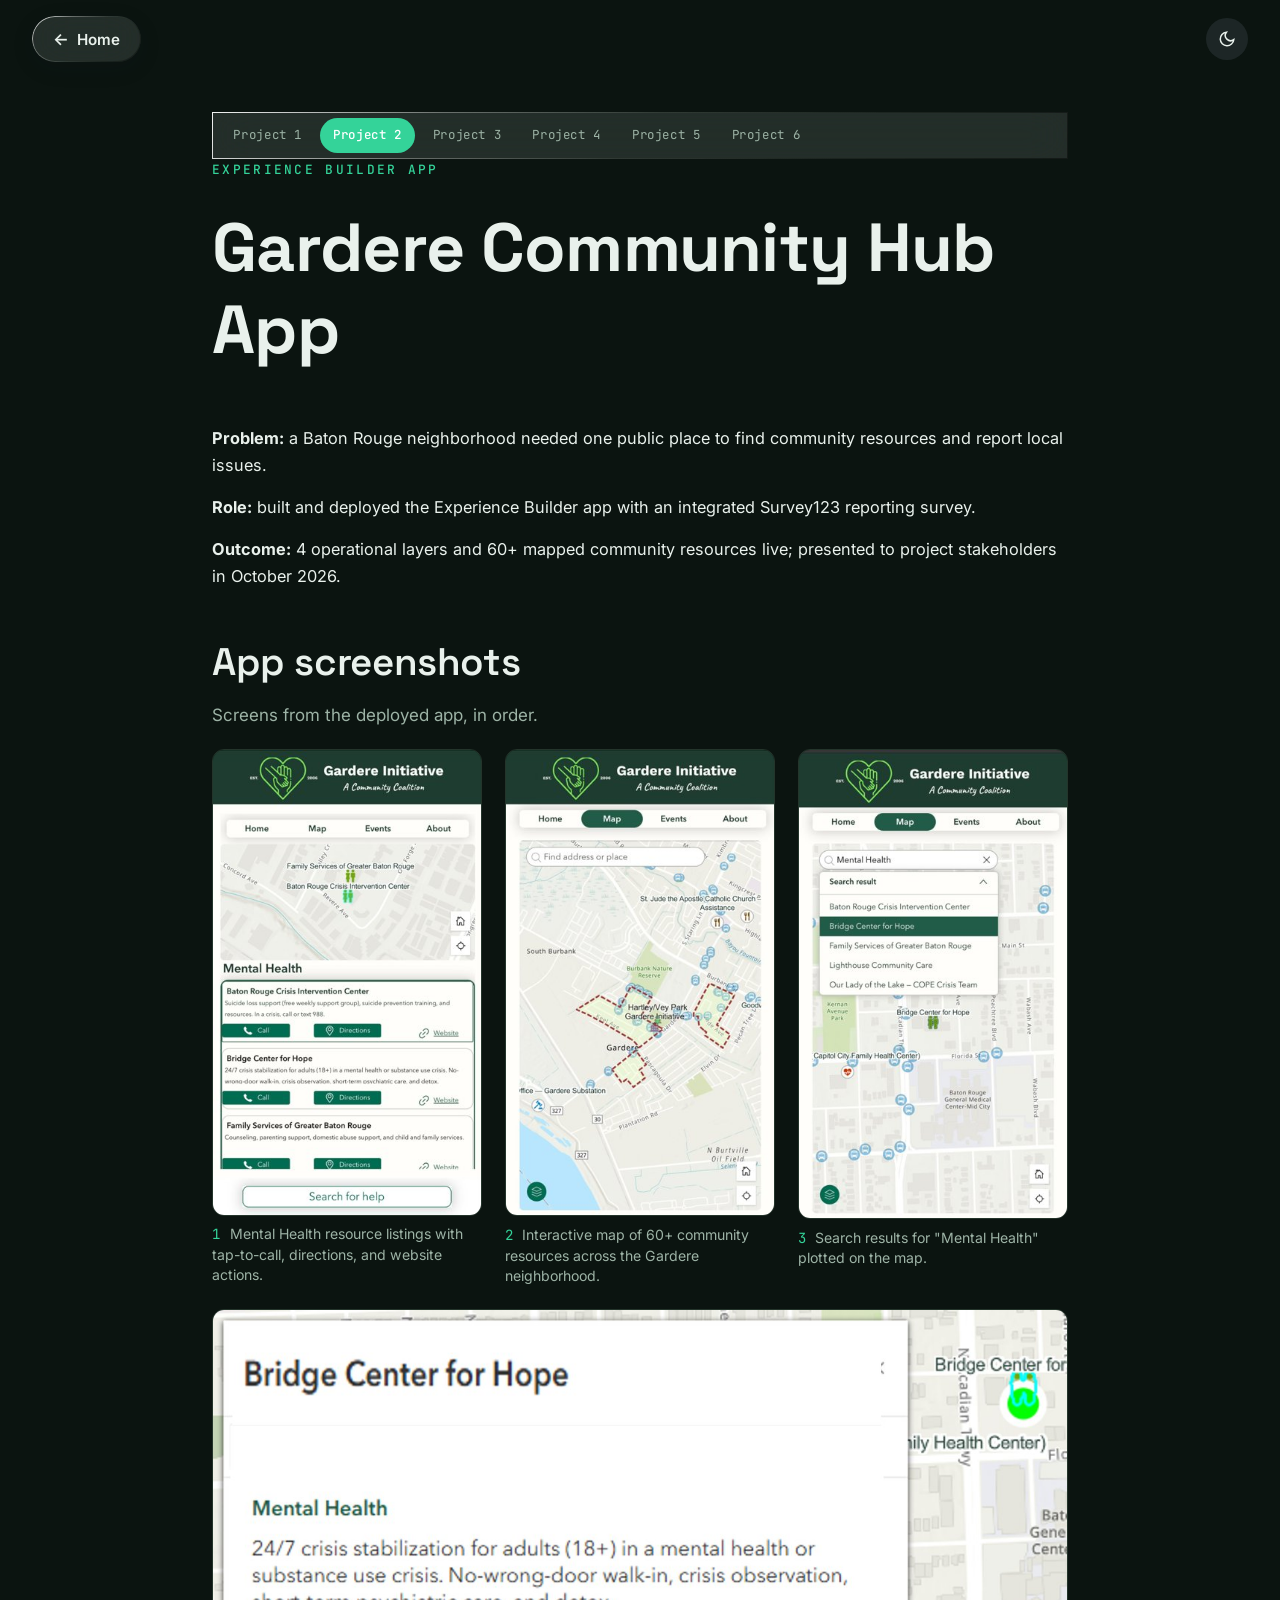
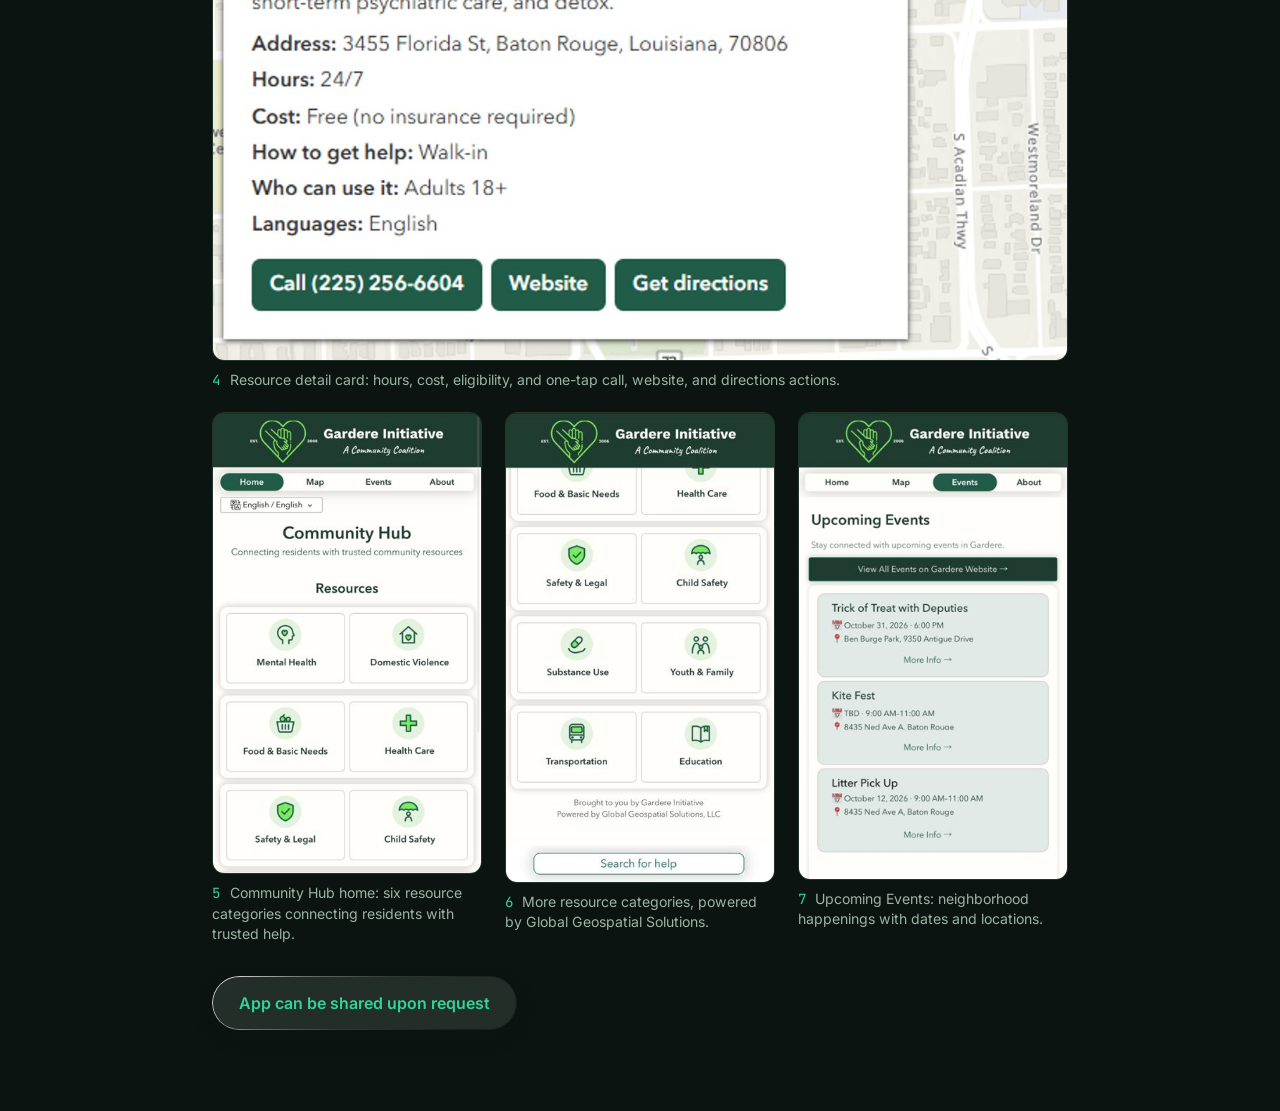
<file: project-gardere-hub.html>
<!DOCTYPE html>
<html lang="en" data-theme="dark">
<head>
  <meta charset="UTF-8">
  <meta name="viewport" content="width=device-width, initial-scale=1.0">
  <title>Gardere Community Hub App - Ritik Pokharel</title>
  <meta name="description" content="Gardere Community Hub App: an Experience Builder + Survey123 app with 4 operational layers and 60+ community resources for a Baton Rouge neighborhood.">
  <link rel="canonical" href="https://ritikpokharel21.github.io/project-gardere-hub.html">
  <meta name="robots" content="index, follow">
  <meta name="theme-color" content="#0B1410" media="(prefers-color-scheme: dark)">
  <meta name="theme-color" content="#F8FAFC" media="(prefers-color-scheme: light)">
  <link rel="icon" type="image/svg+xml" href="favicon.svg">
  <link rel="preconnect" href="https://fonts.googleapis.com">
  <link rel="preconnect" href="https://fonts.gstatic.com" crossorigin>
  <link href="https://fonts.googleapis.com/css2?family=Space+Grotesk:wght@500;600;700&family=Inter:wght@400;500;600&family=JetBrains+Mono:wght@400;500&display=swap" rel="stylesheet">
  <link rel="stylesheet" href="assets/css/style.css">
</head>
<body>
  <header class="topbar">
    <a class="back-home glass" href="index.html"><span aria-hidden="true">&larr;</span> Home</a>
    <button class="theme-toggle" id="themeToggle" aria-label="Toggle dark mode" aria-pressed="false">
      <svg class="icon-sun" width="18" height="18" viewBox="0 0 24 24" fill="none" stroke="currentColor" stroke-width="2" aria-hidden="true">
        <circle cx="12" cy="12" r="4"/><path d="M12 2v2M12 20v2M4.9 4.9l1.4 1.4M17.7 17.7l1.4 1.4M2 12h2M20 12h2M4.9 19.1l1.4-1.4M17.7 6.3l1.4-1.4"/>
      </svg>
      <svg class="icon-moon" width="18" height="18" viewBox="0 0 24 24" fill="none" stroke="currentColor" stroke-width="2" aria-hidden="true">
        <path d="M21 12.8A9 9 0 1 1 11.2 3a7 7 0 0 0 9.8 9.8z"/>
      </svg>
    </button>
  </header>

  <main class="container project-page">
    <nav class="project-tabs glass" aria-label="Projects">
        <a href="project-rice-yield.html" class="ptab">Project 1</a>
        <a href="project-gardere-hub.html" class="ptab active" aria-current="page">Project 2</a>
        <a href="project-soil-fertility.html" class="ptab">Project 3</a>
        <a href="project-terrebonne-system.html" class="ptab">Project 4</a>
        <a href="project-uas-acquisition.html" class="ptab">Project 5</a>
        <a href="project-brg-modernization.html" class="ptab">Project 6</a>
      </nav>
    <p class="section-kicker mono">EXPERIENCE BUILDER APP</p>
    <h1>Gardere Community Hub App</h1>
    <div class="project-summary">
      <p><strong>Problem:</strong> a Baton Rouge neighborhood needed one public place to find community resources and report local issues.</p>
      <p><strong>Role:</strong> built and deployed the Experience Builder app with an integrated Survey123 reporting survey.</p>
      <p><strong>Outcome:</strong> 4 operational layers and 60+ mapped community resources live; presented to project stakeholders in October 2026.</p>
    </div>
    <h2>App screenshots</h2>
    <p class="shots-intro">Screens from the deployed app, in order.</p>
    <div class="shots">
      <figure>
        <img src="assets/img/gardere-shot-1.jpg" alt="Mental Health resource listings with tap-to-call, directions, and website actions" loading="lazy" width="367" height="636">
        <figcaption><span class="mono">1</span> Mental Health resource listings with tap-to-call, directions, and website actions.</figcaption>
      </figure>
      <figure>
        <img src="assets/img/gardere-shot-2.jpg" alt="Interactive map of community resources across the Gardere neighborhood" loading="lazy" width="360" height="625">
        <figcaption><span class="mono">2</span> Interactive map of 60+ community resources across the Gardere neighborhood.</figcaption>
      </figure>
      <figure>
        <img src="assets/img/gardere-shot-3.jpg" alt="Search results for Mental Health plotted on the map" loading="lazy" width="358" height="625">
        <figcaption><span class="mono">3</span> Search results for "Mental Health" plotted on the map.</figcaption>
      </figure>
      <figure class="wide">
        <img src="assets/img/gardere-shot-4.jpg" alt="Resource detail card with hours, cost, eligibility, and one-tap actions" loading="lazy" width="1280" height="974">
        <figcaption><span class="mono">4</span> Resource detail card: hours, cost, eligibility, and one-tap call, website, and directions actions.</figcaption>
      </figure>
      <figure>
        <img src="assets/img/gardere-shot-5.jpg" alt="Community Hub home screen with six resource categories" loading="lazy" width="381" height="653">
        <figcaption><span class="mono">5</span> Community Hub home: six resource categories connecting residents with trusted help.</figcaption>
      </figure>
      <figure>
        <img src="assets/img/gardere-shot-6.jpg" alt="More resource categories, powered by Global Geospatial Solutions" loading="lazy" width="374" height="653">
        <figcaption><span class="mono">6</span> More resource categories, powered by Global Geospatial Solutions.</figcaption>
      </figure>
      <figure>
        <img src="assets/img/gardere-shot-7.jpg" alt="Upcoming Events page with neighborhood happenings" loading="lazy" width="343" height="595">
        <figcaption><span class="mono">7</span> Upcoming Events: neighborhood happenings with dates and locations.</figcaption>
      </figure>
    </div>
    <p class="pdf-actions">
      <a class="btn btn-secondary glass" href="https://mail.google.com/mail/?view=cm&to=ritik.geospatial@gmail.com&su=Request%3A%20Community%20Hub%20app%20access" target="_blank" rel="noopener">App can be shared upon request</a>
    </p>
  </main>

  <script src="assets/js/main.js"></script>
</body>
</html>
</file>
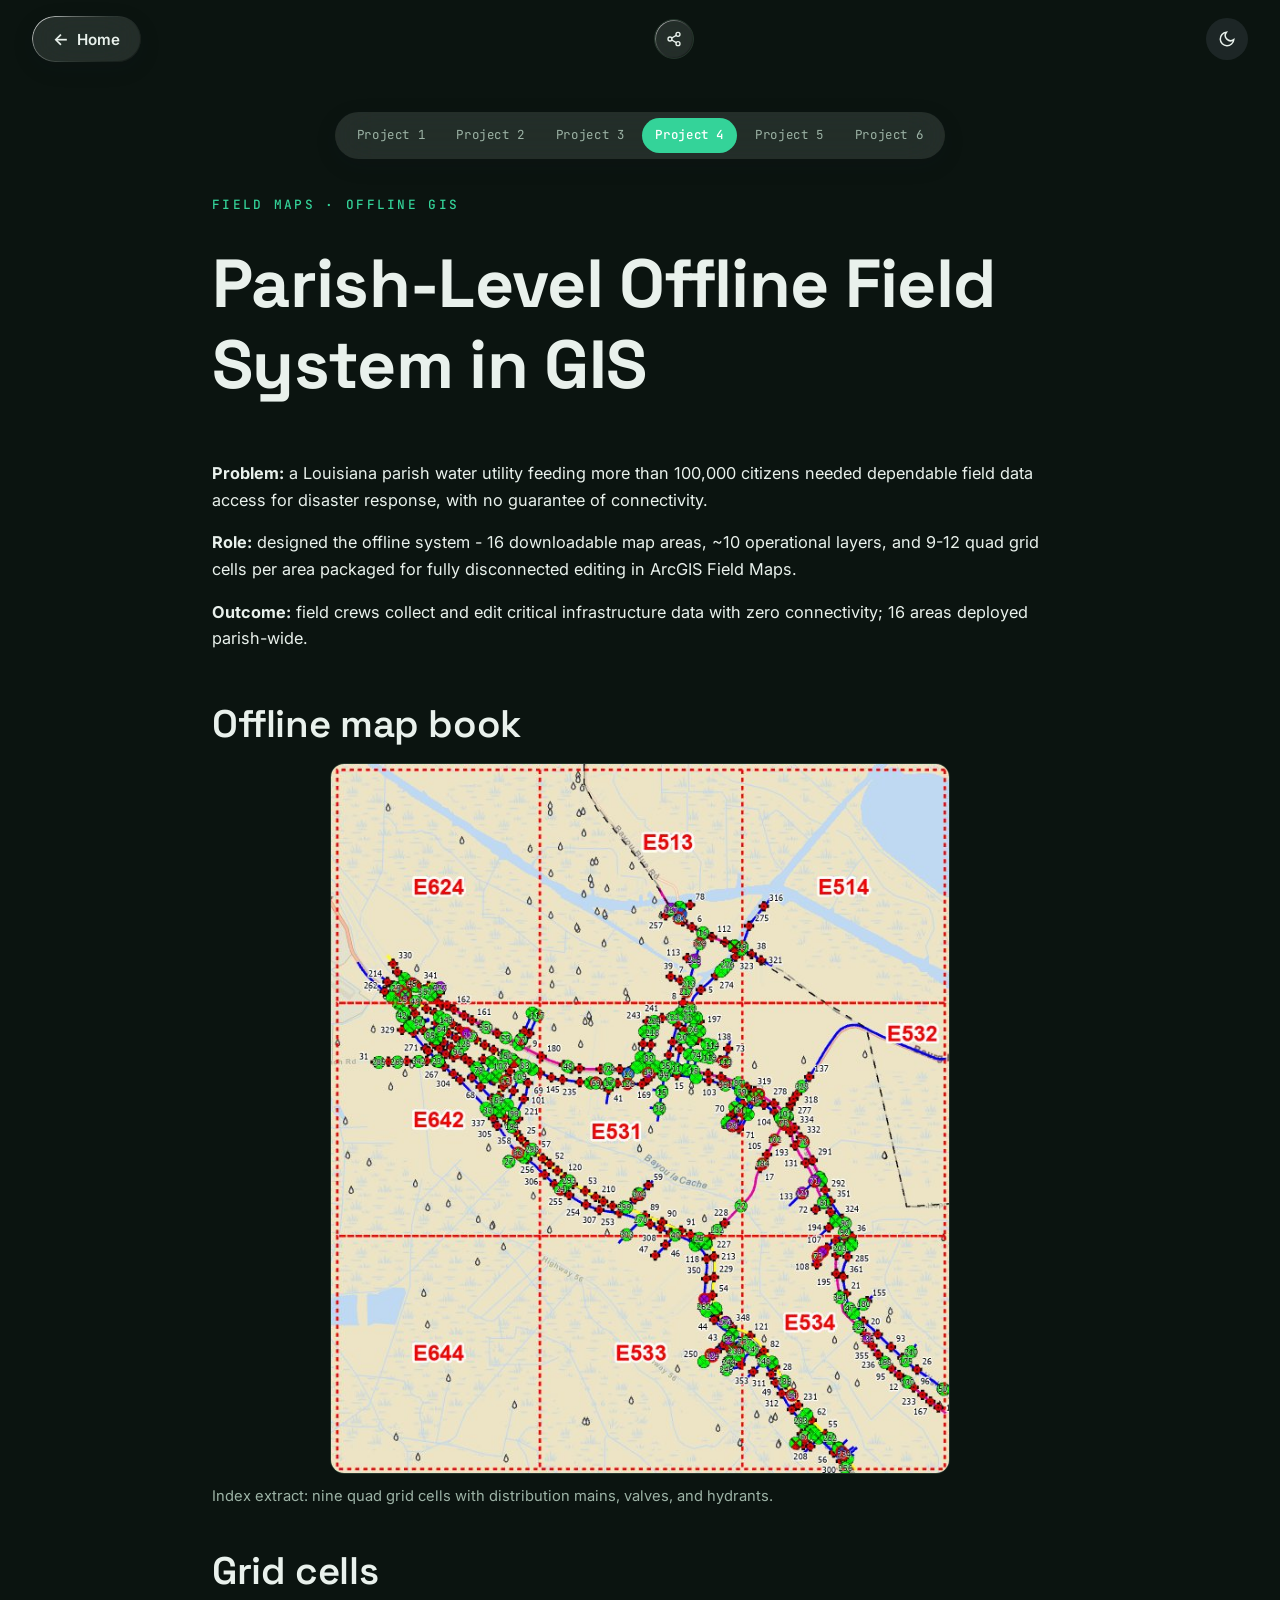
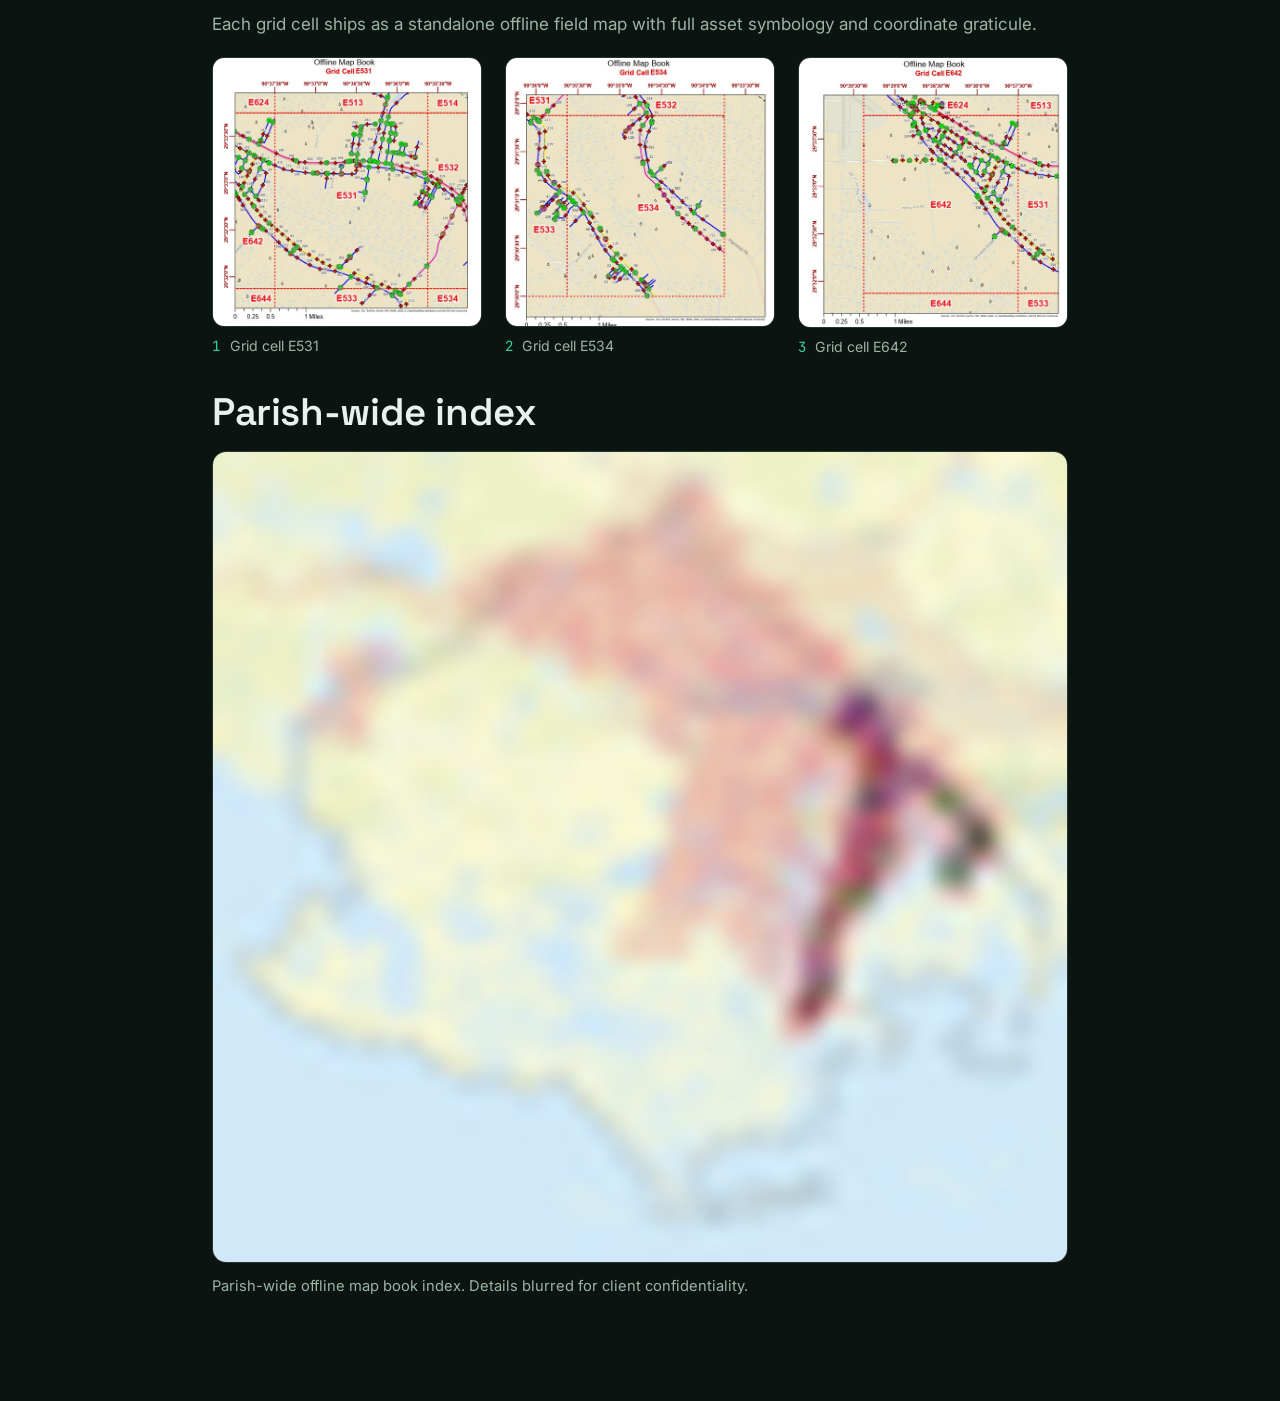
<file: project-parish-field-system.html>
<!DOCTYPE html>
<html lang="en" data-theme="dark">
<head>
  <meta charset="UTF-8">
  <meta name="viewport" content="width=device-width, initial-scale=1.0">
  <title>Parish-Level Offline Field System in GIS - Ritik Pokharel</title>
  <meta name="description" content="Parish-level offline field system: 16 downloadable ArcGIS Field Maps areas with ~10 operational layers and quad grid cells for fully disconnected disaster-response editing.">
  <link rel="canonical" href="https://ritikpokharel21.github.io/project-parish-field-system.html">
  <meta name="robots" content="index, follow">
  <meta name="theme-color" content="#0B1410" media="(prefers-color-scheme: dark)">
  <meta name="theme-color" content="#F8FAFC" media="(prefers-color-scheme: light)">
  <link rel="icon" type="image/svg+xml" href="favicon.svg">
  <link rel="preconnect" href="https://fonts.googleapis.com">
  <link rel="preconnect" href="https://fonts.gstatic.com" crossorigin>
  <link href="https://fonts.googleapis.com/css2?family=Space+Grotesk:wght@500;600;700&family=Inter:wght@400;500;600&family=JetBrains+Mono:wght@400;500&display=swap" rel="stylesheet">
  <link rel="stylesheet" href="assets/css/style.css">
</head>
<body>
  <header class="topbar">
    <a class="back-home glass" href="index.html"><span aria-hidden="true">&larr;</span> Home</a>
    <button class="share-btn glass" id="shareBtn" type="button" aria-label="Share this page" data-tip="Share">
        <svg width="16" height="16" viewBox="0 0 24 24" fill="none" stroke="currentColor" stroke-width="2" stroke-linecap="round" stroke-linejoin="round" aria-hidden="true"><circle cx="18" cy="5" r="3"/><circle cx="6" cy="12" r="3"/><circle cx="18" cy="19" r="3"/><line x1="8.59" y1="13.51" x2="15.42" y2="17.49"/><line x1="15.41" y1="6.51" x2="8.59" y2="10.49"/></svg>
      </button>
      <button class="theme-toggle" id="themeToggle" aria-label="Toggle dark mode" aria-pressed="false">
      <svg class="icon-sun" width="18" height="18" viewBox="0 0 24 24" fill="none" stroke="currentColor" stroke-width="2" aria-hidden="true">
        <circle cx="12" cy="12" r="4"/><path d="M12 2v2M12 20v2M4.9 4.9l1.4 1.4M17.7 17.7l1.4 1.4M2 12h2M20 12h2M4.9 19.1l1.4-1.4M17.7 6.3l1.4-1.4"/>
      </svg>
      <svg class="icon-moon" width="18" height="18" viewBox="0 0 24 24" fill="none" stroke="currentColor" stroke-width="2" aria-hidden="true">
        <path d="M21 12.8A9 9 0 1 1 11.2 3a7 7 0 0 0 9.8 9.8z"/>
      </svg>
    </button>
  </header>

  <main class="container project-page">
    <div class="project-tabs-wrap glass"><nav class="project-tabs" aria-label="Projects">
        <a href="project-rice-yield.html" class="ptab">Project 1</a>
        <a href="project-community-hub.html" class="ptab">Project 2</a>
        <a href="project-soil-fertility.html" class="ptab">Project 3</a>
        <a href="project-parish-field-system.html" class="ptab active" aria-current="page">Project 4</a>
        <a href="project-uas-acquisition.html" class="ptab">Project 5</a>
        <a href="project-brg-modernization.html" class="ptab">Project 6</a>
      </nav></div>
    <p class="section-kicker mono">FIELD MAPS &middot; OFFLINE GIS</p>
    <h1>Parish-Level Offline Field System in GIS</h1>
    <div class="project-summary">
      <p><strong>Problem:</strong> a Louisiana parish water utility feeding more than 100,000 citizens needed dependable field data access for disaster response, with no guarantee of connectivity.</p>
      <p><strong>Role:</strong> designed the offline system - 16 downloadable map areas, ~10 operational layers, and 9-12 quad grid cells per area packaged for fully disconnected editing in ArcGIS Field Maps.</p>
      <p><strong>Outcome:</strong> field crews collect and edit critical infrastructure data with zero connectivity; 16 areas deployed parish-wide.</p>
    </div>
    <h2>Offline map book</h2>
    <figure class="workflow-figure tall">
      <img src="assets/img/parish-9grid.jpg" alt="Nine quad grid cells with distribution mains, valves, and hydrants" loading="lazy" width="678" height="777">
      <figcaption>Index extract: nine quad grid cells with distribution mains, valves, and hydrants.</figcaption>
    </figure>
    <h2>Grid cells</h2>
    <p class="shots-intro">Each grid cell ships as a standalone offline field map with full asset symbology and coordinate graticule.</p>
    <div class="shots">
      <figure>
        <img src="assets/img/parish-e531.jpg" alt="Offline field map of grid cell E531" loading="lazy" width="578" height="578">
        <figcaption><span class="mono">1</span> Grid cell E531</figcaption>
      </figure>
      <figure>
        <img src="assets/img/parish-e534.jpg" alt="Offline field map of grid cell E534" loading="lazy" width="562" height="561">
        <figcaption><span class="mono">2</span> Grid cell E534</figcaption>
      </figure>
      <figure>
        <img src="assets/img/parish-e642.jpg" alt="Offline field map of grid cell E642" loading="lazy" width="572" height="573">
        <figcaption><span class="mono">3</span> Grid cell E642</figcaption>
      </figure>
    </div>
    <h2>Parish-wide index</h2>
    <figure class="workflow-figure">
      <img src="assets/img/parish-mapbook-blurred.jpg" alt="Parish-wide offline map book index, blurred for client confidentiality" loading="lazy" width="821" height="779">
      <figcaption>Parish-wide offline map book index. Details blurred for client confidentiality.</figcaption>
    </figure>
  </main>

  <script src="assets/js/main.js"></script>
</body>
</html>
</file>
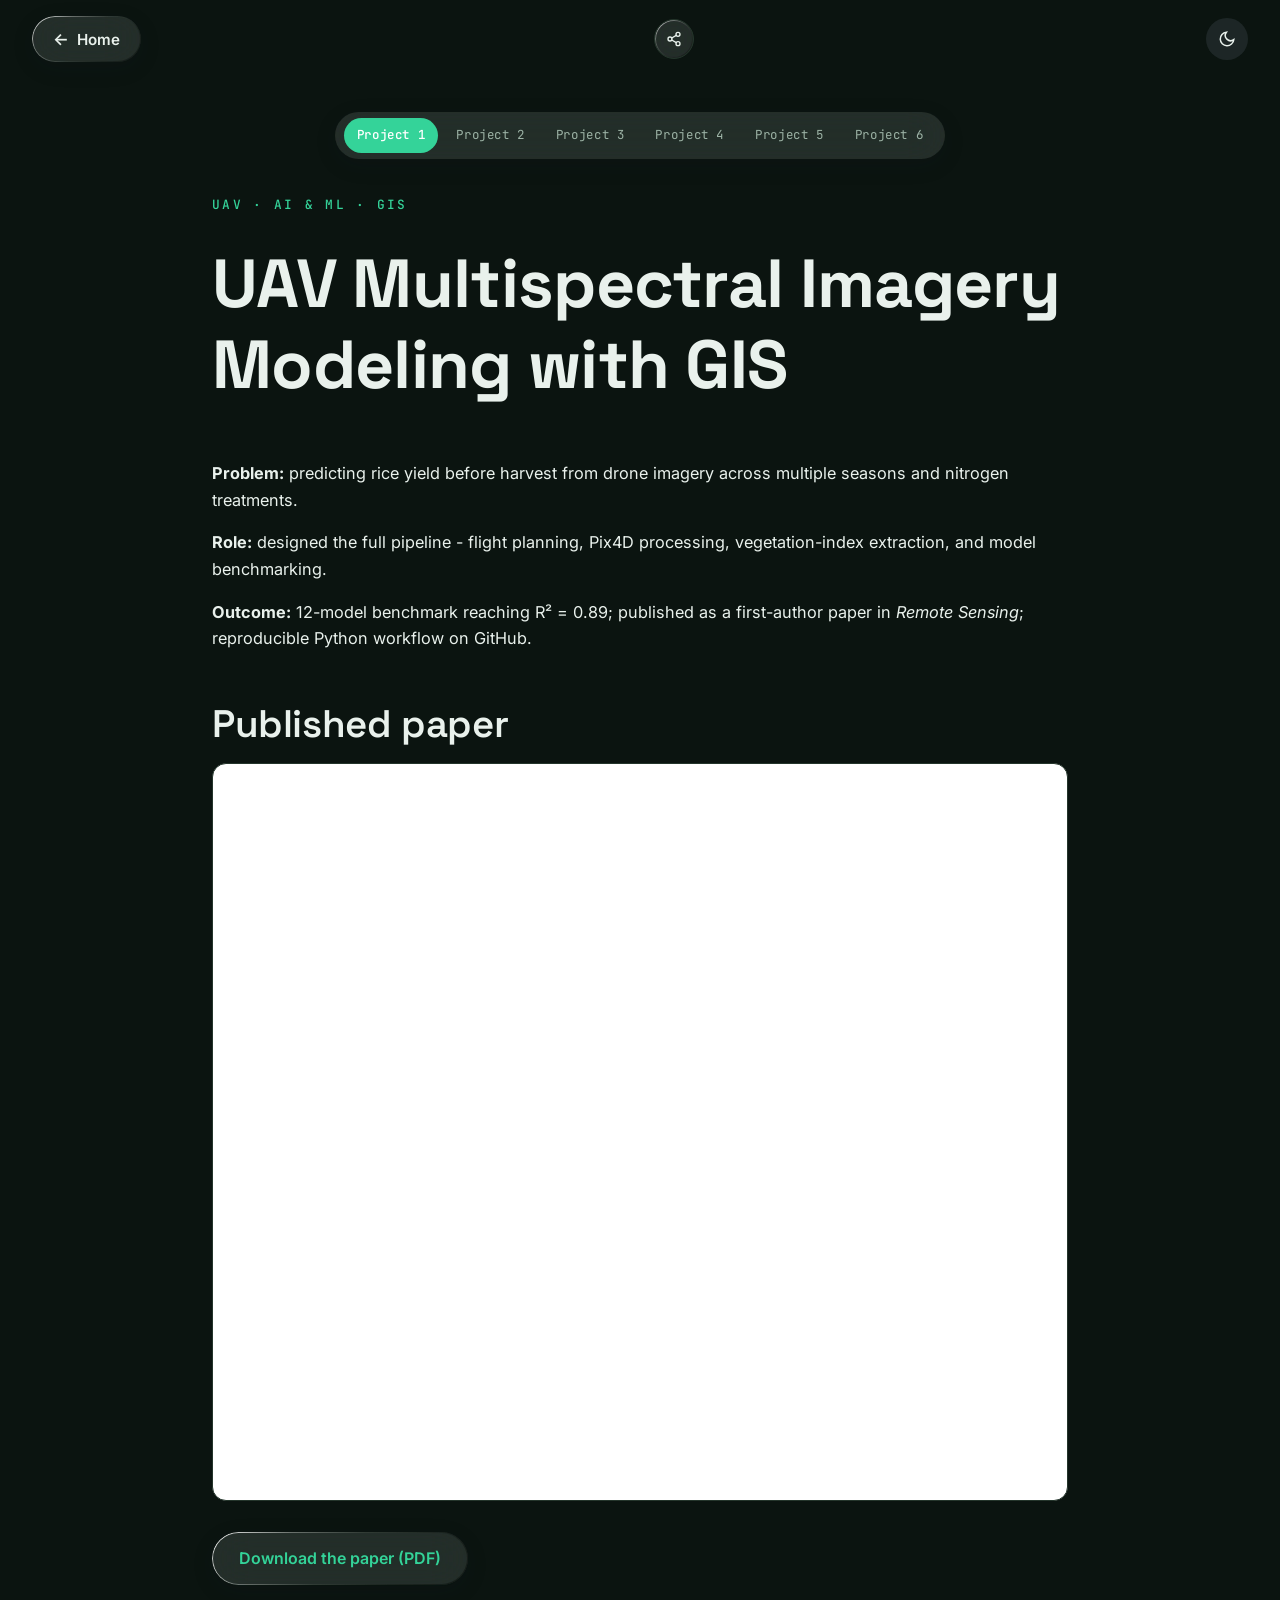
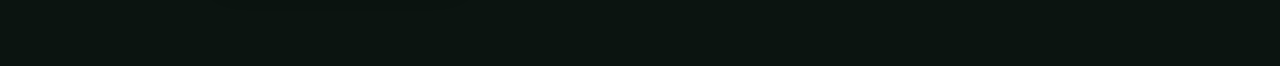
<file: project-rice-yield.html>
<!DOCTYPE html>
<html lang="en" data-theme="dark">
<head>
  <meta charset="UTF-8">
  <meta name="viewport" content="width=device-width, initial-scale=1.0">
  <title>UAV Multispectral Imagery Modeling with GIS - Ritik Pokharel</title>
  <meta name="description" content="Rice yield estimation from UAV multispectral imagery: 720 research plots, 12 machine-learning models, first-author paper in Remote Sensing.">
  <link rel="canonical" href="https://ritikpokharel21.github.io/project-rice-yield.html">
  <meta name="robots" content="index, follow">
  <meta name="theme-color" content="#0B1410" media="(prefers-color-scheme: dark)">
  <meta name="theme-color" content="#F8FAFC" media="(prefers-color-scheme: light)">
  <link rel="icon" type="image/svg+xml" href="favicon.svg">
  <link rel="preconnect" href="https://fonts.googleapis.com">
  <link rel="preconnect" href="https://fonts.gstatic.com" crossorigin>
  <link href="https://fonts.googleapis.com/css2?family=Space+Grotesk:wght@500;600;700&family=Inter:wght@400;500;600&family=JetBrains+Mono:wght@400;500&display=swap" rel="stylesheet">
  <link rel="stylesheet" href="assets/css/style.css">
</head>
<body>
  <header class="topbar">
    <a class="back-home glass" href="index.html"><span aria-hidden="true">&larr;</span> Home</a>
    <button class="share-btn glass" id="shareBtn" type="button" aria-label="Share this page" data-tip="Share">
        <svg width="16" height="16" viewBox="0 0 24 24" fill="none" stroke="currentColor" stroke-width="2" stroke-linecap="round" stroke-linejoin="round" aria-hidden="true"><circle cx="18" cy="5" r="3"/><circle cx="6" cy="12" r="3"/><circle cx="18" cy="19" r="3"/><line x1="8.59" y1="13.51" x2="15.42" y2="17.49"/><line x1="15.41" y1="6.51" x2="8.59" y2="10.49"/></svg>
      </button>
      <button class="theme-toggle" id="themeToggle" aria-label="Toggle dark mode" aria-pressed="false">
      <svg class="icon-sun" width="18" height="18" viewBox="0 0 24 24" fill="none" stroke="currentColor" stroke-width="2" aria-hidden="true">
        <circle cx="12" cy="12" r="4"/><path d="M12 2v2M12 20v2M4.9 4.9l1.4 1.4M17.7 17.7l1.4 1.4M2 12h2M20 12h2M4.9 19.1l1.4-1.4M17.7 6.3l1.4-1.4"/>
      </svg>
      <svg class="icon-moon" width="18" height="18" viewBox="0 0 24 24" fill="none" stroke="currentColor" stroke-width="2" aria-hidden="true">
        <path d="M21 12.8A9 9 0 1 1 11.2 3a7 7 0 0 0 9.8 9.8z"/>
      </svg>
    </button>
  </header>

  <main class="container project-page">
    <div class="project-tabs-wrap glass"><nav class="project-tabs" aria-label="Projects">
        <a href="project-rice-yield.html" class="ptab active" aria-current="page">Project 1</a>
        <a href="project-community-hub.html" class="ptab">Project 2</a>
        <a href="project-soil-fertility.html" class="ptab">Project 3</a>
        <a href="project-parish-field-system.html" class="ptab">Project 4</a>
        <a href="project-uas-acquisition.html" class="ptab">Project 5</a>
        <a href="project-brg-modernization.html" class="ptab">Project 6</a>
      </nav></div>
    <p class="section-kicker mono">UAV &middot; AI &amp; ML &middot; GIS</p>
    <h1>UAV Multispectral Imagery Modeling with GIS</h1>
    <div class="project-summary">
      <p><strong>Problem:</strong> predicting rice yield before harvest from drone imagery across multiple seasons and nitrogen treatments.</p>
      <p><strong>Role:</strong> designed the full pipeline - flight planning, Pix4D processing, vegetation-index extraction, and model benchmarking.</p>
      <p><strong>Outcome:</strong> 12-model benchmark reaching R&sup2; = 0.89; published as a first-author paper in <em>Remote Sensing</em>; reproducible Python workflow on GitHub.</p>
    </div>
    <h2>Published paper</h2>
    <div class="pdf-open-card">
      <p class="pdf-hint">For the best reading experience on your phone, open the paper fullscreen.</p>
      <p><a class="btn btn-secondary glass" href="files/rice-yield-estimation-paper.pdf">Open the paper</a></p>
    </div>
    <figure class="pdf-header-mobile">
      <img src="assets/img/paper-header-rice.jpg" alt="Rice Yield Estimation Based on Machine Learning Applied to UAV Remote Sensing Data - published in Remote Sensing (MDPI)" loading="lazy">
    </figure>
    <div class="pdf-frame">
      <iframe src="files/rice-yield-estimation-paper.pdf" title="Rice Yield Estimation from UAV Multispectral Imagery - published paper (PDF)" loading="lazy"></iframe>
    </div>
    <p class="pdf-actions">
      <a class="btn btn-secondary glass" href="files/rice-yield-estimation-paper.pdf" download>Download the paper (PDF)</a>
    </p>
  </main>

  <script src="assets/js/main.js"></script>
</body>
</html>
</file>
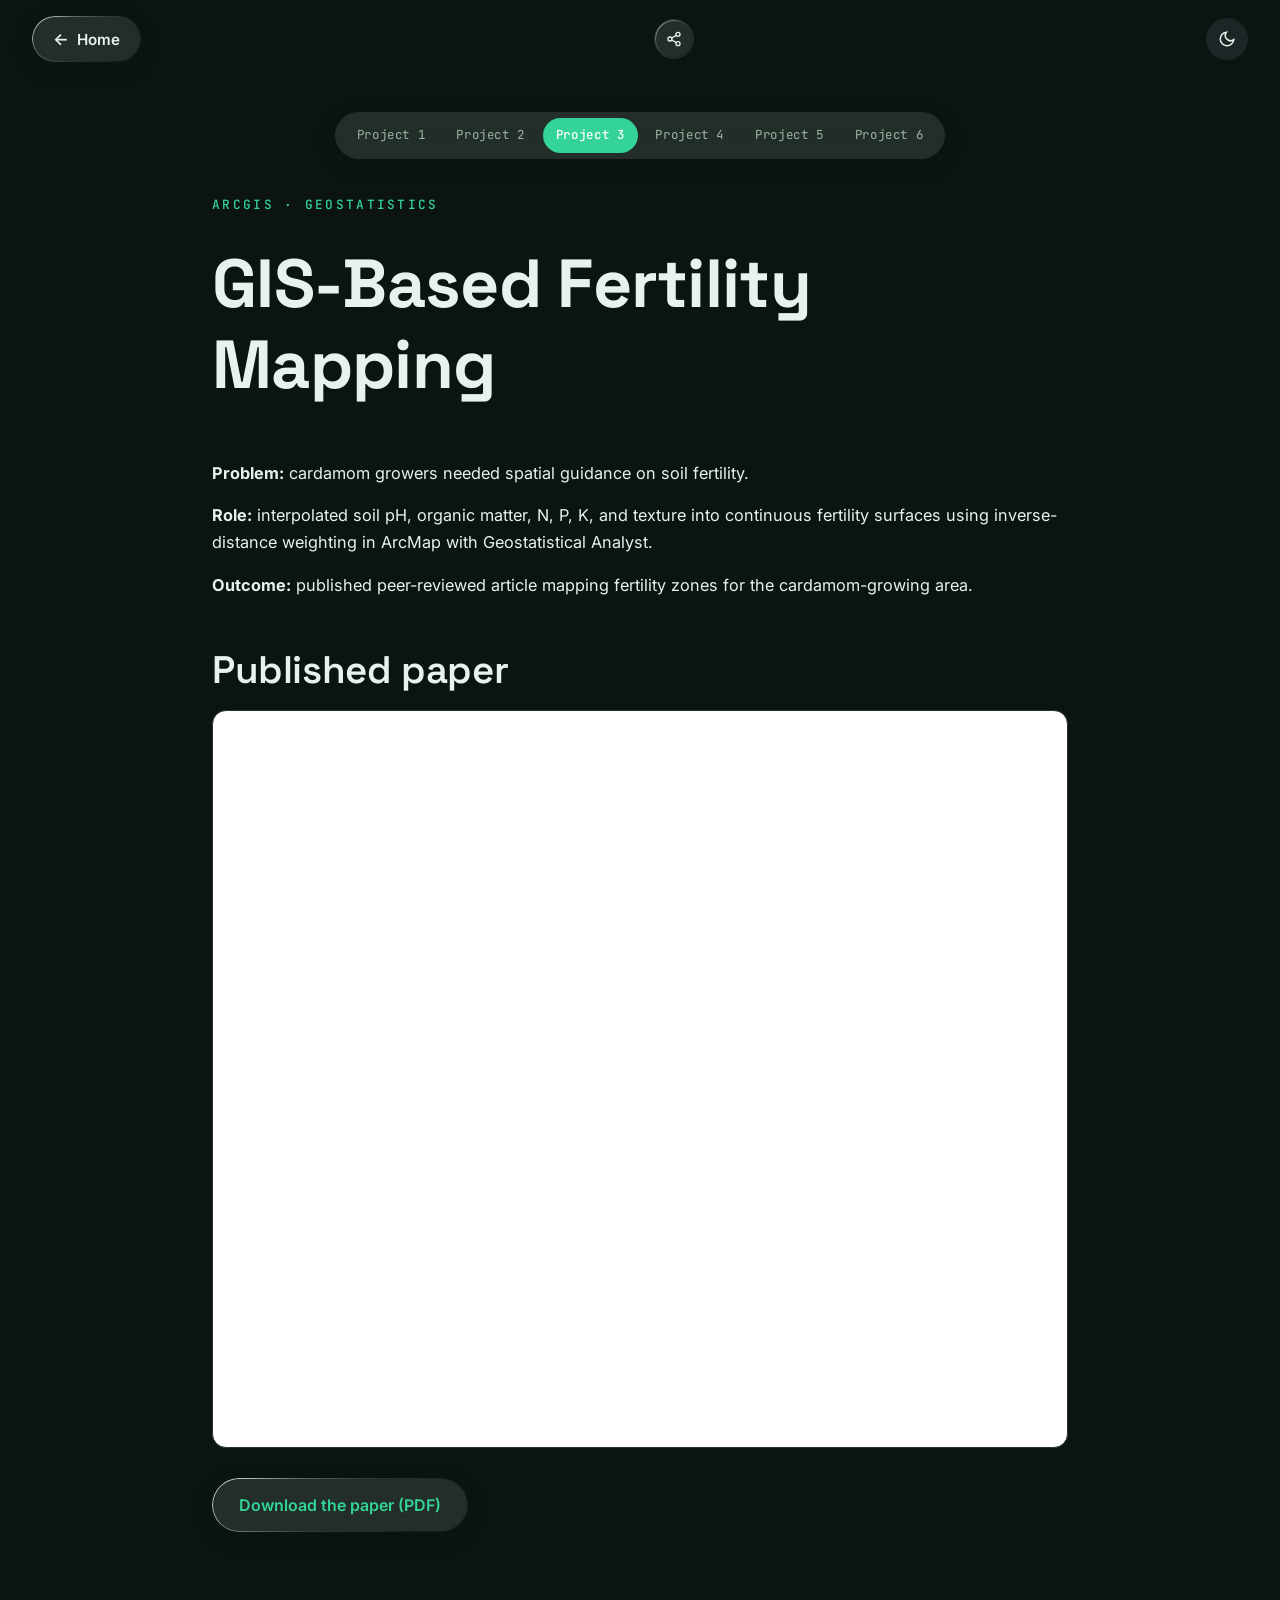
<file: project-soil-fertility.html>
<!DOCTYPE html>
<html lang="en" data-theme="dark">
<head>
  <meta charset="UTF-8">
  <meta name="viewport" content="width=device-width, initial-scale=1.0">
  <title>GIS-Based Fertility Mapping - Ritik Pokharel</title>
  <meta name="description" content="GIS-based soil fertility mapping: interpolated soil pH, organic matter, N, P, K, and texture into fertility zones for cardamom growers.">
  <link rel="canonical" href="https://ritikpokharel21.github.io/project-soil-fertility.html">
  <meta name="robots" content="index, follow">
  <meta name="theme-color" content="#0B1410" media="(prefers-color-scheme: dark)">
  <meta name="theme-color" content="#F8FAFC" media="(prefers-color-scheme: light)">
  <link rel="icon" type="image/svg+xml" href="favicon.svg">
  <link rel="preconnect" href="https://fonts.googleapis.com">
  <link rel="preconnect" href="https://fonts.gstatic.com" crossorigin>
  <link href="https://fonts.googleapis.com/css2?family=Space+Grotesk:wght@500;600;700&family=Inter:wght@400;500;600&family=JetBrains+Mono:wght@400;500&display=swap" rel="stylesheet">
  <link rel="stylesheet" href="assets/css/style.css">
</head>
<body>
  <header class="topbar">
    <a class="back-home glass" href="index.html"><span aria-hidden="true">&larr;</span> Home</a>
    <button class="share-btn glass" id="shareBtn" type="button" aria-label="Share this page" data-tip="Share">
        <svg width="16" height="16" viewBox="0 0 24 24" fill="none" stroke="currentColor" stroke-width="2" stroke-linecap="round" stroke-linejoin="round" aria-hidden="true"><circle cx="18" cy="5" r="3"/><circle cx="6" cy="12" r="3"/><circle cx="18" cy="19" r="3"/><line x1="8.59" y1="13.51" x2="15.42" y2="17.49"/><line x1="15.41" y1="6.51" x2="8.59" y2="10.49"/></svg>
      </button>
      <button class="theme-toggle" id="themeToggle" aria-label="Toggle dark mode" aria-pressed="false">
      <svg class="icon-sun" width="18" height="18" viewBox="0 0 24 24" fill="none" stroke="currentColor" stroke-width="2" aria-hidden="true">
        <circle cx="12" cy="12" r="4"/><path d="M12 2v2M12 20v2M4.9 4.9l1.4 1.4M17.7 17.7l1.4 1.4M2 12h2M20 12h2M4.9 19.1l1.4-1.4M17.7 6.3l1.4-1.4"/>
      </svg>
      <svg class="icon-moon" width="18" height="18" viewBox="0 0 24 24" fill="none" stroke="currentColor" stroke-width="2" aria-hidden="true">
        <path d="M21 12.8A9 9 0 1 1 11.2 3a7 7 0 0 0 9.8 9.8z"/>
      </svg>
    </button>
  </header>

  <main class="container project-page">
    <div class="project-tabs-wrap glass"><nav class="project-tabs" aria-label="Projects">
        <a href="project-rice-yield.html" class="ptab">Project 1</a>
        <a href="project-community-hub.html" class="ptab">Project 2</a>
        <a href="project-soil-fertility.html" class="ptab active" aria-current="page">Project 3</a>
        <a href="project-parish-field-system.html" class="ptab">Project 4</a>
        <a href="project-uas-acquisition.html" class="ptab">Project 5</a>
        <a href="project-brg-modernization.html" class="ptab">Project 6</a>
      </nav></div>
    <p class="section-kicker mono">ARCGIS &middot; GEOSTATISTICS</p>
    <h1>GIS-Based Fertility Mapping</h1>
    <div class="project-summary">
      <p><strong>Problem:</strong> cardamom growers needed spatial guidance on soil fertility.</p>
      <p><strong>Role:</strong> interpolated soil pH, organic matter, N, P, K, and texture into continuous fertility surfaces using inverse-distance weighting in ArcMap with Geostatistical Analyst.</p>
      <p><strong>Outcome:</strong> published peer-reviewed article mapping fertility zones for the cardamom-growing area.</p>
    </div>
    <h2>Published paper</h2>
    <div class="pdf-open-card">
      <p class="pdf-hint">For the best reading experience on your phone, open the paper fullscreen.</p>
      <p><a class="btn btn-secondary glass" href="files/soil-fertility-mapping-paper.pdf">Open the paper</a></p>
    </div>
    <figure class="pdf-header-mobile">
      <img src="assets/img/paper-header-soil.jpg" alt="Soil Analysis GIS-Based Fertility Assessment and Soil Mapping of Cardamom Growing Area, Pandam, Ilam, Nepal - published in IJRASET" loading="lazy">
    </figure>
    <div class="pdf-frame">
      <iframe src="files/soil-fertility-mapping-paper.pdf" title="GIS-Based Soil Fertility Mapping - published paper (PDF)" loading="lazy"></iframe>
    </div>
    <p class="pdf-actions">
      <a class="btn btn-secondary glass" href="files/soil-fertility-mapping-paper.pdf" download>Download the paper (PDF)</a>
    </p>
  </main>

  <script src="assets/js/main.js"></script>
</body>
</html>
</file>
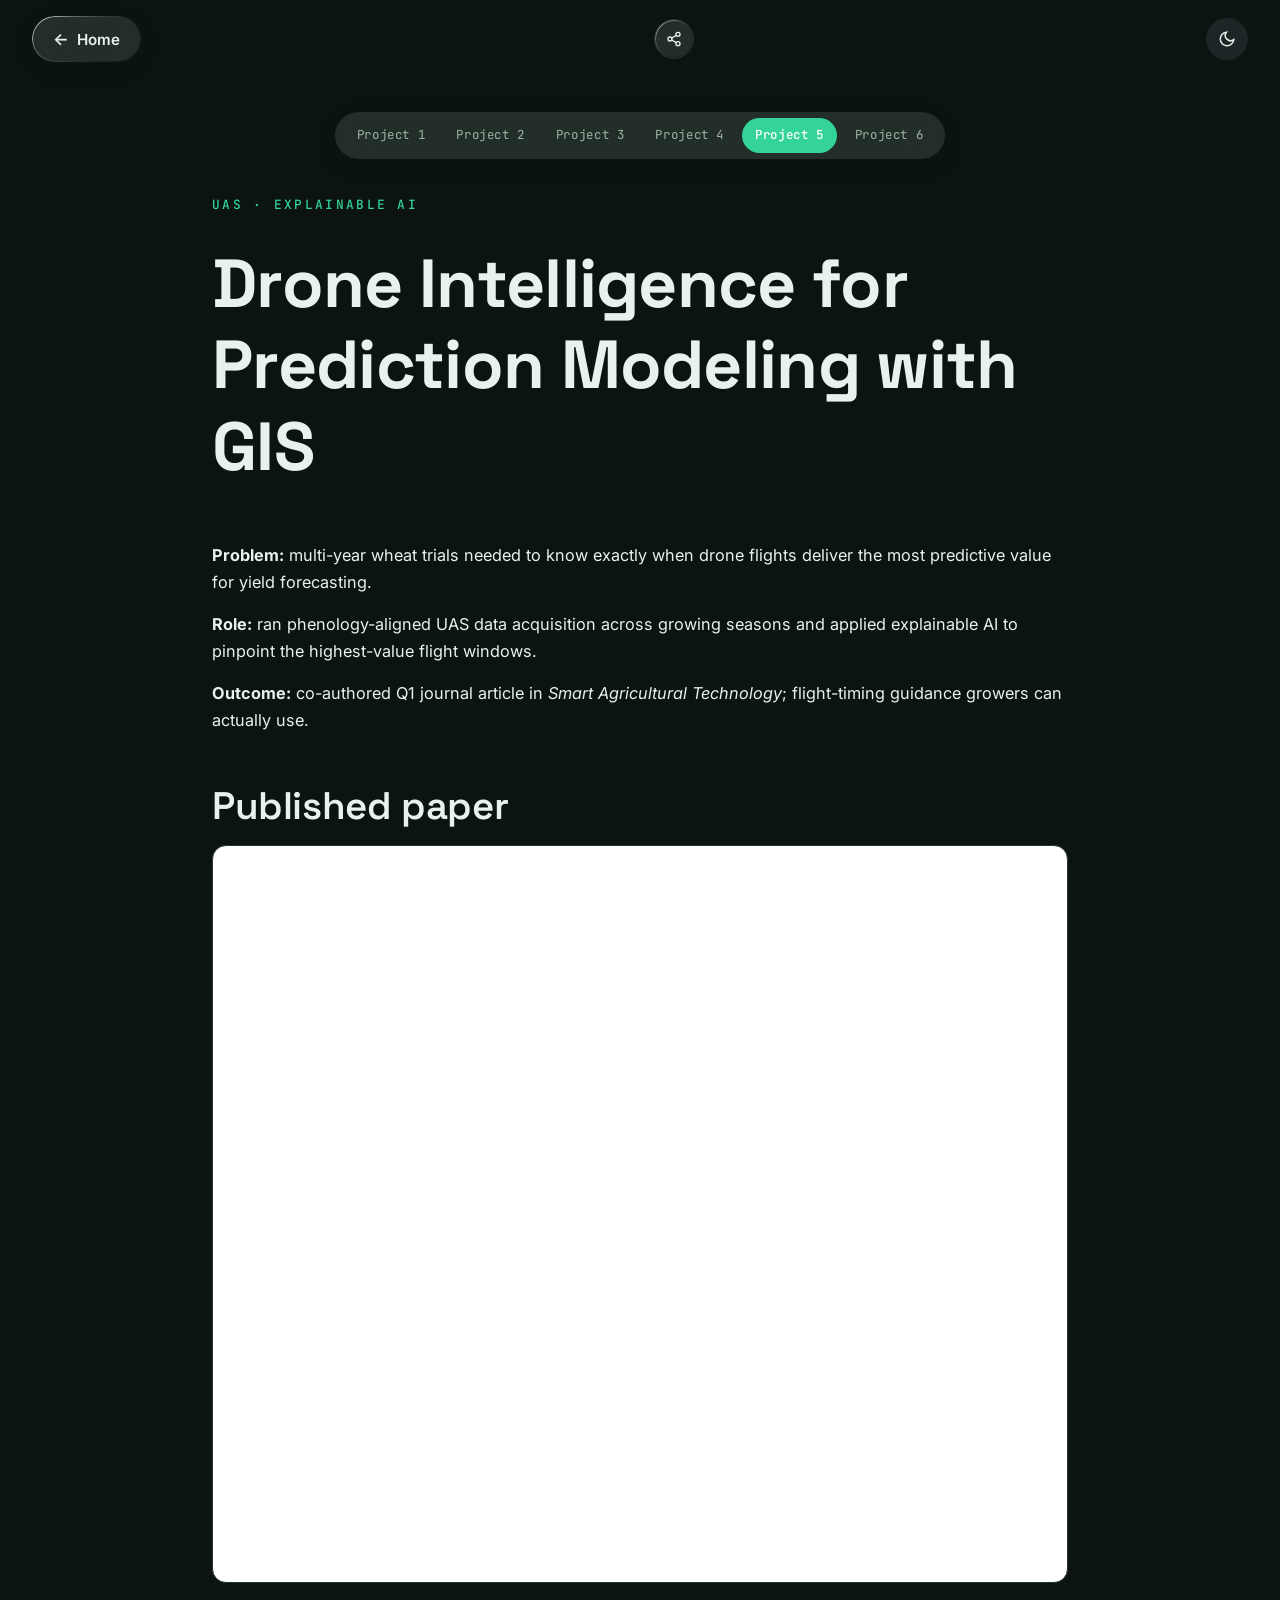
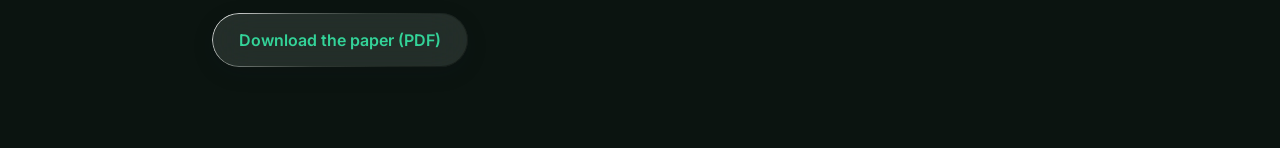
<file: project-uas-acquisition.html>
<!DOCTYPE html>
<html lang="en" data-theme="dark">
<head>
  <meta charset="UTF-8">
  <meta name="viewport" content="width=device-width, initial-scale=1.0">
  <title>Drone Intelligence for Prediction Modeling with GIS - Ritik Pokharel</title>
  <meta name="description" content="Strategically timed UAS data acquisition: phenology-aligned drone flights and explainable AI to find the highest-value flight windows for wheat yield prediction.">
  <link rel="canonical" href="https://ritikpokharel21.github.io/project-uas-acquisition.html">
  <meta name="robots" content="index, follow">
  <meta name="theme-color" content="#0B1410" media="(prefers-color-scheme: dark)">
  <meta name="theme-color" content="#F8FAFC" media="(prefers-color-scheme: light)">
  <link rel="icon" type="image/svg+xml" href="favicon.svg">
  <link rel="preconnect" href="https://fonts.googleapis.com">
  <link rel="preconnect" href="https://fonts.gstatic.com" crossorigin>
  <link href="https://fonts.googleapis.com/css2?family=Space+Grotesk:wght@500;600;700&family=Inter:wght@400;500;600&family=JetBrains+Mono:wght@400;500&display=swap" rel="stylesheet">
  <link rel="stylesheet" href="assets/css/style.css">
</head>
<body>
  <header class="topbar">
    <a class="back-home glass" href="index.html"><span aria-hidden="true">&larr;</span> Home</a>
    <button class="share-btn glass" id="shareBtn" type="button" aria-label="Share this page" data-tip="Share">
        <svg width="16" height="16" viewBox="0 0 24 24" fill="none" stroke="currentColor" stroke-width="2" stroke-linecap="round" stroke-linejoin="round" aria-hidden="true"><circle cx="18" cy="5" r="3"/><circle cx="6" cy="12" r="3"/><circle cx="18" cy="19" r="3"/><line x1="8.59" y1="13.51" x2="15.42" y2="17.49"/><line x1="15.41" y1="6.51" x2="8.59" y2="10.49"/></svg>
      </button>
      <button class="theme-toggle" id="themeToggle" aria-label="Toggle dark mode" aria-pressed="false">
      <svg class="icon-sun" width="18" height="18" viewBox="0 0 24 24" fill="none" stroke="currentColor" stroke-width="2" aria-hidden="true">
        <circle cx="12" cy="12" r="4"/><path d="M12 2v2M12 20v2M4.9 4.9l1.4 1.4M17.7 17.7l1.4 1.4M2 12h2M20 12h2M4.9 19.1l1.4-1.4M17.7 6.3l1.4-1.4"/>
      </svg>
      <svg class="icon-moon" width="18" height="18" viewBox="0 0 24 24" fill="none" stroke="currentColor" stroke-width="2" aria-hidden="true">
        <path d="M21 12.8A9 9 0 1 1 11.2 3a7 7 0 0 0 9.8 9.8z"/>
      </svg>
    </button>
  </header>

  <main class="container project-page">
    <div class="project-tabs-wrap glass"><nav class="project-tabs" aria-label="Projects">
        <a href="project-rice-yield.html" class="ptab">Project 1</a>
        <a href="project-community-hub.html" class="ptab">Project 2</a>
        <a href="project-soil-fertility.html" class="ptab">Project 3</a>
        <a href="project-parish-field-system.html" class="ptab">Project 4</a>
        <a href="project-uas-acquisition.html" class="ptab active" aria-current="page">Project 5</a>
        <a href="project-brg-modernization.html" class="ptab">Project 6</a>
      </nav></div>
    <p class="section-kicker mono">UAS &middot; EXPLAINABLE AI</p>
    <h1>Drone Intelligence for Prediction Modeling with GIS</h1>
    <div class="project-summary">
      <p><strong>Problem:</strong> multi-year wheat trials needed to know exactly when drone flights deliver the most predictive value for yield forecasting.</p>
      <p><strong>Role:</strong> ran phenology-aligned UAS data acquisition across growing seasons and applied explainable AI to pinpoint the highest-value flight windows.</p>
      <p><strong>Outcome:</strong> co-authored Q1 journal article in <em>Smart Agricultural Technology</em>; flight-timing guidance growers can actually use.</p>
    </div>
    <h2>Published paper</h2>
    <div class="pdf-open-card">
      <p class="pdf-hint">For the best reading experience on your phone, open the paper fullscreen.</p>
      <p><a class="btn btn-secondary glass" href="files/uas-data-acquisition-paper.pdf">Open the paper</a></p>
    </div>
    <figure class="pdf-header-mobile">
      <img src="assets/img/paper-header-uas.jpg" alt="Strategically timed UAS data acquisition for wheat yield prediction using explainable AI - published in Smart Agricultural Technology" loading="lazy">
    </figure>
    <div class="pdf-frame">
      <iframe src="files/uas-data-acquisition-paper.pdf" title="Strategically Timed UAS Data Acquisition - published paper (PDF)" loading="lazy"></iframe>
    </div>
    <p class="pdf-actions">
      <a class="btn btn-secondary glass" href="files/uas-data-acquisition-paper.pdf" download>Download the paper (PDF)</a>
    </p>
  </main>

  <script src="assets/js/main.js"></script>
</body>
</html>
</file>
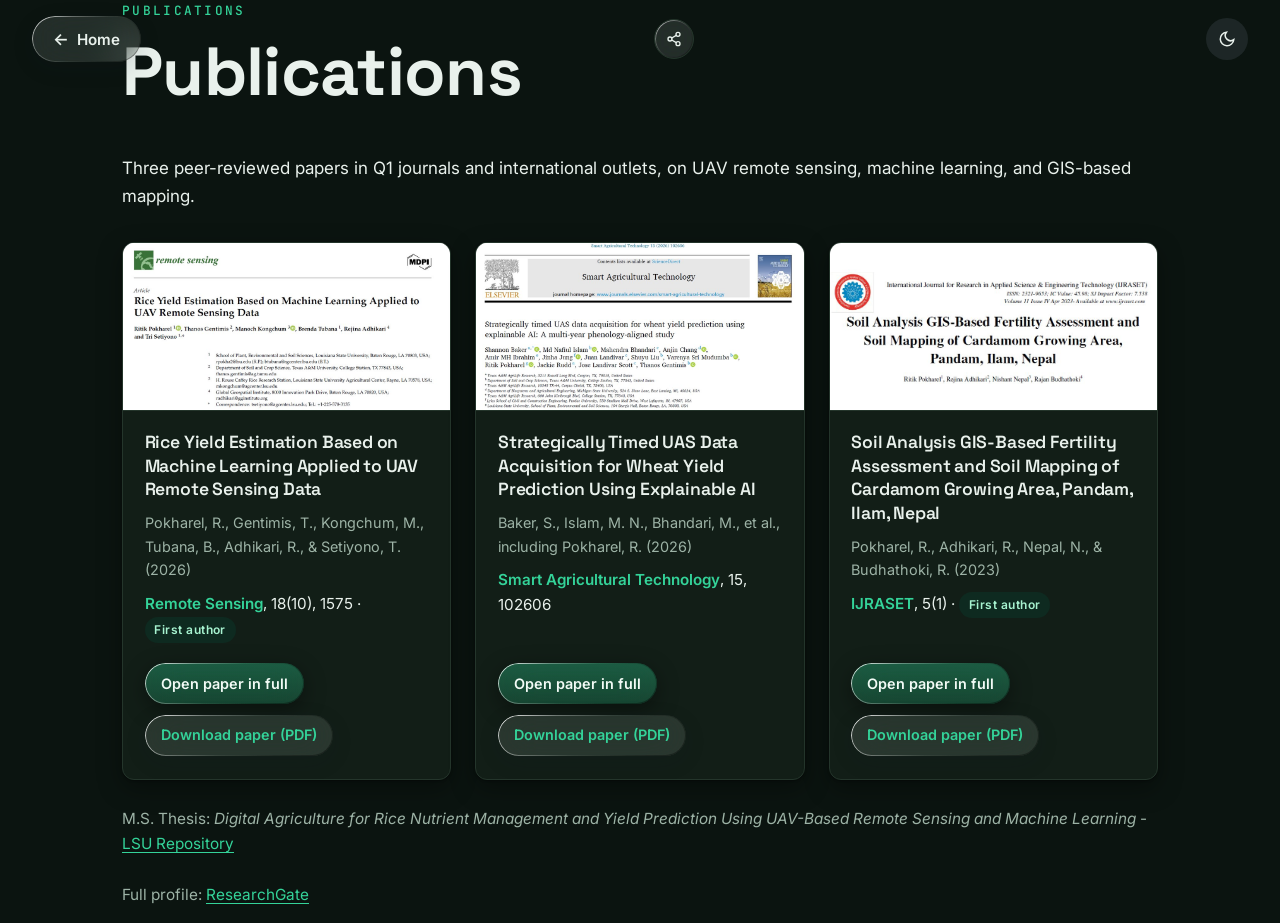
<file: publications.html>
<!DOCTYPE html>
<html lang="en" data-theme="dark">
<head>
  <meta charset="UTF-8">
  <meta name="viewport" content="width=device-width, initial-scale=1.0">
  <title>Publications - Ritik Pokharel</title>
  <meta name="description" content="Peer-reviewed publications by Ritik Pokharel: UAV remote sensing and machine learning for rice yield estimation, UAS data acquisition for wheat yield prediction, and GIS-based soil fertility mapping.">
  <link rel="canonical" href="https://ritikpokharel21.github.io/publications.html">
  <meta name="robots" content="index, follow">
  <meta name="theme-color" content="#0B1410" media="(prefers-color-scheme: dark)">
  <meta name="theme-color" content="#F8FAFC" media="(prefers-color-scheme: light)">
  <link rel="icon" type="image/svg+xml" href="favicon.svg">
  <link rel="preconnect" href="https://fonts.googleapis.com">
  <link rel="preconnect" href="https://fonts.gstatic.com" crossorigin>
  <link href="https://fonts.googleapis.com/css2?family=Space+Grotesk:wght@500;600;700&family=Inter:wght@400;500;600&family=JetBrains+Mono:wght@400;500&display=swap" rel="stylesheet">
  <link rel="stylesheet" href="assets/css/style.css">
</head>
<body>
  <header class="topbar">
    <a class="back-home glass" href="index.html"><span aria-hidden="true">&larr;</span> Home</a>
    <button class="share-btn glass" id="shareBtn" type="button" aria-label="Share this page" data-tip="Share">
        <svg width="16" height="16" viewBox="0 0 24 24" fill="none" stroke="currentColor" stroke-width="2" stroke-linecap="round" stroke-linejoin="round" aria-hidden="true"><circle cx="18" cy="5" r="3"/><circle cx="6" cy="12" r="3"/><circle cx="18" cy="19" r="3"/><line x1="8.59" y1="13.51" x2="15.42" y2="17.49"/><line x1="15.41" y1="6.51" x2="8.59" y2="10.49"/></svg>
      </button>
      <button class="theme-toggle" id="themeToggle" aria-label="Toggle dark mode" aria-pressed="false">
      <svg class="icon-sun" width="18" height="18" viewBox="0 0 24 24" fill="none" stroke="currentColor" stroke-width="2" aria-hidden="true">
        <circle cx="12" cy="12" r="4"/><path d="M12 2v2M12 20v2M4.9 4.9l1.4 1.4M17.7 17.7l1.4 1.4M2 12h2M20 12h2M4.9 19.1l1.4-1.4M17.7 6.3l1.4-1.4"/>
      </svg>
      <svg class="icon-moon" width="18" height="18" viewBox="0 0 24 24" fill="none" stroke="currentColor" stroke-width="2" aria-hidden="true">
        <path d="M21 12.8A9 9 0 1 1 11.2 3a7 7 0 0 0 9.8 9.8z"/>
      </svg>
    </button>
  </header>

  <main class="container">
    <p class="section-kicker mono">PUBLICATIONS</p>
    <h1>Publications</h1>
    <p class="lede">Three peer-reviewed papers in Q1 journals and international outlets, on UAV remote sensing, machine learning, and GIS-based mapping.</p>

    <div class="pub-grid">
      <article class="pub-card">
        <img src="assets/img/paper-header-rice.jpg" alt="First page of the Remote Sensing paper on rice yield estimation" loading="lazy" width="1000" height="530">
        <div class="pub-body">
          <h3>Rice Yield Estimation Based on Machine Learning Applied to UAV Remote Sensing Data</h3>
          <p class="pub-authors">Pokharel, R., Gentimis, T., Kongchum, M., Tubana, B., Adhikari, R., &amp; Setiyono, T. (2026)</p>
          <p class="pub-journal"><em>Remote Sensing</em>, 18(10), 1575 &middot; <span class="badge">First author</span></p>
          <div class="pub-actions">
            <a class="btn btn-primary glass" href="https://doi.org/10.3390/rs18101575">Open paper in full</a>
            <a class="btn btn-secondary glass" href="files/rice-yield-estimation-paper.pdf" download>Download paper (PDF)</a>
          </div>
        </div>
      </article>

      <article class="pub-card">
        <img src="assets/img/paper-header-uas.jpg" alt="First page of the Smart Agricultural Technology paper on UAS data acquisition" loading="lazy" width="1000" height="527">
        <div class="pub-body">
          <h3>Strategically Timed UAS Data Acquisition for Wheat Yield Prediction Using Explainable AI</h3>
          <p class="pub-authors">Baker, S., Islam, M. N., Bhandari, M., et al., including Pokharel, R. (2026)</p>
          <p class="pub-journal"><em>Smart Agricultural Technology</em>, 15, 102606</p>
          <div class="pub-actions">
            <a class="btn btn-primary glass" href="https://doi.org/10.1016/j.atech.2026.102606">Open paper in full</a>
            <a class="btn btn-secondary glass" href="files/uas-data-acquisition-paper.pdf" download>Download paper (PDF)</a>
          </div>
        </div>
      </article>

      <article class="pub-card">
        <img src="assets/img/paper-header-soil.jpg" alt="First page of the IJRASET paper on GIS-based soil fertility assessment" loading="lazy" width="862" height="303">
        <div class="pub-body">
          <h3>Soil Analysis GIS-Based Fertility Assessment and Soil Mapping of Cardamom Growing Area, Pandam, Ilam, Nepal</h3>
          <p class="pub-authors">Pokharel, R., Adhikari, R., Nepal, N., &amp; Budhathoki, R. (2023)</p>
          <p class="pub-journal"><em>IJRASET</em>, 5(1) &middot; <span class="badge">First author</span></p>
          <div class="pub-actions">
            <a class="btn btn-primary glass" href="https://doi.org/10.22214/ijraset.2023.51229">Open paper in full</a>
            <a class="btn btn-secondary glass" href="files/soil-fertility-mapping-paper.pdf" download>Download paper (PDF)</a>
          </div>
        </div>
      </article>
    </div>

    <p class="thesis-line">M.S. Thesis: <em>Digital Agriculture for Rice Nutrient Management and Yield Prediction Using UAV-Based Remote Sensing and Machine Learning</em> - <a href="https://repository.lsu.edu/gradschool_theses/6375/" target="_blank" rel="noopener">LSU Repository</a></p>
    <p class="thesis-line">Full profile: <a href="https://www.researchgate.net/profile/Ritik-Pokharel" target="_blank" rel="noopener">ResearchGate</a></p>
  </main>

  <script src="assets/js/main.js"></script>
</body>
</html>
</file>
<file: assets/css/style.css>
/* Ritik Pokharel - portfolio. One accent, subtle GIS motifs. */

:root {
  --font-head: "Space Grotesk", system-ui, -apple-system, "Segoe UI", sans-serif;
  --font-body: "Inter", system-ui, -apple-system, "Segoe UI", sans-serif;
  --font-mono: "JetBrains Mono", ui-monospace, SFMono-Regular, Menlo, monospace;
  --maxw: 1100px;
  --radius: 12px;
  --shadow: 0 1px 2px rgb(15 23 42 / 0.06), 0 8px 24px rgb(15 23 42 / 0.07);
}

html[data-theme="light"] {
  --bg: #F8FAFC;
  --surface: #FFFFFF;
  --surface-2: #F1F5F9;
  --ink: #0F172A;
  --muted: #475569;
  --line: #E2E8F0;
  --accent: #059669;
  --accent-text: #047857;
  --accent-soft: #D1FAE5;
  --accent-ink: #065F46;
  --chip-1: #ECFDF5;
  --chip-2: #D1FAE5;
  --chip-3: #A7F3D0;
  --contour: #0F172A;
  --map-river: #8CA0B5;
  --map-river-op: 0.26;
  --map-arterial: #9AA3AD;
  --map-arterial-op: 0.30;
  --map-minor: #9AA3AD;
  --map-minor-op: 0.17;
  --map-interstate: #9AA3AD;
  --map-interstate-op: 0.42;
  --spec-hi: rgb(255 255 255 / 0.65);
  color-scheme: light;
}

html[data-theme="dark"] {
  --bg: #0B1410;
  --surface: #121E17;
  --surface-2: #182820;
  --ink: #E9F1EC;
  --muted: #9DB3A6;
  --line: #24352B;
  --accent: #34D399;
  --accent-text: #34D399;
  --accent-soft: #0E2A20;
  --accent-ink: #A7F3D0;
  --chip-1: #12291E;
  --chip-2: #16332A;
  --chip-3: #1C4434;
  --contour: #E9F1EC;
  --map-river: #5B6B7C;
  --map-river-op: 0.30;
  --map-arterial: #4A5865;
  --map-arterial-op: 0.34;
  --map-minor: #3A4550;
  --map-minor-op: 0.26;
  --map-interstate: #4A5865;
  --map-interstate-op: 0.45;
  --spec-hi: rgb(255 255 255 / 0.16);
  --shadow: 0 1px 2px rgb(0 0 0 / 0.3), 0 8px 24px rgb(0 0 0 / 0.35);
  color-scheme: dark;
}

/* Base */
*, *::before, *::after { box-sizing: border-box; }
html { scroll-behavior: smooth; scroll-padding-top: 104px; }

/* Fixed real-street map backdrop (downtown Baton Rouge) - whisper-faint, whitespace only */
.map-backdrop {
  position: fixed; inset: 0; z-index: 0; pointer-events: none;
  -webkit-mask-image: radial-gradient(115% 85% at 50% 32%, #000 22%, transparent 76%);
  mask-image: radial-gradient(115% 85% at 50% 32%, #000 22%, transparent 76%);
}
.map-backdrop svg { display: block; width: 100%; height: 100%; }
.site-header, main, .site-footer { position: relative; z-index: 1; }
.br-minor path { fill: none; stroke: var(--map-minor); stroke-width: 4.5; opacity: var(--map-minor-op); }
.br-arterial path { fill: none; stroke: var(--map-arterial); stroke-width: 8; opacity: var(--map-arterial-op); stroke-linecap: round; }
.br-interstate path { fill: none; stroke: var(--map-interstate); stroke-width: 10; opacity: var(--map-interstate-op); stroke-linecap: round; }
.br-river path {
  fill: none; stroke: var(--map-river); stroke-width: 95;
  opacity: var(--map-river-op); stroke-linecap: round;
  filter: blur(7px);
}
@media (prefers-reduced-motion: reduce) {
  html { scroll-behavior: auto; }
  *, *::before, *::after { animation: none !important; transition: none !important; }
}
body {
  margin: 0;
  background: var(--bg);
  color: var(--ink);
  font-family: var(--font-body);
  font-size: clamp(1rem, 0.95rem + 0.25vw, 1.0625rem);
  line-height: 1.65;
  -webkit-font-smoothing: antialiased;
}
h1, h2, h3 { font-family: var(--font-head); line-height: 1.2; letter-spacing: -0.01em; margin: 0 0 0.6em; }
h1 { font-size: clamp(2.6rem, 5.5vw + 1rem, 4.25rem); font-weight: 700; }
h2 { font-size: clamp(1.7rem, 2.5vw + 0.8rem, 2.4rem); font-weight: 600; }
h3 { font-size: 1.2rem; font-weight: 600; }
p { margin: 0 0 1em; }
a { color: var(--accent-text); text-decoration: underline; text-underline-offset: 3px; text-decoration-thickness: 1px; }
a:hover { text-decoration-thickness: 2px; }
.mono { font-family: var(--font-mono); }
img { max-width: 100%; height: auto; display: block; }

:focus-visible {
  outline: 3px solid var(--accent-text);
  outline-offset: 3px;
  border-radius: 4px;
}

.skip-link {
  position: absolute; left: -9999px; top: 0;
  background: var(--accent); color: #fff; padding: 0.6em 1em; z-index: 200;
  text-decoration: none; font-weight: 600;
}
.skip-link:focus { left: 8px; top: 8px; }

.container { max-width: var(--maxw); margin: 0 auto; padding: 0 clamp(1.1rem, 4vw, 2rem); }
.section { padding: clamp(3.5rem, 8vw, 6rem) 0; }
.section-alt { background: var(--surface); border-top: 1px solid var(--line); border-bottom: 1px solid var(--line); }
.section-kicker {
  font-size: 0.8rem; letter-spacing: 0.18em; color: var(--accent-text);
  font-weight: 500; margin: 0 0 0.8em;
}
.section-lede { color: var(--muted); max-width: 44rem; font-size: 1.08rem; }

/* Floating glass pill nav - the signature chrome */
.site-header {
  position: sticky; top: 0; z-index: 100;
  background: transparent; border: none;
  padding: 14px clamp(1rem, 4vw, 2rem) 0;
}
.nav {
  position: relative;
  max-width: var(--maxw); margin: 0 auto;
  padding: 0.55rem 0.7rem 0.55rem 1.15rem;
  display: flex; align-items: center; gap: 0.8rem;
  border-radius: 999px;
  box-shadow: 0 10px 34px rgb(15 23 42 / 0.14), 0 2px 8px rgb(15 23 42 / 0.08);
}
html[data-theme="dark"] .nav {
  box-shadow: 0 10px 34px rgb(0 0 0 / 0.5), 0 2px 8px rgb(0 0 0 / 0.32);
}

/* ---- Liquid Glass material ----
   Layer stack: backdrop content -> blur+saturate frosting -> thin tint wash
   -> specular edge hairlines -> content at FULL opacity (never translucent). */
.glass {
  position: relative;
  isolation: isolate;
  backdrop-filter: blur(20px) saturate(1.6);
  -webkit-backdrop-filter: blur(20px) saturate(1.6);
}
html[data-theme="light"] .glass { background: rgb(15 23 42 / 0.07); }
html[data-theme="dark"] .glass { background: rgb(255 255 255 / 0.11); }
/* Specular edge: bright hairline on lit (top/left) edges, dark on shadowed (bottom/right) */
.glass::before {
  content: ""; position: absolute; inset: 0; border-radius: inherit;
  padding: 1px;
  background: linear-gradient(135deg,
    rgb(255 255 255 / 0.9) 0%,
    rgb(255 255 255 / 0.28) 26%,
    rgb(255 255 255 / 0.05) 50%,
    rgb(0 0 0 / 0.08) 74%,
    rgb(0 0 0 / 0.2) 100%);
  -webkit-mask: linear-gradient(#fff 0 0) content-box, linear-gradient(#fff 0 0);
  -webkit-mask-composite: xor;
  mask: linear-gradient(#fff 0 0) content-box, linear-gradient(#fff 0 0);
  mask-composite: exclude;
  pointer-events: none;
}
html[data-theme="dark"] .glass::before {
  background: linear-gradient(135deg,
    rgb(255 255 255 / 0.95) 0%,
    rgb(255 255 255 / 0.32) 26%,
    rgb(255 255 255 / 0.06) 50%,
    rgb(0 0 0 / 0.18) 74%,
    rgb(0 0 0 / 0.42) 100%);
}
/* Controls nested inside glass chrome stay SOLID - never stack blur on blur */
.nav .theme-toggle, .nav .nav-toggle {
  backdrop-filter: none; -webkit-backdrop-filter: none;
}
.nav .theme-toggle { background: rgb(127 140 155 / 0.16); border: 1px solid transparent; }
.nav .nav-toggle { background: rgb(127 140 155 / 0.12); border: 1px solid transparent; }
.brand {
  display: flex; align-items: center; gap: 0.55rem;
  color: var(--ink); text-decoration: none; font-family: var(--font-head);
  font-weight: 700; font-size: 1.05rem; margin-right: auto;
}
.brand-pin { color: var(--accent-text); flex: none; }
.nav-links {
  display: flex; gap: 0.25rem; list-style: none; margin: 0; padding: 0;
  align-items: center;
}
.nav-links a {
  color: var(--muted); text-decoration: none; font-size: 0.92rem; font-weight: 500;
  padding: 0.45em 0.7em; border-radius: 8px; white-space: nowrap;
}
.nav-links a:hover { color: var(--ink); background: var(--surface-2); }
.nav-links a.active { color: var(--accent-text); }
.nav-toggle {
  display: none; background: none; border: 1px solid var(--line); border-radius: 8px;
  width: 42px; height: 42px; cursor: pointer; flex-direction: column;
  align-items: center; justify-content: center; gap: 5px; margin-left: auto;
}
.nav-toggle span { display: block; width: 20px; height: 2px; background: var(--ink); border-radius: 2px; }
.theme-toggle {
  background: var(--surface-2); border: 1px solid var(--line); border-radius: 999px;
  width: 42px; height: 42px; cursor: pointer; color: var(--ink);
  display: inline-flex; align-items: center; justify-content: center; flex: none;
}
.theme-toggle:hover { border-color: var(--accent-text); }
.icon-moon { display: none; }
html[data-theme="dark"] .icon-moon { display: block; }
html[data-theme="dark"] .icon-sun { display: none; }

/* Hero */
.hero { position: relative; overflow: hidden; padding: clamp(4rem, 10vw, 7.5rem) 0 3rem; }
.hero-inner { position: relative; text-align: center; max-width: 780px; }
.hero-coords {
  font-size: 0.78rem; letter-spacing: 0.22em; color: var(--muted); margin-bottom: 1.4em;
}
.hero-subtitle {
  font-family: var(--font-head); font-size: clamp(1.1rem, 2vw + 0.6rem, 1.5rem);
  font-weight: 500; color: var(--accent-text); margin: 0.4em 0 1em;
}
.hero-value { color: var(--muted); font-size: 1.1rem; max-width: 40rem; margin: 0 auto 2em; }
.hero-ctas { display: flex; gap: 0.9rem; justify-content: center; flex-wrap: wrap; margin-bottom: 2.2em; }
.btn {
  display: inline-block; padding: 0.85em 1.7em; border-radius: 999px;
  font-weight: 600; font-size: 1rem; text-decoration: none;
  box-shadow: 0 6px 22px rgb(15 23 42 / 0.12);
}
/* Primary CTA: emerald-tinted glass lens, text at full opacity */
html[data-theme="light"] .btn-primary {
  background: linear-gradient(180deg, rgb(5 150 105 / 0.24), rgb(5 150 105 / 0.14));
  color: #052E22;
}
html[data-theme="dark"] .btn-primary {
  background: linear-gradient(180deg, rgb(52 211 153 / 0.34), rgb(52 211 153 / 0.22));
  color: #F2FBF6;
  box-shadow: 0 6px 22px rgb(0 0 0 / 0.4);
}
.btn-primary:hover { text-decoration: none; transform: translateY(-1px); }
/* Secondary CTA: neutral glass lens */
html[data-theme="light"] .btn-secondary { color: var(--accent-text); }
html[data-theme="dark"] .btn-secondary { color: var(--accent-text); }
.btn-secondary:hover { text-decoration: none; transform: translateY(-1px); }
.hero-social { display: flex; gap: 1rem; justify-content: center; }
.hero-social a { position: relative;
  width: 48px; height: 48px; border-radius: 50%;
  color: var(--ink); display: inline-flex; align-items: center; justify-content: center;
  box-shadow: 0 6px 20px rgb(15 23 42 / 0.1);
}
.hero-social a:hover { color: var(--accent-text); }
.share-btn {
  background: var(--surface-2); border: 1px solid var(--line); border-radius: 999px;
  width: 40px; height: 40px; display: inline-flex; align-items: center; justify-content: center;
  color: var(--ink); cursor: pointer; flex: none;
}
.nav .share-btn { background: rgb(127 140 155 / 0.16); border: 1px solid transparent; backdrop-filter: none; -webkit-backdrop-filter: none; }
.share-btn:hover { color: var(--accent-text); }
/* South scroll cue at the end of the hero: a compass-style badge pointing down */
.south-scroll {
  display: flex; flex-direction: column; align-items: center; gap: 0.55rem;
  margin-top: 3.2rem; color: var(--muted); text-decoration: none;
}
.south-scroll:hover { color: var(--ink); text-decoration: none; }
.south-badge {
  width: 52px; height: 52px; border-radius: 50%;
  border: 1px solid var(--line); background: var(--surface);
  display: flex; flex-direction: column; align-items: center; justify-content: center; gap: 1px;
  box-shadow: var(--shadow);
  animation: south-bob 2.4s ease-in-out infinite;
}
.south-letter { font-size: 0.8rem; font-weight: 700; line-height: 1; }
.south-word { font-size: 0.68rem; letter-spacing: 0.34em; text-indent: 0.34em; text-transform: uppercase; }
@keyframes south-bob { 0%, 100% { transform: translateY(0); } 50% { transform: translateY(5px); } }
@media (prefers-reduced-motion: reduce) { .south-badge { animation: none; } }
/* Generic name tooltip (Share button): pill above the control on desktop hover */
[data-tip] { position: relative; }
[data-tip]::after {
  content: attr(data-tip);
  position: absolute; bottom: calc(100% + 10px); left: 50%;
  transform: translateX(-50%) translateY(4px);
  background: var(--surface); color: var(--ink); border: 1px solid var(--line);
  padding: 0.32rem 0.65rem; border-radius: 8px;
  font-family: var(--font-body); font-size: 0.78rem; font-weight: 600; line-height: 1;
  white-space: nowrap; opacity: 0; pointer-events: none;
  transition: opacity 0.18s ease, transform 0.18s ease;
  box-shadow: var(--shadow); z-index: 60;
}
@media (hover: hover) and (min-width: 769px) {
  [data-tip]:hover::after, [data-tip]:focus-visible::after { opacity: 1; transform: translateX(-50%) translateY(0); }
}
[data-tip].tip-show::after { opacity: 1; transform: translateX(-50%) translateY(0); }

/* About */
.about-grid { display: grid; grid-template-columns: 1.4fr 1fr; gap: 3rem; align-items: start; margin-top: 1.5rem; }
.stats { display: grid; grid-template-columns: repeat(3, 1fr); gap: 1rem; margin: 0; }
.stat {
  background: var(--surface); border: 1px solid var(--line); border-radius: var(--radius);
  padding: 1.2rem 1.1rem; box-shadow: var(--shadow);
}
.stat dt { font-size: 0.82rem; color: var(--muted); order: 2; }
.stat dd { margin: 0 0 0.35em; font-family: var(--font-head); font-weight: 700; font-size: 1.9rem; color: var(--accent-text); order: 1; }
.stat { display: flex; flex-direction: column; }

/* Timeline */
.timeline { list-style: none; margin: 2rem 0 0; padding: 0; position: relative; }
.timeline::before {
  content: ""; position: absolute; left: 8px; top: 8px; bottom: 8px; width: 2px;
  background: var(--line);
}
.timeline-item { position: relative; padding: 0 0 2rem 2.6rem; }
.timeline-item:last-child { padding-bottom: 0; }
.timeline-marker {
  position: absolute; left: 0; top: 6px; width: 18px; height: 18px; border-radius: 50%;
  background: var(--bg); border: 3px solid var(--accent-text);
}
.timeline-card {
  background: var(--bg); border: 1px solid var(--line); border-radius: var(--radius);
  padding: 1.4rem 1.5rem; box-shadow: var(--shadow);
}
.section-alt .timeline-card { background: var(--surface); }
.timeline-date { font-size: 0.8rem; letter-spacing: 0.08em; color: var(--accent-text); margin: 0 0 0.4em; font-weight: 500; }
.timeline-card h3 { margin-bottom: 0.15em; }
.timeline-org { color: var(--muted); font-size: 0.95rem; margin-bottom: 0.9em; }
.timeline-card ul { margin: 0; padding-left: 1.2em; }
.timeline-card li { margin-bottom: 0.5em; }
.timeline-card li::marker { color: var(--accent-text); }

/* Cards (projects) */
.cards { display: grid; grid-template-columns: repeat(3, 1fr); gap: 1.5rem; margin-top: 2rem; }
.card {
  background: var(--surface); border: 1px solid var(--line); border-radius: var(--radius);
  overflow: hidden; box-shadow: var(--shadow); display: flex; flex-direction: column;
}
.card-img { width: 100%; height: 190px; object-fit: cover; border-bottom: 1px solid var(--line); background: var(--surface-2); }
.card-body { padding: 1.4rem; display: flex; flex-direction: column; gap: 0.35rem; flex: 1; }
.card-body p { margin: 0 0 0.55em; font-size: 0.96rem; }
.card-kicker { font-size: 0.74rem; letter-spacing: 0.16em; color: var(--accent-text); font-weight: 500; margin: 0 0 0.5em !important; }
.card-links { margin-top: auto; padding-top: 0.6em; display: flex; gap: 1.2rem; flex-wrap: wrap; font-weight: 600; font-size: 0.95rem; }

/* Publications */
.pub-list { list-style: none; margin: 2rem 0 0; padding: 0; display: grid; gap: 1.4rem; }
.pub-list li {
  background: var(--bg); border: 1px solid var(--line); border-radius: var(--radius);
  padding: 1.25rem 1.4rem;
}
.section-alt .pub-list li { background: var(--surface); }
.pub-citation { margin: 0 0 0.5em; }
.pub-meta { margin: 0; font-size: 0.92rem; display: flex; gap: 0.8rem; align-items: center; flex-wrap: wrap; }
.badge {
  display: inline-block; background: var(--accent-soft); color: var(--accent-ink);
  font-size: 0.75rem; font-weight: 600; padding: 0.25em 0.8em; border-radius: 999px;
  letter-spacing: 0.04em;
}
.thesis-line { margin-top: 1.6rem; color: var(--muted); font-size: 0.96rem; }

/* Certifications */
.cert-groups { display: grid; gap: 2rem; margin-top: 2rem; }
.cert-group h3 { margin-bottom: 0.7em; padding-bottom: 0.4em; border-bottom: 2px solid var(--accent-soft); }
.muted-note { color: var(--muted); font-weight: 400; font-size: 0.85em; }
.cert-list { list-style: none; margin: 0; padding: 0; display: grid; gap: 0.55rem; }
.cert-list li {
  display: flex; justify-content: space-between; align-items: center; gap: 1rem;
  background: var(--surface); border: 1px solid var(--line); border-radius: 10px;
  padding: 0.75rem 1.1rem;
}
.pdf-link {
  font-family: var(--font-mono); font-size: 0.75rem; font-weight: 500;
  border: 1px dashed var(--line); border-radius: 6px; padding: 0.35em 0.8em;
  color: var(--muted); text-decoration: none; white-space: nowrap;
}
.pdf-link:hover { border-color: var(--accent-text); color: var(--accent-text); }

/* Skills */
.skill-groups { display: grid; gap: 1.8rem; margin-top: 2rem; }
.skill-group h3 { font-size: 1.05rem; margin-bottom: 0.7em; }
.chips { list-style: none; margin: 0; padding: 0; display: flex; flex-wrap: wrap; gap: 0.55rem; }
.chips li {
  font-size: 0.88rem; font-weight: 500; padding: 0.42em 0.95em; border-radius: 999px;
  border: 1px solid var(--line);
}
.chips li:nth-child(3n+1) { background: var(--chip-1); }
.chips li:nth-child(3n+2) { background: var(--chip-2); }
.chips li:nth-child(3n) { background: var(--chip-3); }
html[data-theme="dark"] .chips li { color: var(--ink); border-color: var(--line); }

/* Map */
.map-wrap { margin-top: 2rem; }
#map {
  height: 420px; border-radius: var(--radius); border: 1px solid var(--line);
  box-shadow: var(--shadow); background: var(--surface-2); z-index: 1;
}
.map-fallback { color: var(--muted); padding: 2rem; text-align: center; }
.leaflet-container { font-family: var(--font-body); }
.leaflet-popup-content a { color: var(--accent-text); }

/* Gallery */
.gallery { display: grid; grid-template-columns: 1fr 2fr; gap: 1.5rem; margin-top: 2rem; }
.gallery figure { margin: 0; }
.gallery img {
  border-radius: var(--radius); border: 1px solid var(--line); width: 100%;
  object-fit: cover; aspect-ratio: 4 / 3; background: var(--surface-2);
}
.gallery figure:first-child img { aspect-ratio: 1 / 1; }
.gallery figcaption { font-size: 0.72rem; letter-spacing: 0.12em; color: var(--muted); margin-top: 0.6em; text-align: center; }
img[data-placeholder="true"] { opacity: 0.92; }

/* Field notes sneak peek */
.gallery-peek { display: grid; grid-template-columns: repeat(4, 1fr); gap: 1rem; margin-top: 2rem; }
.gallery-peek figure { margin: 0; }
.gallery-peek img {
  border-radius: var(--radius); border: 1px solid var(--line); width: 100%;
  object-fit: cover; aspect-ratio: 4 / 3; background: var(--surface-2);
}
.gallery-peek figcaption { font-size: 0.68rem; letter-spacing: 0.12em; color: var(--muted); margin-top: 0.5em; text-align: center; }
.gallery-cta { text-align: center; margin-top: 2rem; }
.gallery-note { margin-top: 1rem; font-size: 0.72rem; letter-spacing: 0.14em; color: var(--muted); }
@media (max-width: 900px) { .gallery-peek { grid-template-columns: 1fr 1fr; } }

/* Standalone gallery page */
.gallery-hero { padding: clamp(3rem, 8vw, 5rem) 0 0.5rem; text-align: center; }
.gallery-group { margin-top: 3rem; }
.gallery-group h3 { margin-bottom: 0.2em; }
.gallery-group .group-meta { color: var(--muted); font-size: 0.85rem; letter-spacing: 0.1em; }
.g-grid { display: grid; grid-template-columns: repeat(3, 1fr); gap: 1.5rem; margin-top: 1.25rem; }
.g-grid figure { margin: 0; }
.g-grid img {
  border-radius: var(--radius); border: 1px solid var(--line); width: 100%;
  object-fit: cover; aspect-ratio: 4 / 3; background: var(--surface-2);
}
.g-grid figcaption { font-size: 0.68rem; letter-spacing: 0.12em; color: var(--muted); margin-top: 0.5em; text-align: center; }
@media (max-width: 900px) { .g-grid { grid-template-columns: 1fr 1fr; } }
@media (max-width: 560px) { .g-grid { grid-template-columns: 1fr; } }

/* Contact */
.contact-inner { text-align: center; max-width: 820px; }
.contact-inner .section-lede { margin-left: auto; margin-right: auto; }
.contact-cards { display: grid; grid-template-columns: repeat(2, 1fr); gap: 1.2rem; margin-top: 2.2rem; text-align: left; max-width: 760px; margin-left: auto; margin-right: auto; }
.contact-card {
  display: flex; gap: 1rem; align-items: flex-start;
  background: var(--surface); border: 1px solid var(--line); border-radius: var(--radius);
  padding: 1.3rem; text-decoration: none; color: var(--ink); box-shadow: var(--shadow);
}
.contact-card:hover { border-color: var(--accent-text); text-decoration: none; }
.contact-card svg { color: var(--accent-text); flex: none; margin-top: 0.15em; }
.contact-card .mono { font-size: 0.75rem; color: var(--muted); overflow-wrap: anywhere; }
.contact-card-primary { border: 2px solid var(--accent-text); }

/* Footer */
.site-footer { border-top: 1px solid var(--line); padding: 1.6rem 0; background: var(--surface); }
.footer-inner { display: flex; justify-content: space-between; align-items: center; gap: 1rem; flex-wrap: wrap; }
.footer-inner p { margin: 0; font-size: 0.9rem; color: var(--muted); }
.back-to-top {
  display: inline-flex; align-items: center; gap: 0.5em;
  border: none; border-radius: 999px;
  color: var(--ink); padding: 0.55em 1.1em; cursor: pointer; font-size: 0.9rem; font-weight: 600;
  box-shadow: 0 6px 20px rgb(15 23 42 / 0.1);
}
.back-to-top:hover { color: var(--accent-text); }

/* Solid content surfaces echo the glass language with a top specular hairline.
   (Glass itself is reserved for floating chrome - never for reading surfaces.) */
.card, .timeline-card, .pub-list li, .cert-list li, .stat, .contact-card { position: relative; }
.card::after, .timeline-card::after, .pub-list li::after, .cert-list li::after,
.stat::after, .contact-card::after {
  content: ""; position: absolute; top: 0; left: 10%; right: 10%; height: 1px;
  background: linear-gradient(90deg, transparent, var(--spec-hi), transparent);
  pointer-events: none;
}

/* Responsive */
@media (max-width: 900px) {
  .cards { grid-template-columns: 1fr; max-width: 560px; margin-left: auto; margin-right: auto; }
  .about-grid { grid-template-columns: 1fr; gap: 2rem; }
  .stats { grid-template-columns: 1fr 1fr; }
  .gallery { grid-template-columns: 1fr; }
  .contact-cards { grid-template-columns: 1fr; max-width: 480px; margin-left: auto; margin-right: auto; }
}
@media (max-width: 768px) {
  .nav-toggle { display: inline-flex; }
  .nav-links {
    display: none; position: absolute; top: calc(100% + 10px); left: 0; right: 0;
    flex-direction: column; align-items: stretch; gap: 0;
    background: var(--surface); /* SOLID panel - never glass-on-glass */
    border: 1px solid var(--line); border-radius: 22px;
    padding: 0.6rem; box-shadow: 0 18px 44px rgb(15 23 42 / 0.18);
    backdrop-filter: none; -webkit-backdrop-filter: none;
  }
  html[data-theme="dark"] .nav-links { box-shadow: 0 18px 44px rgb(0 0 0 / 0.5); }
  .nav-links.open { display: flex; }
  .nav-links a { padding: 0.7em 0.9em; font-size: 1rem; border-radius: 12px; }
  .theme-toggle { margin-left: 0; }
}
@media (max-width: 480px) {
  .hero-coords { letter-spacing: 0.1em; font-size: 0.7rem; }
  .stats { grid-template-columns: 1fr 1fr; }
  .stat dd { font-size: 1.6rem; }
  #map { height: 340px; }
  .hero-ctas .btn { width: 100%; text-align: center; }
  .hero-ctas { flex-direction: column; }
}

/* Honor prefers-reduced-transparency: glass becomes solid tints, no blur */
@media (prefers-reduced-transparency: reduce) {
  .glass {
    backdrop-filter: none; -webkit-backdrop-filter: none;
    border: 1px solid var(--line);
  }
  html[data-theme="light"] .glass { background: rgb(248 250 252 / 0.97); }
  html[data-theme="dark"] .glass { background: rgb(20 32 25 / 0.97); }
  html[data-theme="light"] .btn-primary { background: rgb(209 250 229 / 0.97); }
  html[data-theme="dark"] .btn-primary { background: rgb(14 42 32 / 0.97); }
  .glass::before { display: none; }
  .map-backdrop { display: none; }
}

/* ---------- Project pages ---------- */
.topbar {
  position: fixed; top: 1rem; left: clamp(1rem, 4vw, 2rem); right: clamp(1rem, 4vw, 2rem);
  display: flex; justify-content: space-between; align-items: center; z-index: 60;
}
.back-home {
  display: inline-flex; align-items: center; gap: 0.5em;
  padding: 0.7em 1.4em; border-radius: 999px;
  font-weight: 600; font-size: 0.95rem; color: var(--ink); text-decoration: none;
  box-shadow: 0 6px 22px rgb(15 23 42 / 0.12);
}
.back-home:hover { text-decoration: none; transform: translateY(-1px); }
.back-home span { font-size: 1.1em; line-height: 1; }
.topbar .theme-toggle { background: rgb(127 140 155 / 0.16); border: 1px solid transparent; }
.project-page { max-width: 920px; padding-top: clamp(5rem, 12vw, 7rem); padding-bottom: 4rem; }
.project-page h1 { margin: 0.4em 0 0.8em; }
.project-hero {
  width: 100%; height: auto; aspect-ratio: 16 / 9; object-fit: cover;
  border-radius: 14px; border: 1px solid var(--line); margin-bottom: 1.6rem;
}
.project-summary { display: grid; gap: 0.4rem; margin-bottom: 2.5rem; }
.project-summary p { margin: 0 0 0.55em; font-size: 1.02rem; }
.project-page h2 { margin: 0 0 1rem; }
.pdf-frame iframe {
  width: 100%; height: 82vh; min-height: 480px;
  border: 1px solid var(--line); border-radius: 14px; background: #fff;
}
.pdf-actions { margin-top: 1.4rem; }

/* Clickable project cards (whole card navigates, except inner links) */
.card[data-project] { cursor: pointer; }
.card[data-project]:hover { transform: translateY(-3px); }
.card[data-project]:focus-visible { outline: 2px solid var(--accent-text); outline-offset: 3px; }

/* Project screenshot galleries */
.shots-intro { color: var(--muted); margin: 0 0 1.2rem; }
.shots { display: grid; grid-template-columns: repeat(3, 1fr); gap: 1.4rem; margin: 0 0 2rem; align-items: start; }
.shots figure { margin: 0; }
.shots img { width: 100%; height: auto; display: block; border-radius: 12px; border: 1px solid var(--line); background: var(--surface-2); }
.shots figure.wide { grid-column: 1 / -1; }
.shots figcaption { font-size: 0.88rem; color: var(--muted); margin-top: 0.55rem; line-height: 1.45; }
.shots figcaption .mono { color: var(--accent-text); margin-right: 0.4em; }
@media (max-width: 640px) { .shots { grid-template-columns: repeat(2, 1fr); gap: 1rem; } }

/* Big workflow diagram on project pages */
.workflow-figure { margin: 0 0 2.5rem; }
.workflow-figure img { width: 100%; height: auto; display: block; border-radius: 14px; border: 1px solid var(--line); background: #fff; }
.workflow-figure figcaption { font-size: 0.92rem; color: var(--muted); margin-top: 0.7rem; line-height: 1.55; }
.workflow-figure.tall img { max-width: 620px; margin: 0 auto; }

/* Project switcher tabs (on project pages) */
.project-tabs-wrap {
  position: relative;
  width: fit-content; max-width: 100%; margin: 0 auto 2.2rem;
  border-radius: 999px; overflow: hidden;
  box-shadow: 0 6px 22px rgb(15 23 42 / 0.12);
}
.project-tabs-wrap::before, .project-tabs-wrap::after {
  content: ""; position: absolute; top: 0; bottom: 0; width: 30px; z-index: 2;
  pointer-events: none; transition: opacity 0.25s ease;
}
.project-tabs-wrap::before { left: 0; background: linear-gradient(to right, var(--bg) 15%, transparent); }
.project-tabs-wrap::after { right: 0; background: linear-gradient(to left, var(--bg) 15%, transparent); }
.project-tabs-wrap.at-start::before { opacity: 0; }
.project-tabs-wrap.at-end::after { opacity: 0; }
.project-tabs {
  display: flex; gap: 0.3rem; justify-content: flex-start;
  padding: 0.4rem 0.55rem;
  overflow-x: auto; scrollbar-width: none;
  scroll-snap-type: x proximity;
  -webkit-overflow-scrolling: touch;
}
.project-tabs::-webkit-scrollbar { display: none; }
.ptab {
  font-family: var(--font-mono); font-size: 0.78rem; letter-spacing: 0.05em; white-space: nowrap;
  padding: 0.55em 1.05em; border-radius: 999px; color: var(--muted); text-decoration: none;
  flex: none; scroll-snap-align: center;
}
.ptab:hover { color: var(--ink); text-decoration: none; }
.ptab.active { background: var(--accent); color: #fff; font-weight: 500; }

/* Mobile: open PDFs fullscreen instead of the inline embed (iOS cannot touch-scroll PDF iframes) */
.pdf-open-card { display: none; }
.pdf-hint { color: var(--muted); font-size: 0.92rem; }
.pdf-header-mobile { display: none; }
@media (max-width: 700px) {
  .pdf-frame { display: none; }
  .pdf-open-card { display: block; margin-bottom: 1.2rem; }
  .pdf-open-card .btn { display: block; text-align: center; }
  .pdf-header-mobile { display: block; margin: 0 0 1.2rem; }
  .pdf-header-mobile img { width: 100%; height: auto; display: block; border-radius: 12px; border: 1px solid var(--line); background: #fff; }
}

/* Certifications CTA (homepage) */
.cert-cta { display: flex; align-items: center; justify-content: space-between; gap: 1.5rem; padding: 1.6rem 1.8rem; border-radius: 18px; text-decoration: none; color: inherit; box-shadow: 0 6px 22px rgb(15 23 42 / 0.12); }
.cert-cta:hover { text-decoration: none; transform: translateY(-2px); }
.cert-cta-kicker { font-size: 0.75rem; letter-spacing: 0.08em; color: var(--accent-text); }
.cert-cta-title { display: block; font-family: var(--font-head); font-size: 1.4rem; font-weight: 700; margin: 0.35rem 0 0.25rem; }
.cert-cta-sub { color: var(--muted); margin: 0; font-size: 0.95rem; }
.cert-cta-arrow { font-size: 1.8rem; color: var(--accent-text); flex: none; }

/* Certifications page */
.certs-grid { display: grid; grid-template-columns: repeat(2, minmax(0, 1fr)); gap: 1.5rem; margin: 0 0 3rem; }
.cert-card { background: var(--surface); border: 1px solid var(--line); border-radius: 16px; padding: 1.25rem; box-shadow: var(--shadow); }
.cert-card h3 { font-size: 1.08rem; margin: 0 0 0.35rem; line-height: 1.35; }
.cert-meta { font-size: 0.72rem; letter-spacing: 0.06em; color: var(--muted); margin: 0 0 1rem; text-transform: uppercase; }
.cert-img { display: block; }
.cert-card img { width: 100%; height: auto; display: block; border-radius: 10px; border: 1px solid var(--line); }
.cert-placeholder { border-style: dashed; border-width: 2px; background: transparent; box-shadow: none; }
.cert-coming { color: var(--muted); font-style: italic; }
.cert-progress { border-left: 4px solid var(--accent); }
@media (max-width: 760px) { .certs-grid { grid-template-columns: 1fr; } }

/* Certificate lightbox */
.cert-img { cursor: zoom-in; }
.lightbox { position: fixed; inset: 0; z-index: 100; display: flex; align-items: center; justify-content: center; padding: 1.25rem; background: rgb(2 6 12 / 0.88); -webkit-backdrop-filter: blur(10px); backdrop-filter: blur(10px); opacity: 0; transition: opacity 0.25s ease; }
.lightbox.open { opacity: 1; }
.lightbox[hidden] { display: none; }
.lightbox-figure { margin: 0; max-width: min(1100px, 100%); }
.lightbox-figure img { display: block; width: auto; max-width: 100%; max-height: calc(100vh - 7rem); margin: 0 auto; border-radius: 12px; box-shadow: 0 24px 80px rgb(0 0 0 / 0.5); background: #fff; }
.lightbox-figure figcaption { color: #fff; text-align: center; margin-top: 0.9rem; font-size: 1rem; }
.lightbox-close { position: absolute; top: 1rem; right: 1rem; width: 2.75rem; height: 2.75rem; border-radius: 999px; border: 1px solid rgb(255 255 255 / 0.25); background: rgb(255 255 255 / 0.12); color: #fff; font-size: 1.5rem; line-height: 1; cursor: pointer; }
.lightbox-close:hover { background: rgb(255 255 255 / 0.22); }
body.lightbox-open { overflow: hidden; }
@media (prefers-reduced-motion: reduce) { .lightbox { transition: none; } }

/* Publications page */
.pub-grid { display: grid; grid-template-columns: repeat(3, 1fr); gap: 1.5rem; margin-top: 2rem; }
.pub-card { background: var(--surface); border: 1px solid var(--line); border-radius: var(--radius); overflow: hidden; box-shadow: var(--shadow); display: flex; flex-direction: column; }
.pub-card > img { width: 100%; height: 168px; object-fit: contain; background: #ffffff; display: block; border-bottom: 1px solid var(--line); }
.pub-body { padding: 1.25rem 1.35rem 1.45rem; display: flex; flex-direction: column; gap: 0.55rem; flex: 1; }
.pub-body h3 { font-size: 1.1rem; line-height: 1.35; margin: 0; }
.pub-authors { color: var(--muted); font-size: 0.9rem; margin: 0; }
.pub-journal { margin: 0; font-size: 0.95rem; }
.pub-journal em { color: var(--accent-text); font-weight: 600; font-style: normal; }
.pub-actions { margin-top: auto; padding-top: 0.7rem; display: flex; gap: 0.65rem; flex-wrap: wrap; }
.pub-actions .btn { padding: 0.55rem 1rem; font-size: 0.9rem; }
@media (max-width: 900px) { .pub-grid { grid-template-columns: 1fr; } }

/* CV viewer page */
.cv-frame { width: 100%; height: 74vh; border: 1px solid var(--line); border-radius: var(--radius); background: var(--surface); display: block; }
.cv-actions { text-align: center; margin: 1.4rem 0 3rem; }

/* Hero social icons: name tooltip above the icon on desktop hover */
@media (hover: hover) and (min-width: 769px) {
  .hero-social a::after {
    content: attr(data-label);
    position: absolute;
    bottom: calc(100% + 10px);
    left: 50%;
    transform: translateX(-50%) translateY(4px);
    background: var(--surface);
    color: var(--ink);
    border: 1px solid var(--line);
    padding: 0.32rem 0.65rem;
    border-radius: 8px;
    font-size: 0.78rem;
    font-weight: 600;
    line-height: 1;
    white-space: nowrap;
    opacity: 0;
    pointer-events: none;
    transition: opacity 0.18s ease, transform 0.18s ease;
    box-shadow: var(--shadow);
    z-index: 40;
  }
  .hero-social a:hover::after, .hero-social a:focus-visible::after {
    opacity: 1;
    transform: translateX(-50%) translateY(0);
  }
}


/* Mobile scroll hint: a small pill pinned to the bottom of the screen until the
   visitor starts scrolling (the hero scroll badge is desktop-only). */
.scroll-hint { display: none; }
@media (max-width: 768px) {
  .south-scroll { display: none; }
  .scroll-hint {
    display: inline-flex; align-items: center; gap: 0.45rem;
    position: fixed; left: 50%; bottom: 16px; transform: translateX(-50%);
    z-index: 60; padding: 0.55rem 0.95rem; border-radius: 999px;
    color: var(--muted); font-size: 0.7rem; letter-spacing: 0.28em; text-transform: uppercase;
    animation: hint-bob 2.2s ease-in-out infinite;
    transition: opacity 0.35s ease;
  }
  .scroll-hint.gone { opacity: 0; pointer-events: none; }
}
@keyframes hint-bob { 0%, 100% { transform: translateX(-50%) translateY(0); } 50% { transform: translateX(-50%) translateY(4px); } }
@media (prefers-reduced-motion: reduce) { .scroll-hint { animation: none; } }
</file>
